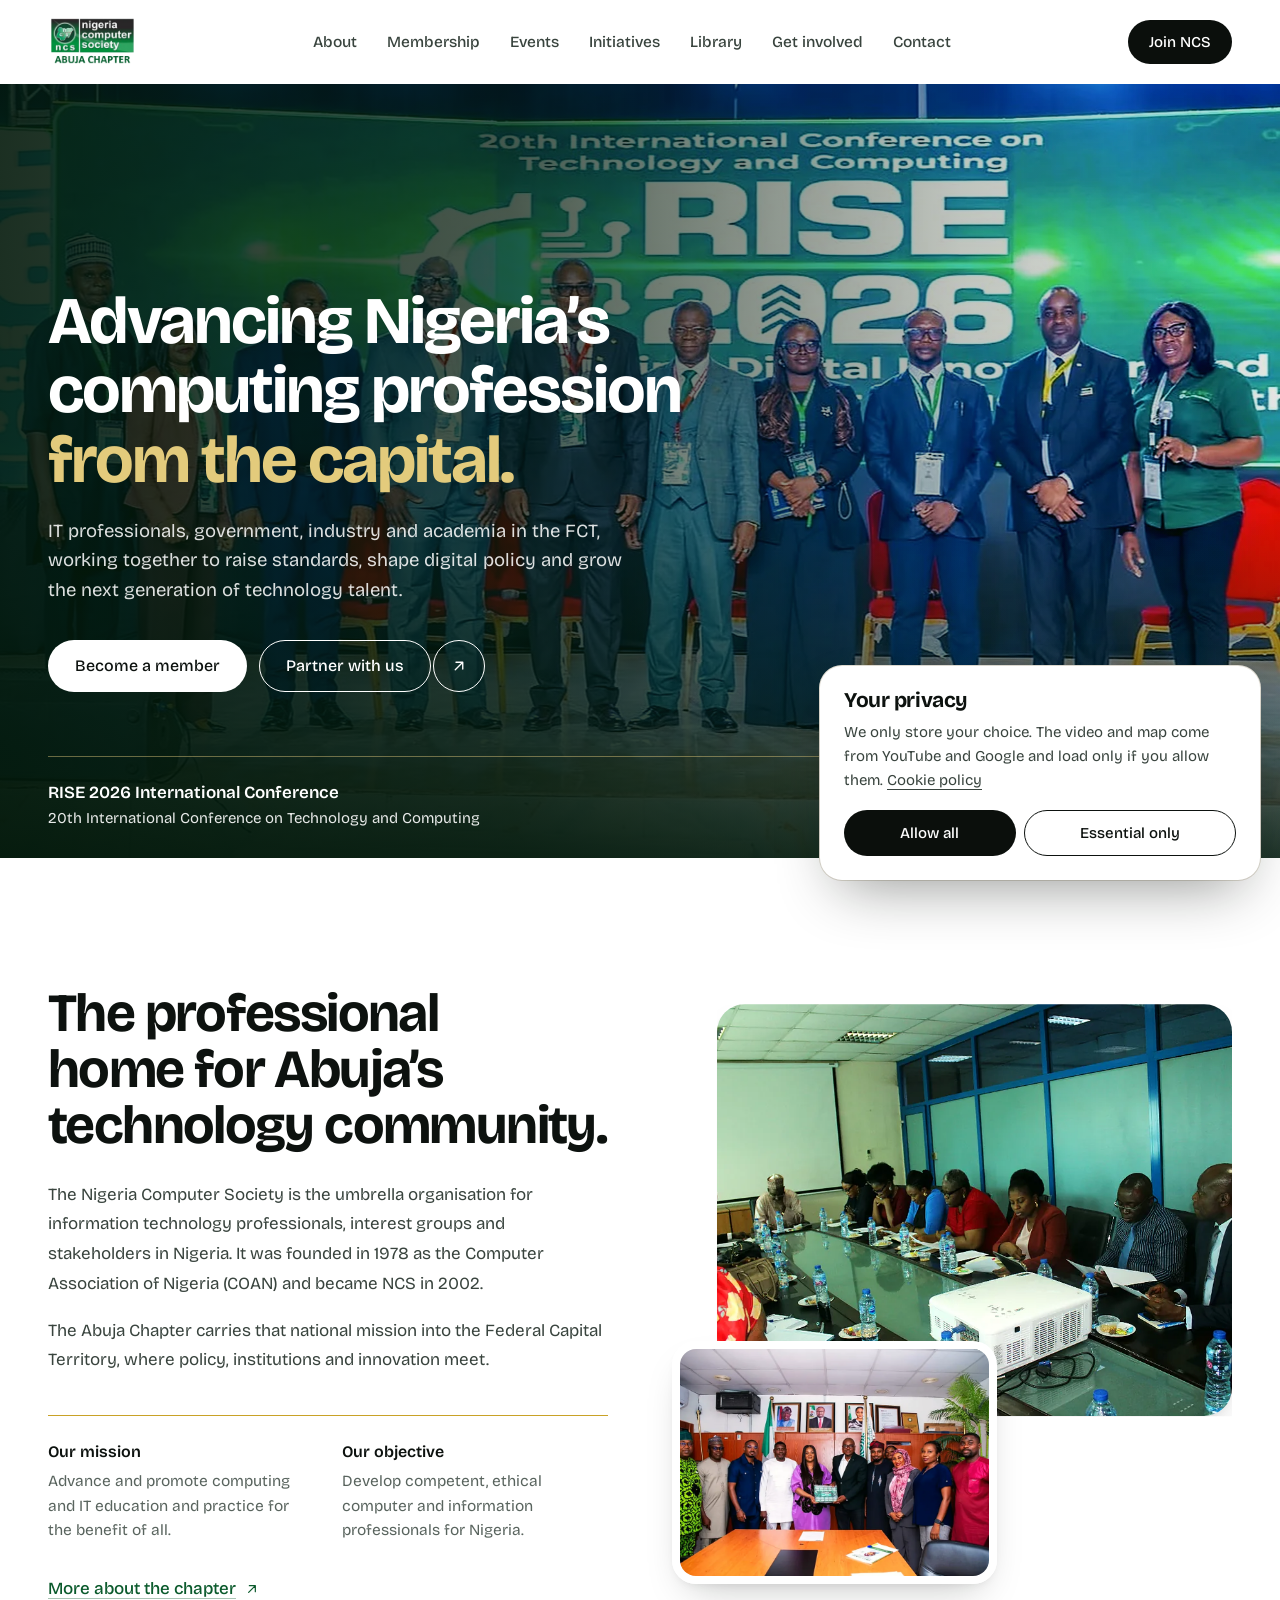
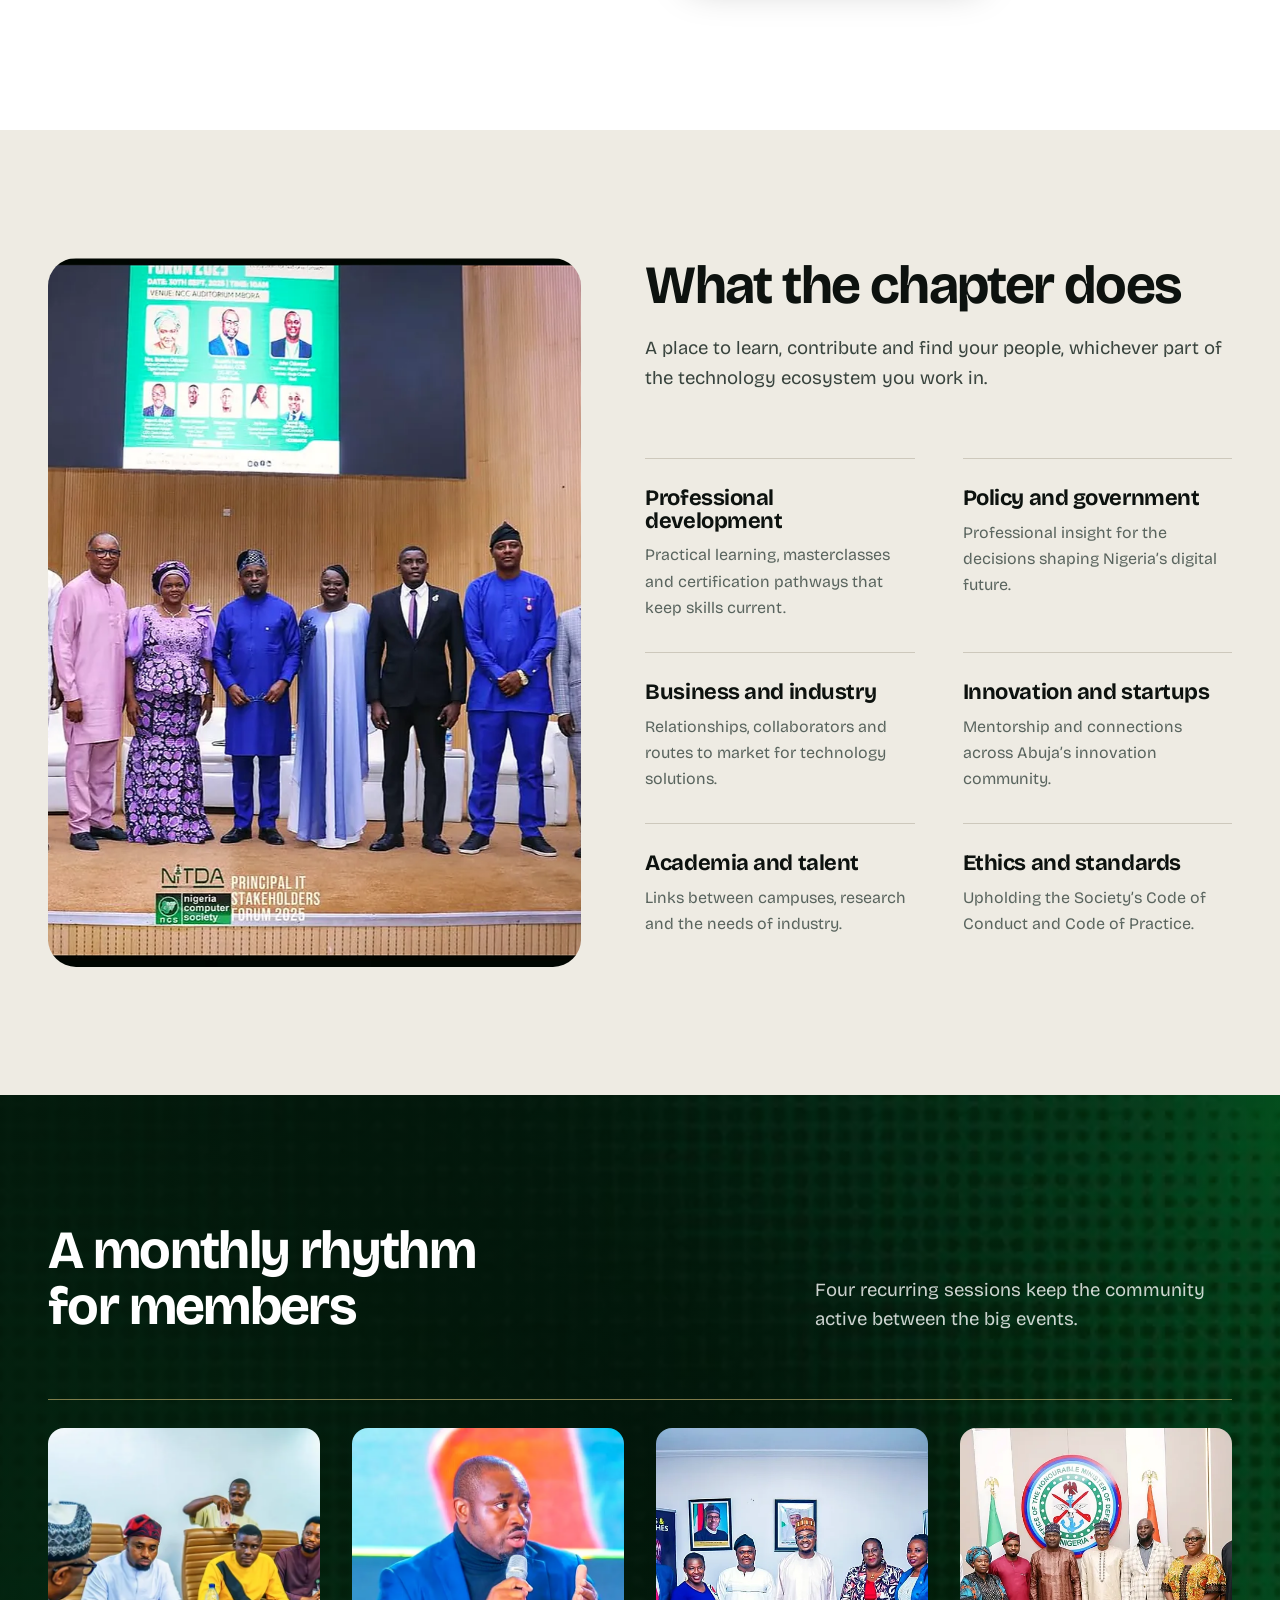
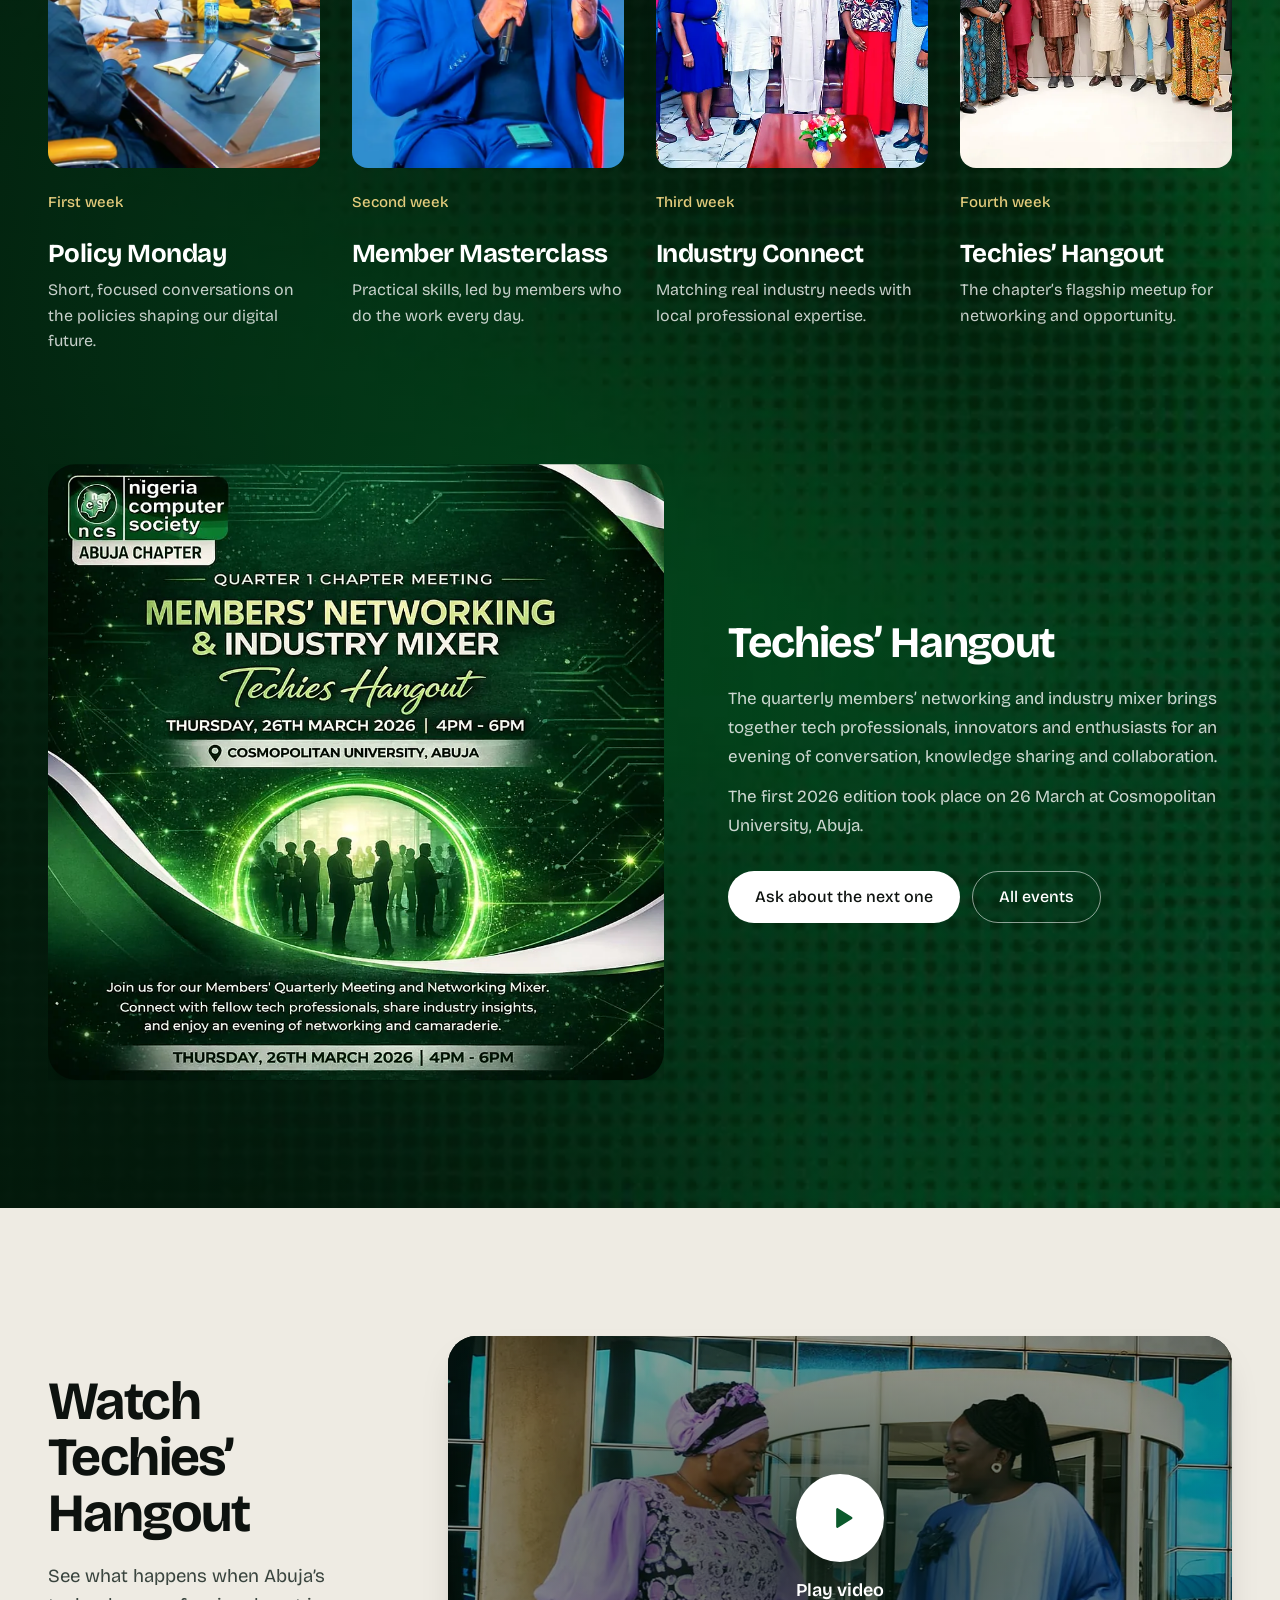
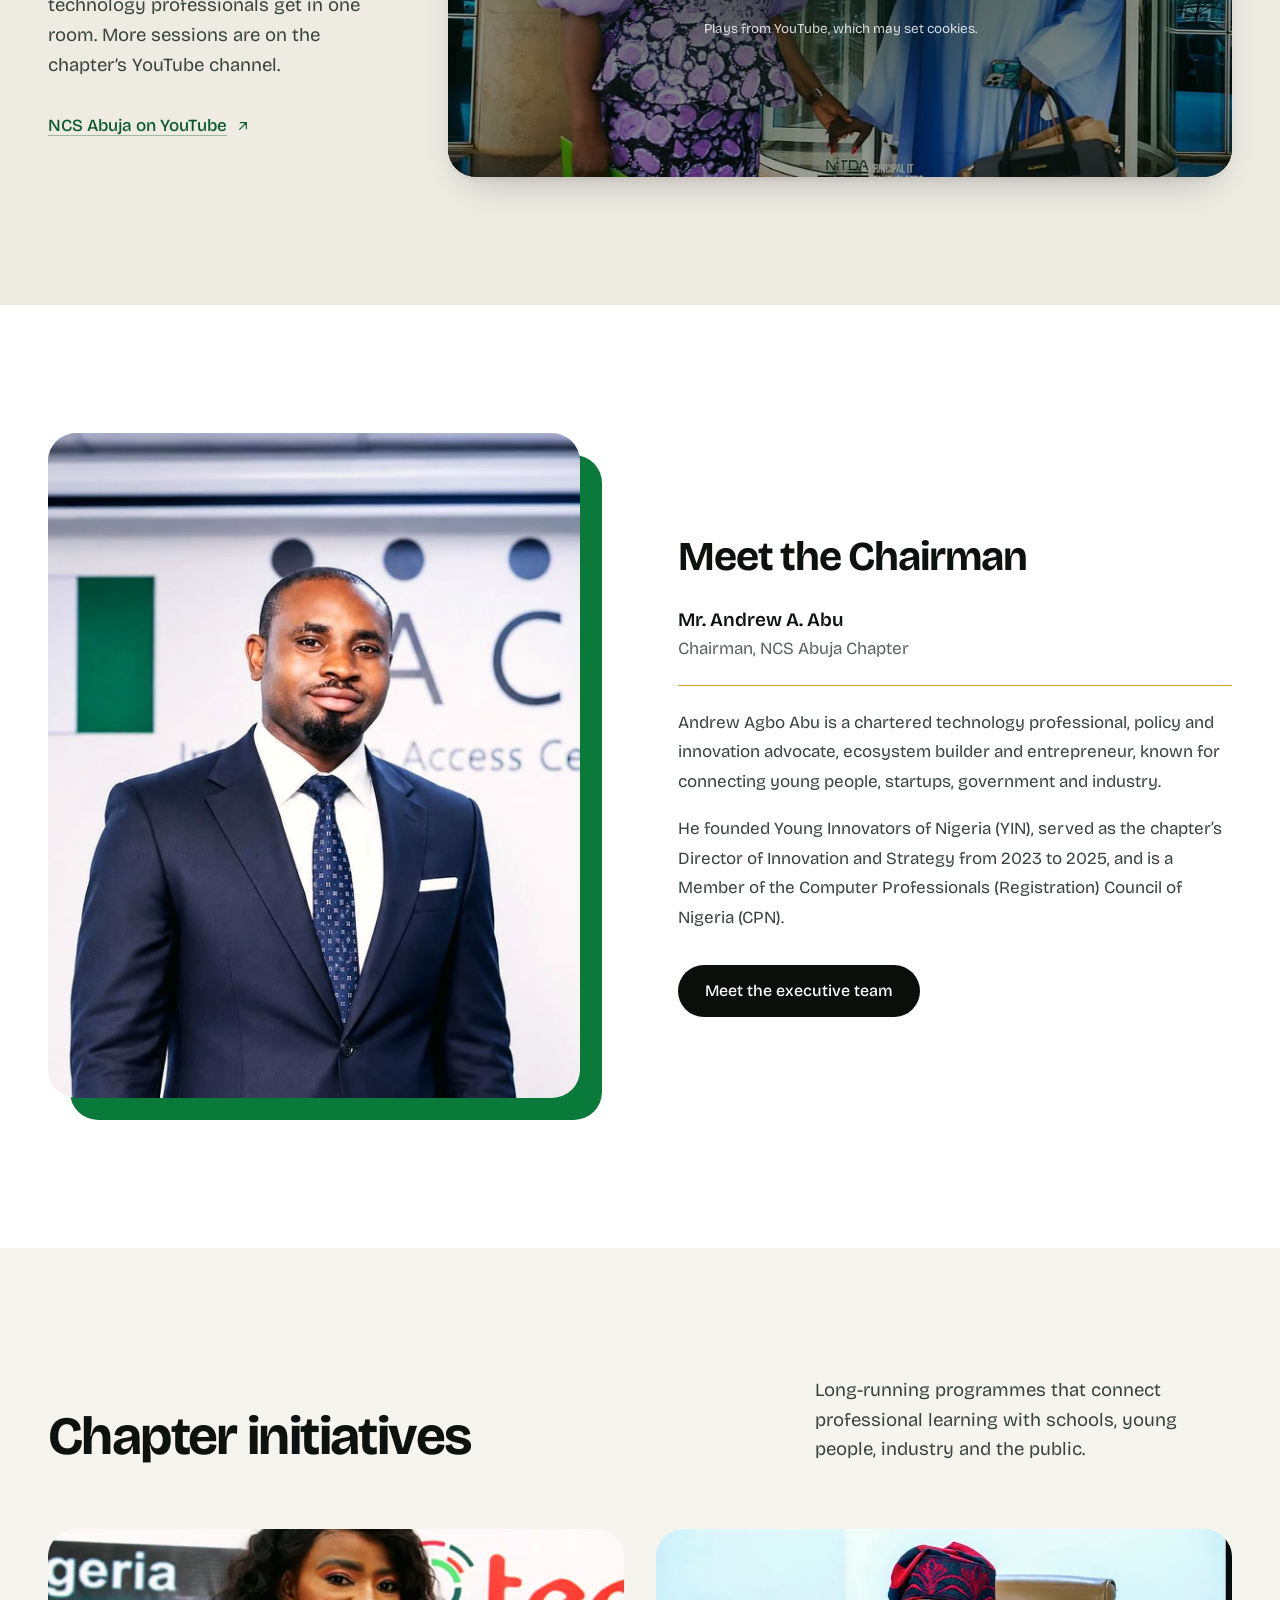
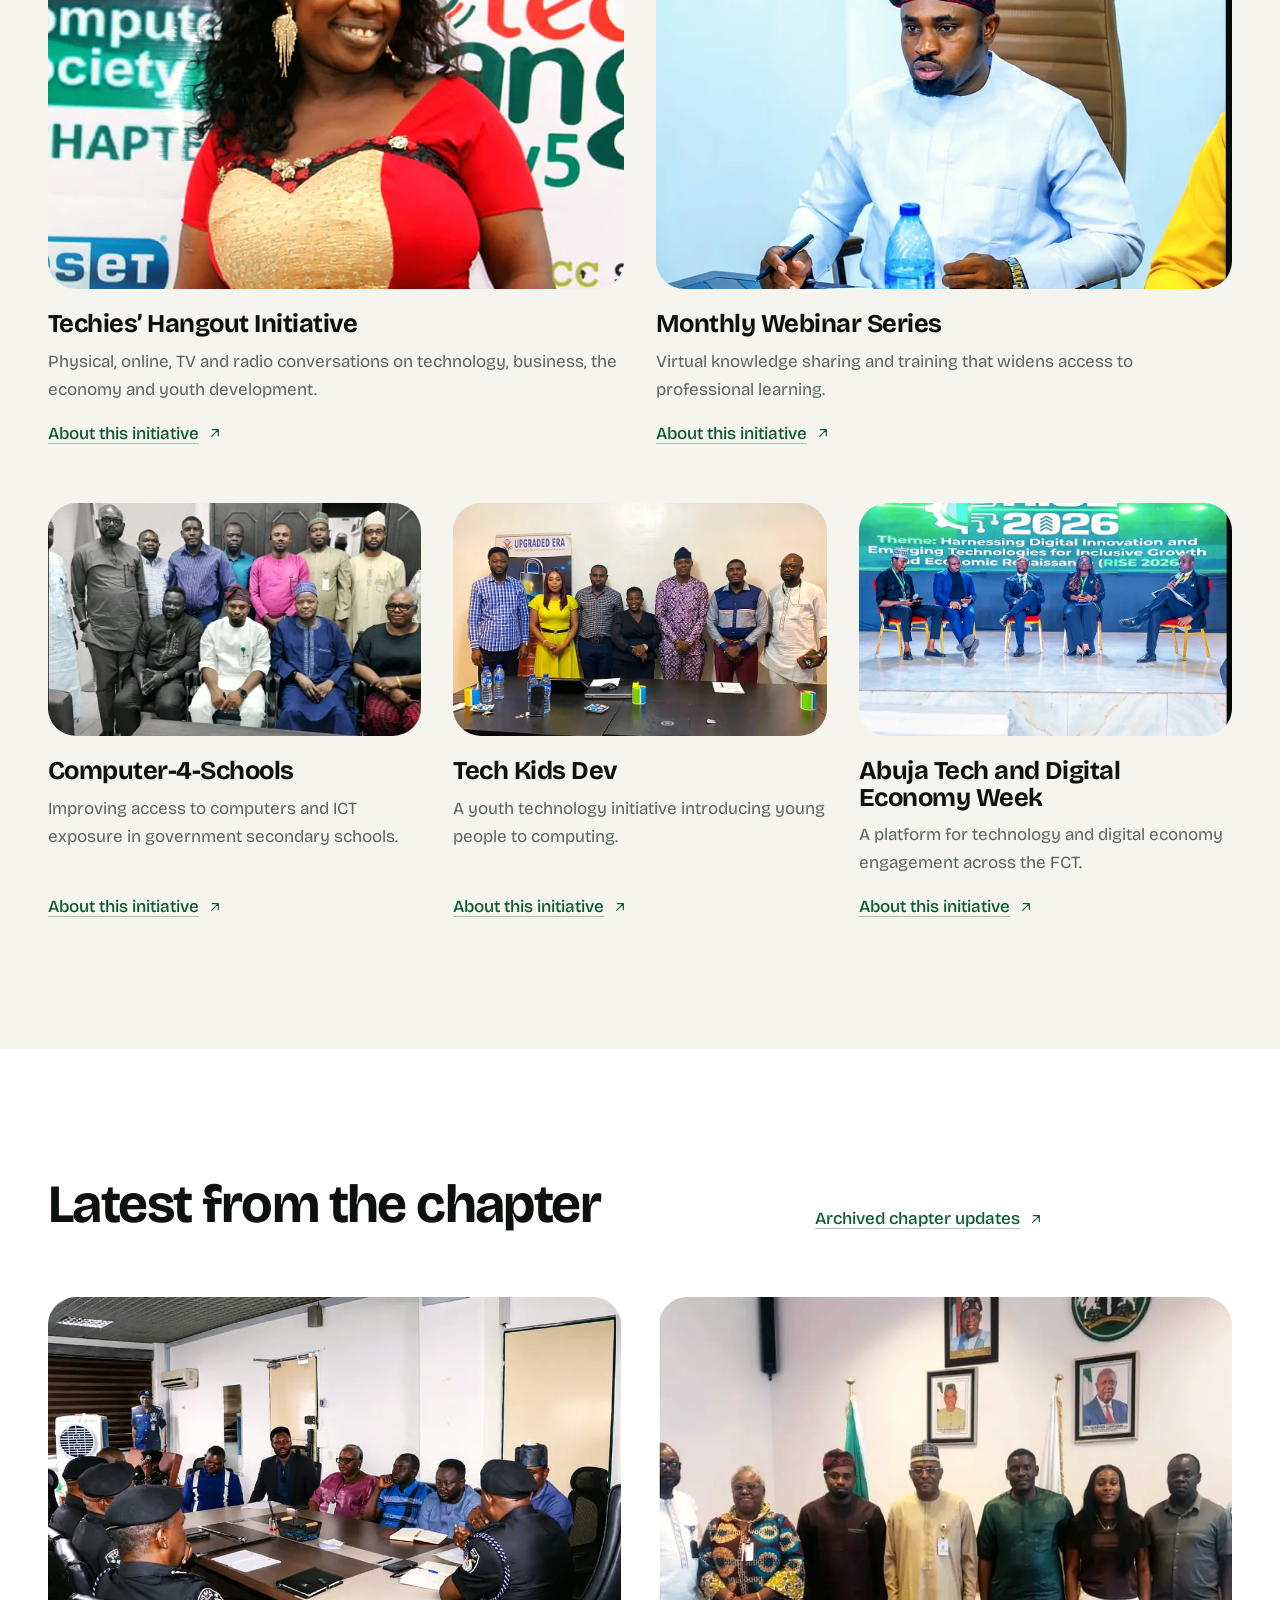
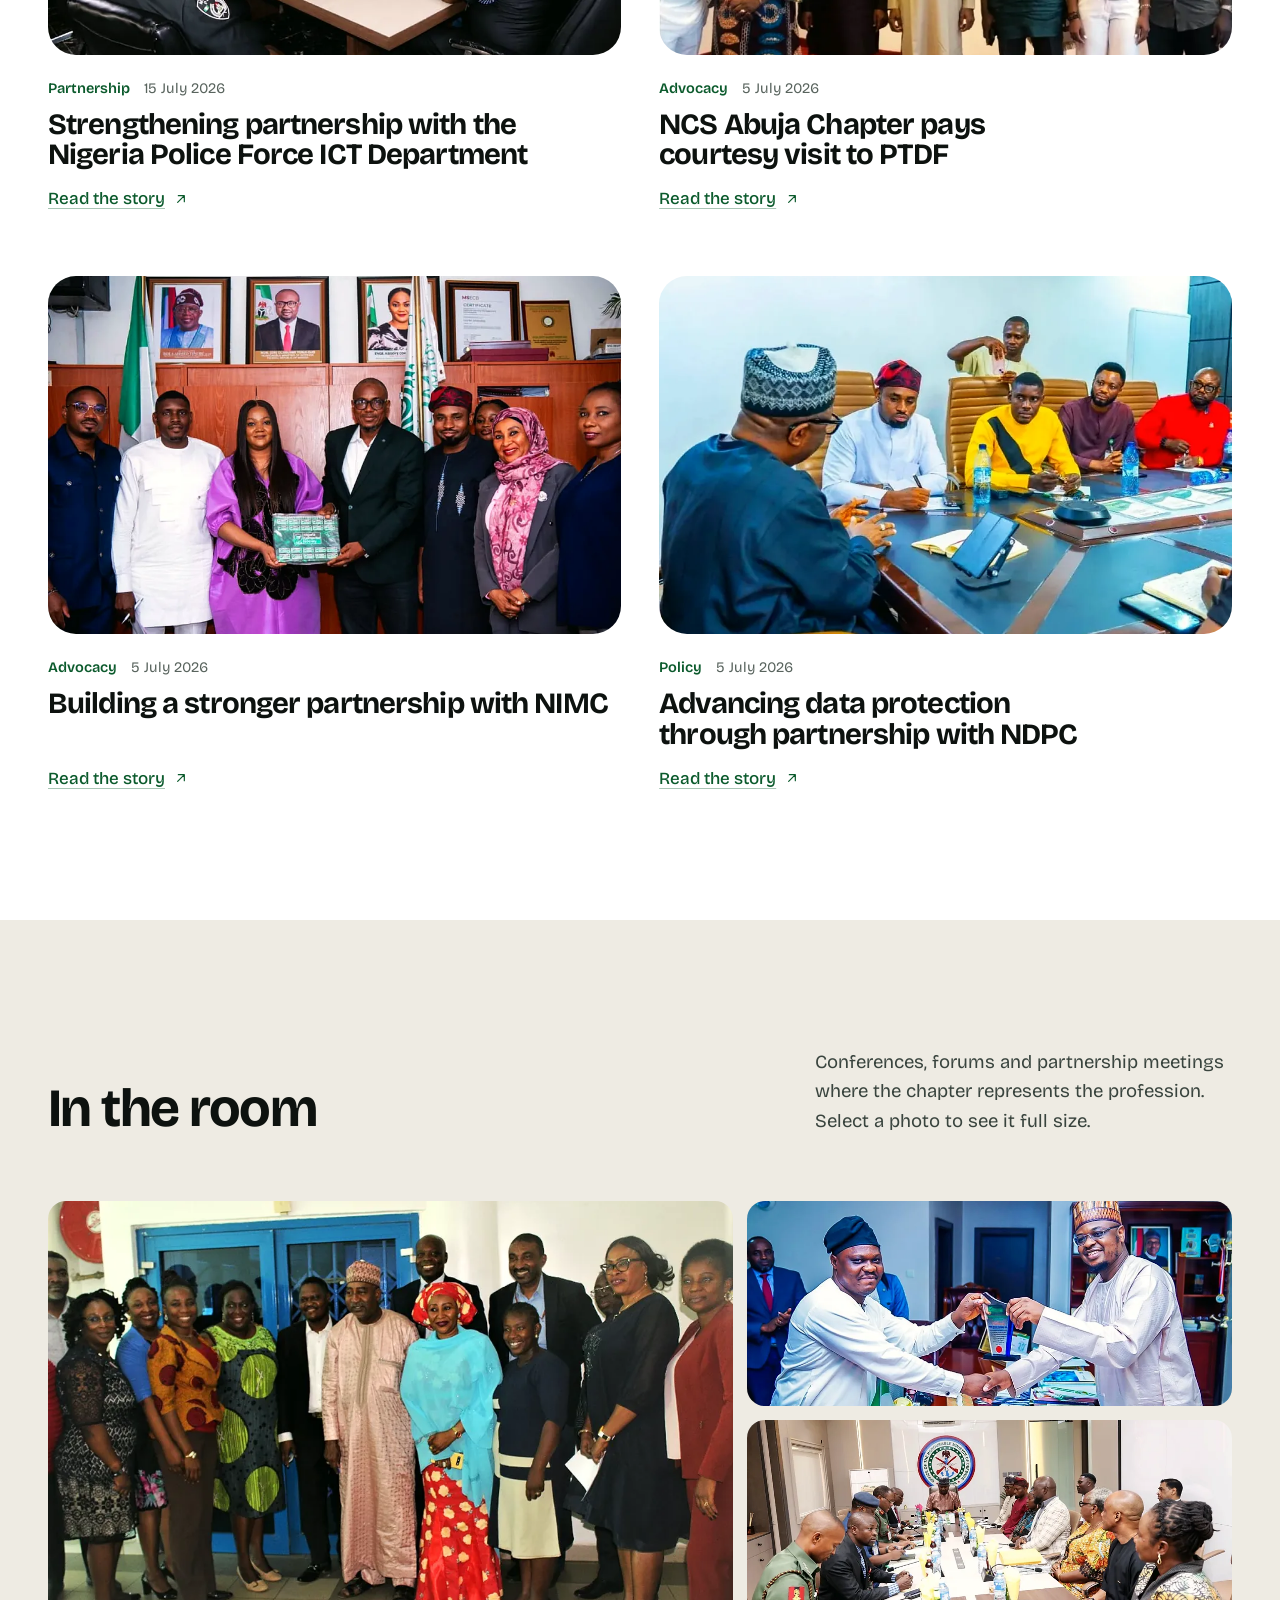
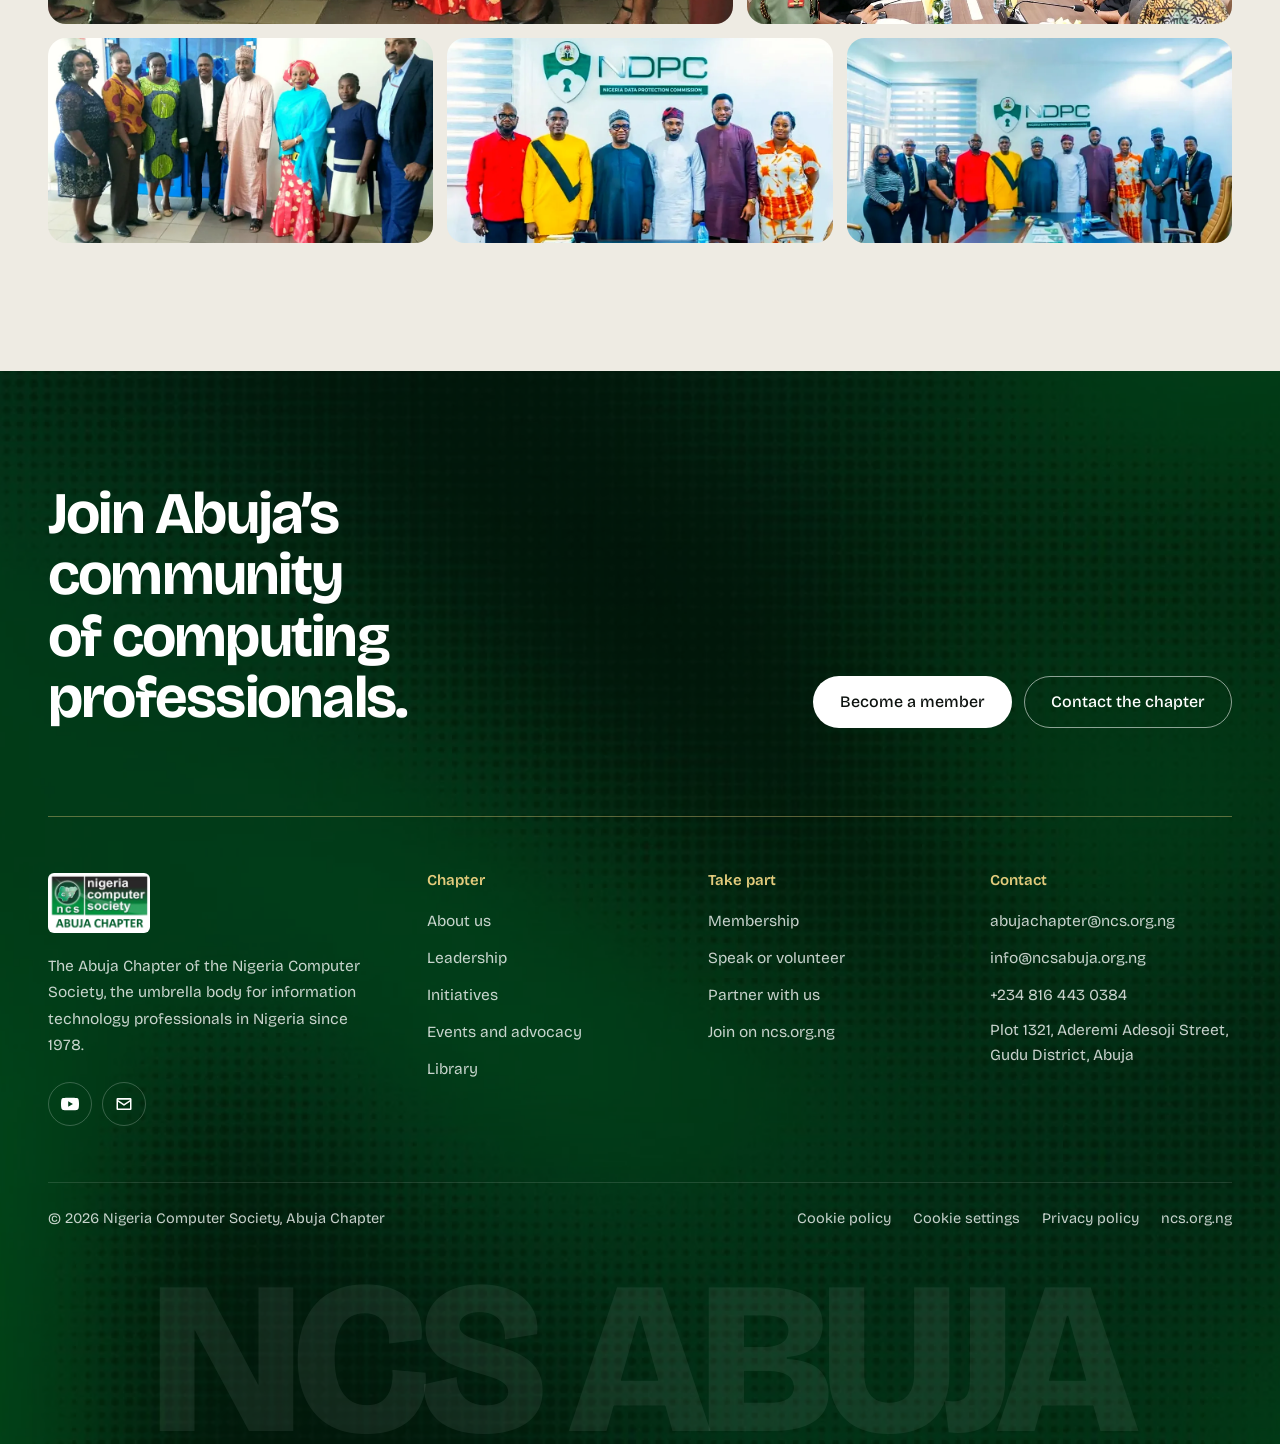
<file: index.html>
<!doctype html>
<html lang="en">
  <head>
    <meta charset="utf-8">
    <meta name="viewport" content="width=device-width, initial-scale=1">
    <meta name="theme-color" content="#ffffff">
    <title>NCS Abuja Chapter</title>
    <meta name="description" content="Nigeria Computer Society">
    <meta property="og:type" content="website">
    <meta property="og:title" content="NCS Abuja Chapter">
    <meta property="og:description" content="Nigeria Computer Society">
    <meta property="og:image" content="assets/img/rise-2026-delegates.webp">
    <link rel="icon" href="assets/favicon.svg" type="image/svg+xml">
    <link rel="preload" href="assets/fonts/bricolage-latin.woff2" as="font" type="font/woff2" crossorigin>
    <link rel="stylesheet" href="styles.css?v=39">
    <script src="site-shell.js?v=39" defer></script>
    <script src="script.js?v=39" defer></script>
  </head>
  <body data-page="home">
    <a class="skip-link" href="#main">Skip to content</a>
    <div data-site-header></div>

    <main id="main">
      <section class="hero on-dark" data-slider aria-roledescription="carousel" aria-labelledby="hero-title">
          <div class="slides">
            <figure class="slide is-active" data-title="RISE 2026 International Conference" data-meta="20th International Conference on Technology and Computing"><img src="assets/img/rise-2026-delegates.webp" srcset="assets/img/rise-2026-delegates-sm.webp 960w, assets/img/rise-2026-delegates.webp 1920w" sizes="100vw" width="1920" height="1456" alt="NCS delegates on stage at the RISE 2026 International Conference on Technology and Computing" decoding="async" fetchpriority="high"></figure>
            <figure class="slide" data-title="NITDA IT Stakeholders Forum" data-meta="Industry panel at the Principal IT Stakeholders Forum"><img src="assets/img/nitda-industry-panel.webp" srcset="assets/img/nitda-industry-panel-sm.webp 960w, assets/img/nitda-industry-panel.webp 1920w" sizes="100vw" width="1920" height="1154" alt="Speakers on an industry panel at the NITDA Principal IT Stakeholders Forum" loading="lazy" decoding="async"></figure>
            <figure class="slide" data-title="Nigeria Police Force ICT Department" data-meta="Partnership visit, July 2026"><img src="assets/img/police-ict-visit-group.webp" srcset="assets/img/police-ict-visit-group-sm.webp 960w, assets/img/police-ict-visit-group.webp 1920w" sizes="100vw" width="1920" height="1280" alt="NCS Abuja delegation with officers of the Nigeria Police Force ICT Department" loading="lazy" decoding="async"></figure>
            <figure class="slide" data-title="Nigeria Data Protection Commission" data-meta="Advocacy visit, July 2026"><img src="assets/img/ncs-abuja-at-ndpc-1.webp" srcset="assets/img/ncs-abuja-at-ndpc-1-sm.webp 960w, assets/img/ncs-abuja-at-ndpc-1.webp 1920w" sizes="100vw" width="1920" height="1442" alt="NCS Abuja Chairman presenting a document to the head of the Nigeria Data Protection Commission" loading="lazy" decoding="async"></figure>
            <figure class="slide" data-title="Nigeria Data Protection Bureau" data-meta="Stakeholder visit, 2022"><img src="assets/img/ndpb-visit-2022-group.webp" srcset="assets/img/ndpb-visit-2022-group-sm.webp 960w, assets/img/ndpb-visit-2022-group.webp 1920w" sizes="100vw" width="1920" height="1003" alt="NCS Abuja delegation at the Nigeria Data Protection Bureau" loading="lazy" decoding="async"></figure>
          </div>
          <div class="container hero-inner">
            <div class="hero-copy">
              <h1 id="hero-title">Advancing Nigeria’s computing profession <em>from the capital.</em></h1>
              <p class="lead">IT professionals, government, industry and academia in the FCT, working together to raise standards, shape digital policy and grow the next generation of technology talent.</p>
              <div class="actions">
                <a class="btn btn-light" href="https://www.ncs.org.ng/membership-2/" target="_blank" rel="noreferrer">Become a member</a>
                <a class="btn-pair" href="get-involved.html#partner"><span class="btn">Partner with us</span><span class="chip-arrow"><svg viewBox="0 0 24 24" fill="none" stroke="currentColor" stroke-width="1.8" stroke-linecap="round" stroke-linejoin="round" aria-hidden="true"><path d="M7 17 17 7M8 7h9v9"/></svg></span></a>
              </div>
            </div>
            <div class="hero-bar">
              <p class="hero-caption"><b data-slide-title>RISE 2026 International Conference</b><span data-slide-meta>20th International Conference on Technology and Computing</span></p>
              <div class="hero-controls">
                <div class="hero-dots" role="group" aria-label="Choose a photo">
                <button class="hero-dot" type="button" aria-label="Show photo 1: RISE 2026 International Conference" aria-current="true"></button>
                <button class="hero-dot" type="button" aria-label="Show photo 2: NITDA IT Stakeholders Forum"></button>
                <button class="hero-dot" type="button" aria-label="Show photo 3: Nigeria Police Force ICT Department"></button>
                <button class="hero-dot" type="button" aria-label="Show photo 4: Nigeria Data Protection Commission"></button>
                <button class="hero-dot" type="button" aria-label="Show photo 5: Nigeria Data Protection Bureau"></button>
                </div>
                <span class="hero-count tnum" data-slide-count>1 / 5</span>
                <button class="hero-arrow" type="button" data-prev aria-label="Previous photo"><svg viewBox="0 0 24 24" fill="none" stroke="currentColor" stroke-width="1.8" stroke-linecap="round" stroke-linejoin="round" aria-hidden="true"><path d="M19 12H5M11 6l-6 6 6 6"/></svg></button>
                <button class="hero-arrow" type="button" data-next aria-label="Next photo"><svg viewBox="0 0 24 24" fill="none" stroke="currentColor" stroke-width="1.8" stroke-linecap="round" stroke-linejoin="round" aria-hidden="true"><path d="M5 12h14M13 6l6 6-6 6"/></svg></button>
              </div>
            </div>
            <p class="visually-hidden" aria-live="polite" data-slide-live></p>
          </div>
        </section>


      <section class="section" aria-labelledby="about-title">
        <div class="container split">
          <div data-slide="left">
            <h2 class="h2" id="about-title">The professional home for Abuja’s technology community.</h2>
            <div class="body">
              <p>The Nigeria Computer Society is the umbrella organisation for information technology professionals, interest groups and stakeholders in Nigeria. It was founded in 1978 as the Computer Association of Nigeria (COAN) and became NCS in 2002.</p>
              <p>The Abuja Chapter carries that national mission into the Federal Capital Territory, where policy, institutions and innovation meet.</p>
            </div>
            <div class="facts">
              <div><h3>Our mission</h3><p>Advance and promote computing and IT education and practice for the benefit of all.</p></div>
              <div><h3>Our objective</h3><p>Develop competent, ethical computer and information professionals for Nigeria.</p></div>
            </div>
            <p style="margin-top:32px"><a class="text-link" href="about.html">More about the chapter <svg viewBox="0 0 24 24" fill="none" stroke="currentColor" stroke-width="1.8" stroke-linecap="round" stroke-linejoin="round" aria-hidden="true"><path d="M7 17 17 7M8 7h9v9"/></svg></a></p>
          </div>
          <div class="photo-pair">
            <div data-wipe style="border-radius:var(--radius-lg)"><img src="assets/img/chapter-boardroom-meeting.webp" srcset="assets/img/chapter-boardroom-meeting-sm.webp 960w, assets/img/chapter-boardroom-meeting.webp 1920w" sizes="(max-width: 920px) 90vw, 560px" width="1920" height="1280" alt="NCS Abuja members and stakeholders around a boardroom table" loading="lazy" decoding="async" class="p-main"></div>
            <img src="assets/img/ncs-nimc-1.webp" srcset="assets/img/ncs-nimc-1-sm.webp 960w, assets/img/ncs-nimc-1.webp 1920w" sizes="(max-width: 920px) 50vw, 300px" width="1920" height="1280" alt="NCS Abuja delegation with officials during a partnership visit to NIMC" loading="lazy" decoding="async" class="p-inset" data-slide="up" style="--d:300ms">
          </div>
        </div>
      </section>

      <section class="section stone" aria-labelledby="focus-title">
        <div class="container focus">
          <div class="focus-media" data-wipe><img src="assets/img/nitda-forum-delegates.webp" srcset="assets/img/nitda-forum-delegates-sm.webp 903w, assets/img/nitda-forum-delegates.webp 1614w" sizes="(max-width: 920px) 100vw, 480px" width="1614" height="1716" alt="NCS delegates at the NITDA Principal IT Stakeholders Forum" loading="lazy" decoding="async"></div>
          <div>
            <div class="head-solo" data-slide="right">
              <h2 class="h2" id="focus-title">What the chapter does</h2>
              <p class="lead">A place to learn, contribute and find your people, whichever part of the technology ecosystem you work in.</p>
            </div>
            <ul class="focus-list" data-stagger="up">
              <li><h3>Professional development</h3><p>Practical learning, masterclasses and certification pathways that keep skills current.</p></li>
              <li><h3>Policy and government</h3><p>Professional insight for the decisions shaping Nigeria’s digital future.</p></li>
              <li><h3>Business and industry</h3><p>Relationships, collaborators and routes to market for technology solutions.</p></li>
              <li><h3>Innovation and startups</h3><p>Mentorship and connections across Abuja’s innovation community.</p></li>
              <li><h3>Academia and talent</h3><p>Links between campuses, research and the needs of industry.</p></li>
              <li><h3>Ethics and standards</h3><p>Upholding the Society’s Code of Conduct and Code of Practice.</p></li>
            </ul>
          </div>
        </div>
      </section>

      <section class="section green-field on-dark" aria-labelledby="prog-title">
        <img class="field-bg" src="assets/img/bg-halftone.webp" alt="" loading="lazy">
        <div class="container">
          <div class="head" data-slide="up">
            <h2 class="h2" id="prog-title">A monthly rhythm for members</h2>
            <p class="lead">Four recurring sessions keep the community active between the big events.</p>
          </div>
          <ol class="weeks" data-stagger="up">
            <li><figure><img src="assets/img/chapter-policy-meeting.webp" srcset="assets/img/chapter-policy-meeting-sm.webp 960w, assets/img/chapter-policy-meeting.webp 1920w" sizes="(max-width: 600px) 100vw, 300px" width="1920" height="1383" alt="NCS Abuja members in a policy discussion" loading="lazy" decoding="async"></figure><span class="when">First week</span><h3>Policy Monday</h3><p>Short, focused conversations on the policies shaping our digital future.</p></li>
            <li><figure><img src="assets/img/andrew-abu-panel.webp" srcset="assets/img/andrew-abu-panel-sm.webp 960w, assets/img/andrew-abu-panel.webp 1920w" sizes="(max-width: 600px) 100vw, 300px" width="1920" height="1412" alt="Chapter Chairman Andrew A. Abu speaking on a panel" loading="lazy" decoding="async"></figure><span class="when">Second week</span><h3>Member Masterclass</h3><p>Practical skills, led by members who do the work every day.</p></li>
            <li><figure><img src="assets/img/ministry-visit-2022-group.webp" srcset="assets/img/ministry-visit-2022-group-sm.webp 960w, assets/img/ministry-visit-2022-group.webp 1920w" sizes="(max-width: 600px) 100vw, 300px" width="1920" height="1281" alt="NCS Abuja delegation with government officials" loading="lazy" decoding="async"></figure><span class="when">Third week</span><h3>Industry Connect</h3><p>Matching real industry needs with local professional expertise.</p></li>
            <li><figure><img src="assets/img/community-connection.webp" srcset="assets/img/community-connection-sm.webp 960w, assets/img/community-connection.webp 1920w" sizes="(max-width: 600px) 100vw, 300px" width="1920" height="1287" alt="Members connecting at a chapter gathering" loading="lazy" decoding="async"></figure><span class="when">Fourth week</span><h3>Techies’ Hangout</h3><p>The chapter’s flagship meetup for networking and opportunity.</p></li>
          </ol>
          <div class="feature-row">
            <div data-wipe style="border-radius:var(--radius-lg)"><img src="assets/img/ncs-techies.webp" srcset="assets/img/ncs-techies-sm.webp 960w, assets/img/ncs-techies.webp 1920w" sizes="(max-width: 920px) 100vw, 500px" width="1920" height="1920" alt="Poster for the NCS Abuja Q1 Members’ Networking and Industry Mixer, Techies’ Hangout, 26 March 2026 at Cosmopolitan University, Abuja" loading="lazy" decoding="async"></div>
            <div data-slide="right">
              <h3>Techies’ Hangout</h3>
              <p>The quarterly members’ networking and industry mixer brings together tech professionals, innovators and enthusiasts for an evening of conversation, knowledge sharing and collaboration.</p>
              <p>The first 2026 edition took place on 26 March at Cosmopolitan University, Abuja.</p>
              <div class="actions">
                <a class="btn btn-light" href="mailto:info@ncsabuja.org.ng?subject=Next%20Techies%E2%80%99%20Hangout">Ask about the next one</a>
                <a class="btn btn-outline-light" href="events.html">All events</a>
              </div>
            </div>
          </div>
        </div>
      </section>

      <section class="section stone" id="video" aria-labelledby="video-title">
        <div class="container video-layout">
          <div data-slide="left">
            <h2 class="h2" id="video-title">Watch Techies’ Hangout</h2>
            <p class="lead" style="margin:20px 0 32px">See what happens when Abuja’s technology professionals get in one room. More sessions are on the chapter’s YouTube channel.</p>
            <a class="text-link" href="https://www.youtube.com/@ncsabujachapter7278" target="_blank" rel="noreferrer">NCS Abuja on YouTube <svg viewBox="0 0 24 24" fill="none" stroke="currentColor" stroke-width="1.8" stroke-linecap="round" stroke-linejoin="round" aria-hidden="true"><path d="M7 17 17 7M8 7h9v9"/></svg></a>
          </div>
          <div class="embed embed-video" data-slide="right" data-src="https://www.youtube-nocookie.com/embed/W6KKDGB4hZ4" data-title="Techies’ Hangout by NCS Abuja Chapter">
            <button class="embed-facade" type="button" data-load-embed>
              <img src="assets/img/nitda-forum-community.webp" srcset="assets/img/nitda-forum-community-sm.webp 960w, assets/img/nitda-forum-community.webp 1920w" sizes="(max-width: 920px) 100vw, 720px" width="1920" height="1319" alt="Participants at the NITDA Principal IT Stakeholders Forum" loading="lazy" decoding="async">
              <span class="play"><i><svg viewBox="0 0 24 24" fill="currentColor" aria-hidden="true"><path d="M7 4.5v15a1 1 0 0 0 1.5.86l12-7.5a1 1 0 0 0 0-1.72l-12-7.5A1 1 0 0 0 7 4.5Z"/></svg></i><b>Play video</b><small>Plays from YouTube, which may set cookies.</small></span>
            </button>
          </div>
        </div>
      </section>

      <section class="section" aria-labelledby="chair-title">
        <div class="container leader">
          <div class="leader-photo" data-slide="left"><img src="assets/img/team/andrew-abu-portrait.webp" width="1600" height="1384" alt="Portrait of Andrew A. Abu, Chairman of NCS Abuja Chapter" loading="lazy" decoding="async"></div>
          <div data-slide="right">
            <h2 id="chair-title">Meet the Chairman</h2>
            <div class="leader-name"><b>Mr. Andrew A. Abu</b><span>Chairman, NCS Abuja Chapter</span></div>
            <div class="body">
              <p>Andrew Agbo Abu is a chartered technology professional, policy and innovation advocate, ecosystem builder and entrepreneur, known for connecting young people, startups, government and industry.</p>
              <p>He founded Young Innovators of Nigeria (YIN), served as the chapter’s Director of Innovation and Strategy from 2023 to 2025, and is a Member of the Computer Professionals (Registration) Council of Nigeria (CPN).</p>
            </div>
            <div class="actions" style="margin-top:32px"><a class="btn btn-dark" href="about.html#leadership">Meet the executive team</a></div>
          </div>
        </div>
      </section>

      <section class="section stone-2" aria-labelledby="init-title">
        <div class="container">
          <div class="head" data-slide="up">
            <h2 class="h2" id="init-title">Chapter initiatives</h2>
            <p class="lead">Long-running programmes that connect professional learning with schools, young people, industry and the public.</p>
          </div>
          <div class="init-cards" data-stagger="up">
            <a class="init-card" href="initiatives.html#thi"><div class="media"><img src="assets/img/techies-hangout-member.webp" srcset="assets/img/techies-hangout-member-sm.webp 960w, assets/img/techies-hangout-member.webp 1920w" sizes="(max-width: 760px) 100vw, 620px" width="1920" height="1920" alt="A member at the Techies’ Hangout" loading="lazy" decoding="async"></div><h3>Techies’ Hangout Initiative</h3><p>Physical, online, TV and radio conversations on technology, business, the economy and youth development.</p><span class="text-link">About this initiative <svg viewBox="0 0 24 24" fill="none" stroke="currentColor" stroke-width="1.8" stroke-linecap="round" stroke-linejoin="round" aria-hidden="true"><path d="M7 17 17 7M8 7h9v9"/></svg></span></a>
            <a class="init-card" href="initiatives.html#mws"><div class="media"><img src="assets/img/chapter-meeting-speaker.webp" srcset="assets/img/chapter-meeting-speaker-sm.webp 960w, assets/img/chapter-meeting-speaker.webp 1920w" sizes="(max-width: 760px) 100vw, 620px" width="1920" height="1410" alt="A speaker at a chapter session" loading="lazy" decoding="async"></div><h3>Monthly Webinar Series</h3><p>Virtual knowledge sharing and training that widens access to professional learning.</p><span class="text-link">About this initiative <svg viewBox="0 0 24 24" fill="none" stroke="currentColor" stroke-width="1.8" stroke-linecap="round" stroke-linejoin="round" aria-hidden="true"><path d="M7 17 17 7M8 7h9v9"/></svg></span></a>
            <a class="init-card" href="initiatives.html#c4s"><div class="media"><img src="assets/img/chapter-office-meeting.webp" srcset="assets/img/chapter-office-meeting-sm.webp 960w, assets/img/chapter-office-meeting.webp 1920w" sizes="(max-width: 760px) 100vw, 620px" width="1920" height="1806" alt="NCS Abuja members at a chapter meeting" loading="lazy" decoding="async"></div><h3>Computer-4-Schools</h3><p>Improving access to computers and ICT exposure in government secondary schools.</p><span class="text-link">About this initiative <svg viewBox="0 0 24 24" fill="none" stroke="currentColor" stroke-width="1.8" stroke-linecap="round" stroke-linejoin="round" aria-hidden="true"><path d="M7 17 17 7M8 7h9v9"/></svg></span></a>
            <a class="init-card" href="initiatives.html#tkd"><div class="media"><img src="assets/img/chapter-meeting-group.webp" srcset="assets/img/chapter-meeting-group-sm.webp 960w, assets/img/chapter-meeting-group.webp 1920w" sizes="(max-width: 760px) 100vw, 620px" width="1920" height="1387" alt="NCS Abuja members and partners after a working session" loading="lazy" decoding="async"></div><h3>Tech Kids Dev</h3><p>A youth technology initiative introducing young people to computing.</p><span class="text-link">About this initiative <svg viewBox="0 0 24 24" fill="none" stroke="currentColor" stroke-width="1.8" stroke-linecap="round" stroke-linejoin="round" aria-hidden="true"><path d="M7 17 17 7M8 7h9v9"/></svg></span></a>
            <a class="init-card" href="initiatives.html#atdw"><div class="media"><img src="assets/img/rise-2026-panel.webp" srcset="assets/img/rise-2026-panel-sm.webp 960w, assets/img/rise-2026-panel.webp 1920w" sizes="(max-width: 760px) 100vw, 620px" width="1920" height="1388" alt="Panel session at the RISE 2026 technology conference" loading="lazy" decoding="async"></div><h3>Abuja Tech and Digital Economy Week</h3><p>A platform for technology and digital economy engagement across the FCT.</p><span class="text-link">About this initiative <svg viewBox="0 0 24 24" fill="none" stroke="currentColor" stroke-width="1.8" stroke-linecap="round" stroke-linejoin="round" aria-hidden="true"><path d="M7 17 17 7M8 7h9v9"/></svg></span></a>
          </div>
        </div>
      </section>

      <section class="section" aria-labelledby="news-title">
        <div class="container">
          <div class="head" data-slide="up">
            <h2 class="h2" id="news-title">Latest from the chapter</h2>
            <p><a class="text-link" href="https://web.archive.org/web/20260511001233/https://ncsabuja.org.ng/category/advocacy/" target="_blank" rel="noreferrer">Archived chapter updates <svg viewBox="0 0 24 24" fill="none" stroke="currentColor" stroke-width="1.8" stroke-linecap="round" stroke-linejoin="round" aria-hidden="true"><path d="M7 17 17 7M8 7h9v9"/></svg></a></p>
          </div>
          <div class="news" data-stagger="up">
            <a class="story" href="events.html#visits-title"><div class="media"><img src="assets/img/police-ict-visit-meeting.webp" srcset="assets/img/police-ict-visit-meeting-sm.webp 960w, assets/img/police-ict-visit-meeting.webp 1920w" sizes="(max-width: 760px) 100vw, 620px" width="1920" height="1275" alt="NCS Abuja and Nigeria Police Force ICT Department officers in a meeting" loading="lazy" decoding="async"></div><p class="news-meta"><b>Partnership</b><time datetime="2026-07-15">15 July 2026</time></p><h3>Strengthening partnership with the Nigeria Police Force ICT Department</h3><span class="text-link">Read the story <svg viewBox="0 0 24 24" fill="none" stroke="currentColor" stroke-width="1.8" stroke-linecap="round" stroke-linejoin="round" aria-hidden="true"><path d="M7 17 17 7M8 7h9v9"/></svg></span></a>
            <a class="story" href="https://web.archive.org/web/20260710103219/https://ncsabuja.org.ng/2026/07/05/ncs-abuja-chapter-pays-courtesy-visit-to-ptdf/" target="_blank" rel="noreferrer"><div class="media"><img src="assets/img/ptdf-visit-group.webp" srcset="assets/img/ptdf-visit-group-sm.webp 960w, assets/img/ptdf-visit-group.webp 1920w" sizes="(max-width: 760px) 100vw, 620px" width="1920" height="1253" alt="NCS Abuja delegation with PTDF officials" loading="lazy" decoding="async"></div><p class="news-meta"><b>Advocacy</b><time datetime="2026-07-05">5 July 2026</time></p><h3>NCS Abuja Chapter pays courtesy visit to PTDF</h3><span class="text-link">Read the story <svg viewBox="0 0 24 24" fill="none" stroke="currentColor" stroke-width="1.8" stroke-linecap="round" stroke-linejoin="round" aria-hidden="true"><path d="M7 17 17 7M8 7h9v9"/></svg></span></a>
            <a class="story" href="https://web.archive.org/web/20260710112147/https://ncsabuja.org.ng/2026/07/05/ncs-abuja-chapters-advocacy-partnership-visit-to-nimc/" target="_blank" rel="noreferrer"><div class="media"><img src="assets/img/nimc-visit-presentation.webp" srcset="assets/img/nimc-visit-presentation-sm.webp 960w, assets/img/nimc-visit-presentation.webp 1920w" sizes="(max-width: 760px) 100vw, 620px" width="1920" height="1280" alt="NCS Abuja delegation presenting a plaque at NIMC" loading="lazy" decoding="async"></div><p class="news-meta"><b>Advocacy</b><time datetime="2026-07-05">5 July 2026</time></p><h3>Building a stronger partnership with NIMC</h3><span class="text-link">Read the story <svg viewBox="0 0 24 24" fill="none" stroke="currentColor" stroke-width="1.8" stroke-linecap="round" stroke-linejoin="round" aria-hidden="true"><path d="M7 17 17 7M8 7h9v9"/></svg></span></a>
            <a class="story" href="https://web.archive.org/web/20260710111535/https://ncsabuja.org.ng/2026/07/05/ncs-abuja-chapters-advocacy-partnership-visit-to-ndpc/" target="_blank" rel="noreferrer"><div class="media"><img src="assets/img/ndpc-visit-meeting.webp" srcset="assets/img/ndpc-visit-meeting-sm.webp 960w, assets/img/ndpc-visit-meeting.webp 1920w" sizes="(max-width: 760px) 100vw, 620px" width="1920" height="1444" alt="NCS Abuja representatives meeting the NDPC National Commissioner" loading="lazy" decoding="async"></div><p class="news-meta"><b>Policy</b><time datetime="2026-07-05">5 July 2026</time></p><h3>Advancing data protection through partnership with NDPC</h3><span class="text-link">Read the story <svg viewBox="0 0 24 24" fill="none" stroke="currentColor" stroke-width="1.8" stroke-linecap="round" stroke-linejoin="round" aria-hidden="true"><path d="M7 17 17 7M8 7h9v9"/></svg></span></a>
          </div>
        </div>
      </section>

      <section class="section stone" aria-labelledby="gallery-title">
        <div class="container">
          <div class="head" data-slide="up">
            <h2 class="h2" id="gallery-title">In the room</h2>
            <p class="lead">Conferences, forums and partnership meetings where the chapter represents the profession. Select a photo to see it full size.</p>
          </div>
          <div class="gallery" data-stagger="up">
            <figure><img src="assets/img/chapter-group-photo.webp" srcset="assets/img/chapter-group-photo-sm.webp 960w, assets/img/chapter-group-photo.webp 1920w" sizes="(max-width: 920px) 100vw, 720px" width="1920" height="1280" alt="NCS Abuja members and guests in a group photo" loading="lazy" decoding="async"><figcaption>Chapter members and guests</figcaption></figure>
            <figure><img src="assets/img/ministry-visit-2022-handshake.webp" srcset="assets/img/ministry-visit-2022-handshake-sm.webp 960w, assets/img/ministry-visit-2022-handshake.webp 1920w" sizes="(max-width: 920px) 50vw, 520px" width="1920" height="1382" alt="NCS Abuja chairman exchanging a gift with a government official" loading="lazy" decoding="async"><figcaption>Courtesy visit, 2022</figcaption></figure>
            <figure><img src="assets/img/ministry-partnership-delegation.webp" srcset="assets/img/ministry-partnership-delegation-sm.webp 960w, assets/img/ministry-partnership-delegation.webp 1920w" sizes="(max-width: 920px) 50vw, 520px" width="1920" height="1262" alt="NCS Abuja delegation during an institutional visit" loading="lazy" decoding="async"><figcaption>Institutional visit</figcaption></figure>
            <figure><img src="assets/img/chapter-visit-group.webp" srcset="assets/img/chapter-visit-group-sm.webp 960w, assets/img/chapter-visit-group.webp 1920w" sizes="(max-width: 920px) 100vw, 420px" width="1920" height="1440" alt="NCS Abuja members and guests after a visit" loading="lazy" decoding="async"><figcaption>Chapter engagement</figcaption></figure>
            <figure><img src="assets/img/ncs-abuja-at-ndpc.webp" srcset="assets/img/ncs-abuja-at-ndpc-sm.webp 960w, assets/img/ncs-abuja-at-ndpc.webp 1920w" sizes="(max-width: 920px) 50vw, 420px" width="1920" height="1444" alt="NCS Abuja representatives with the Nigeria Data Protection Commission" loading="lazy" decoding="async"><figcaption>Meeting at NDPC</figcaption></figure>
            <figure><img src="assets/img/ncs-abuja-at-ndpc-2.webp" srcset="assets/img/ncs-abuja-at-ndpc-2-sm.webp 960w, assets/img/ncs-abuja-at-ndpc-2.webp 1920w" sizes="(max-width: 920px) 50vw, 420px" width="1920" height="1444" alt="NCS Abuja delegation during an advocacy visit to the Nigeria Data Protection Commission" loading="lazy" decoding="async"><figcaption>NDPC advocacy visit</figcaption></figure>
          </div>
        </div>
      </section>
    </main>

    <div data-site-footer></div>
  </body>
</html>
</file>
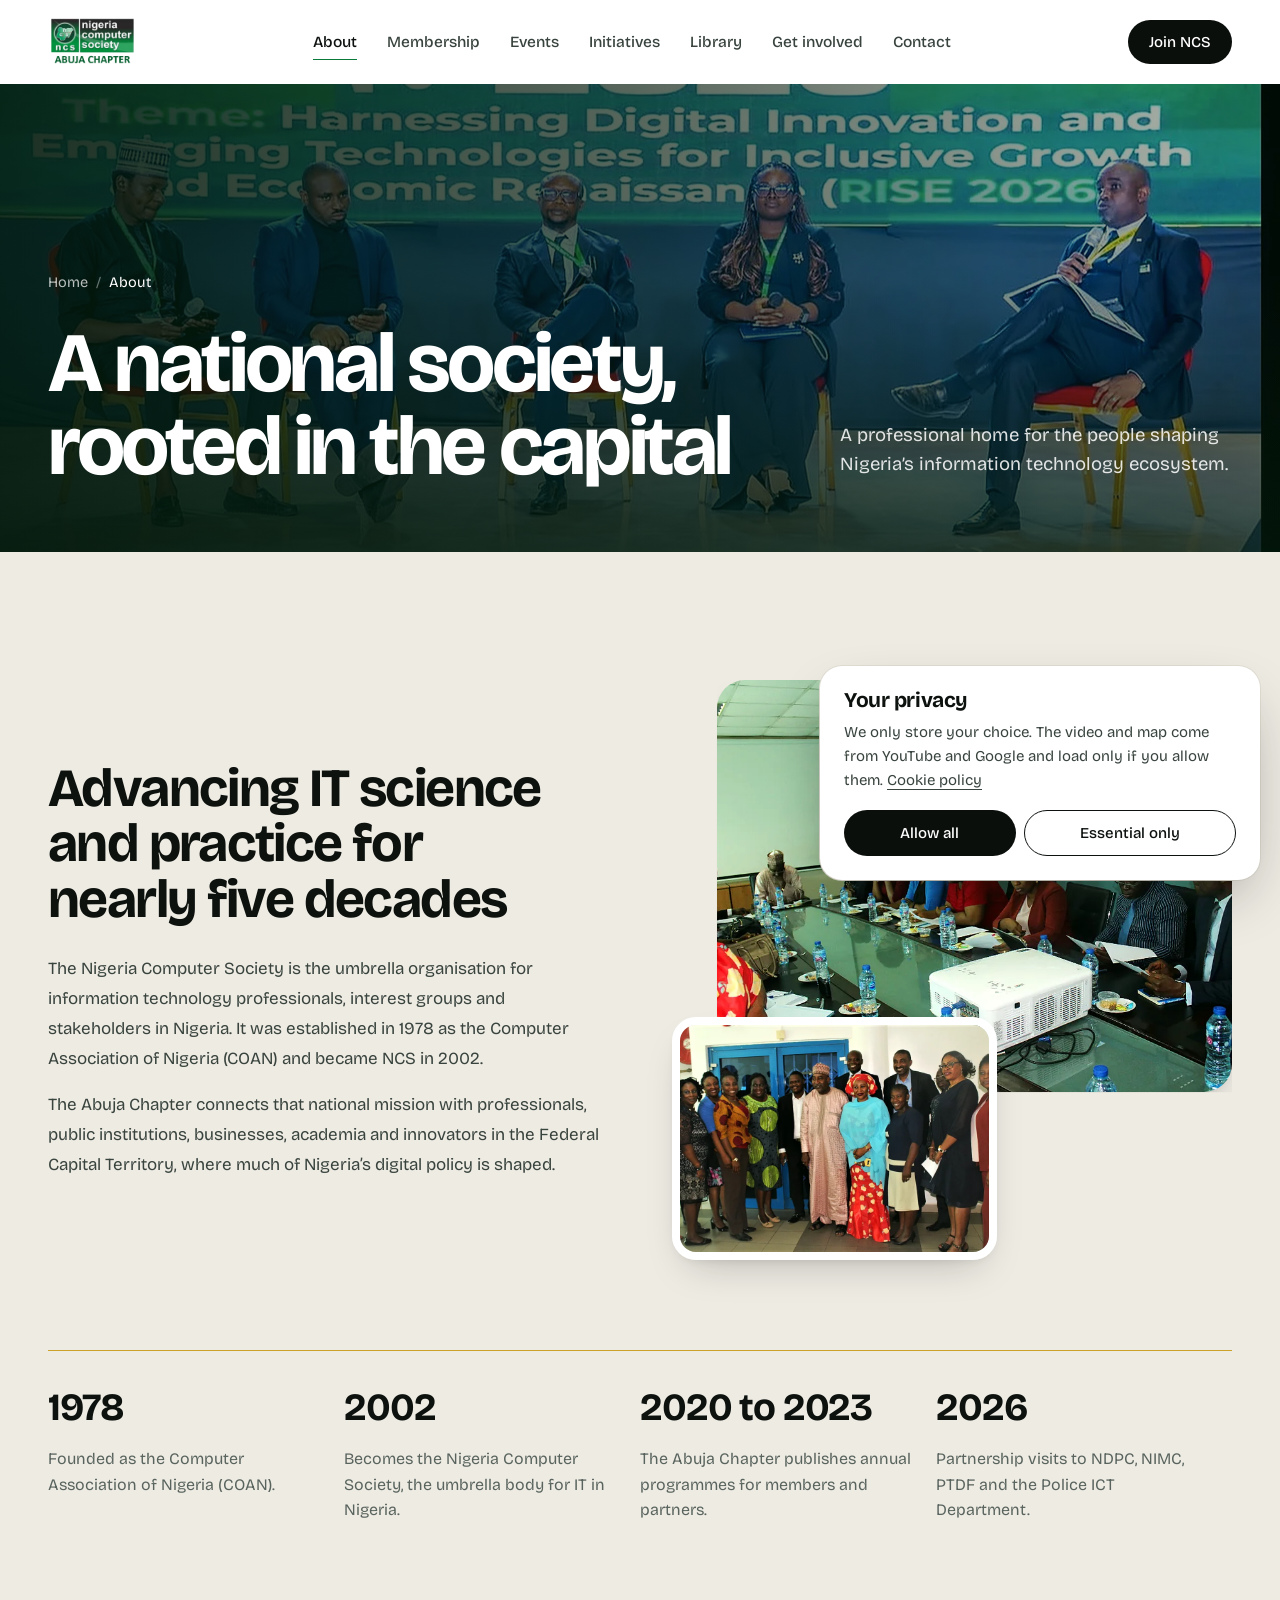
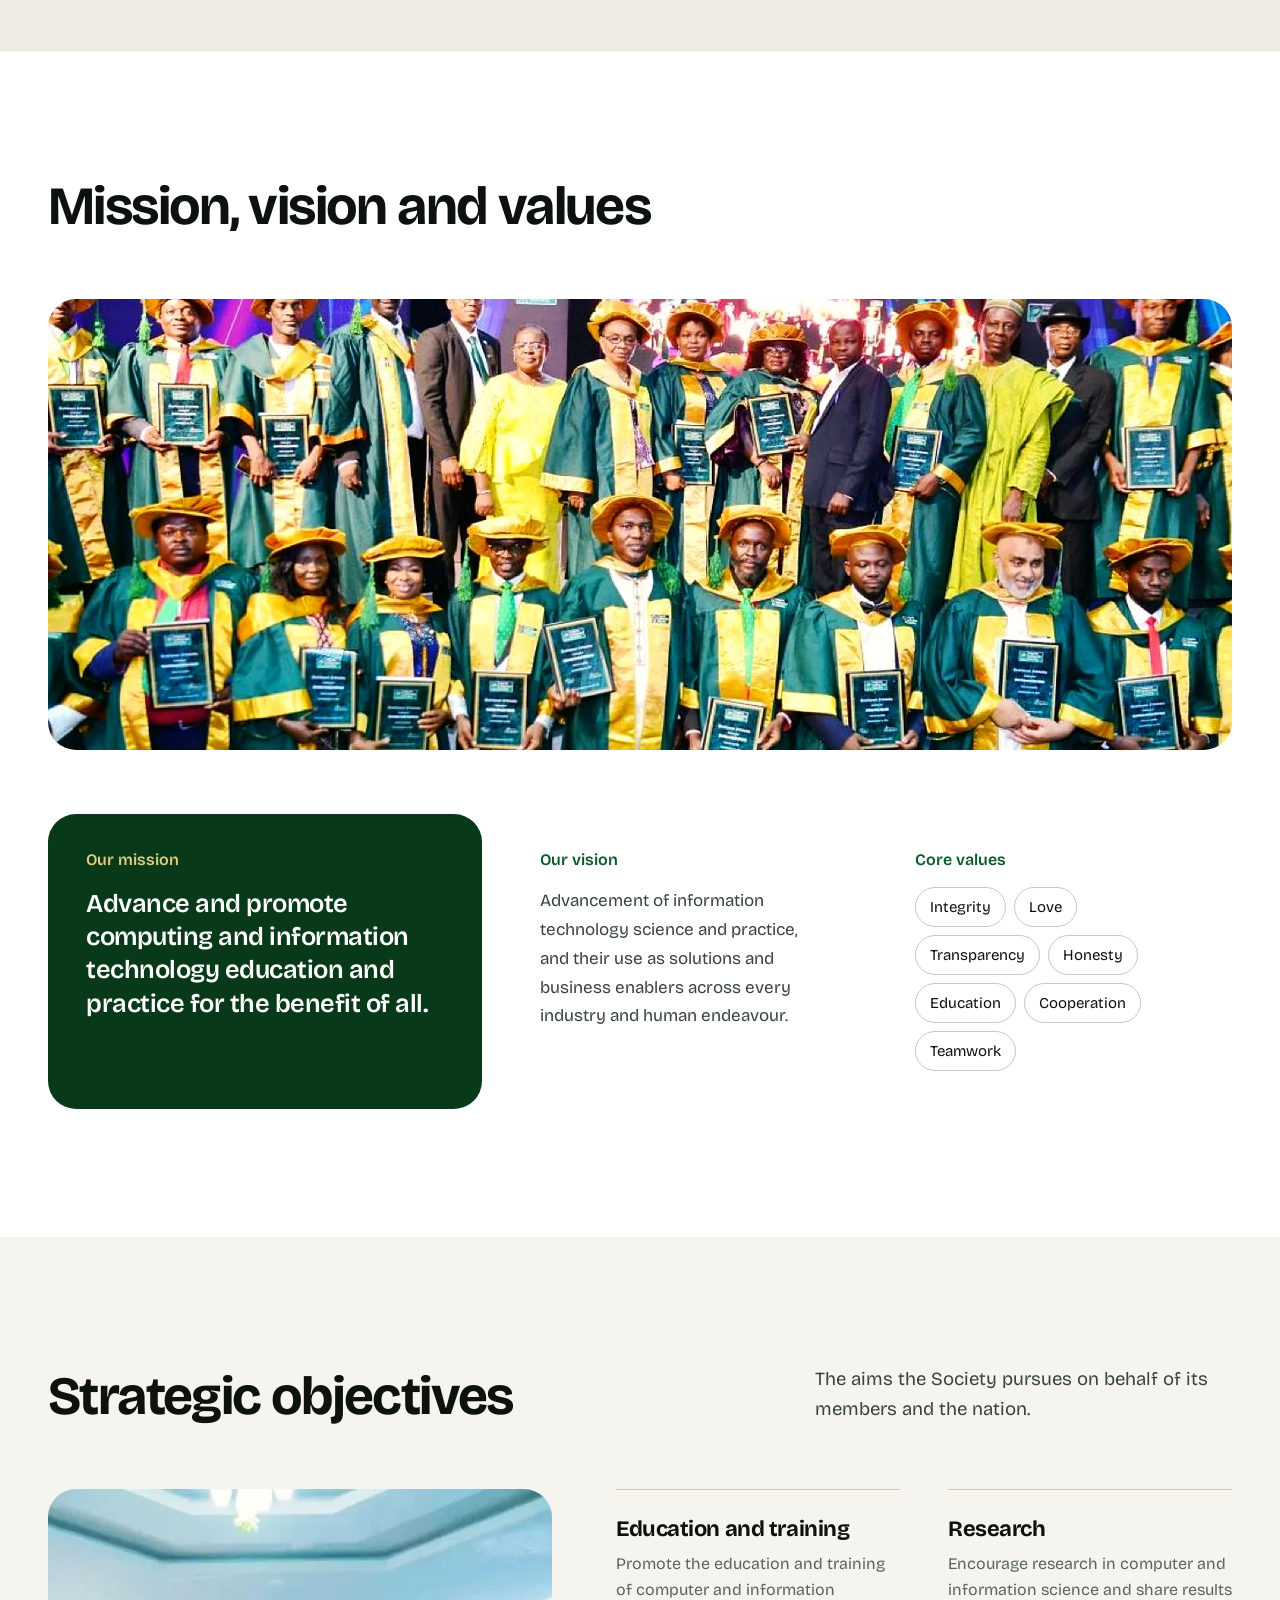
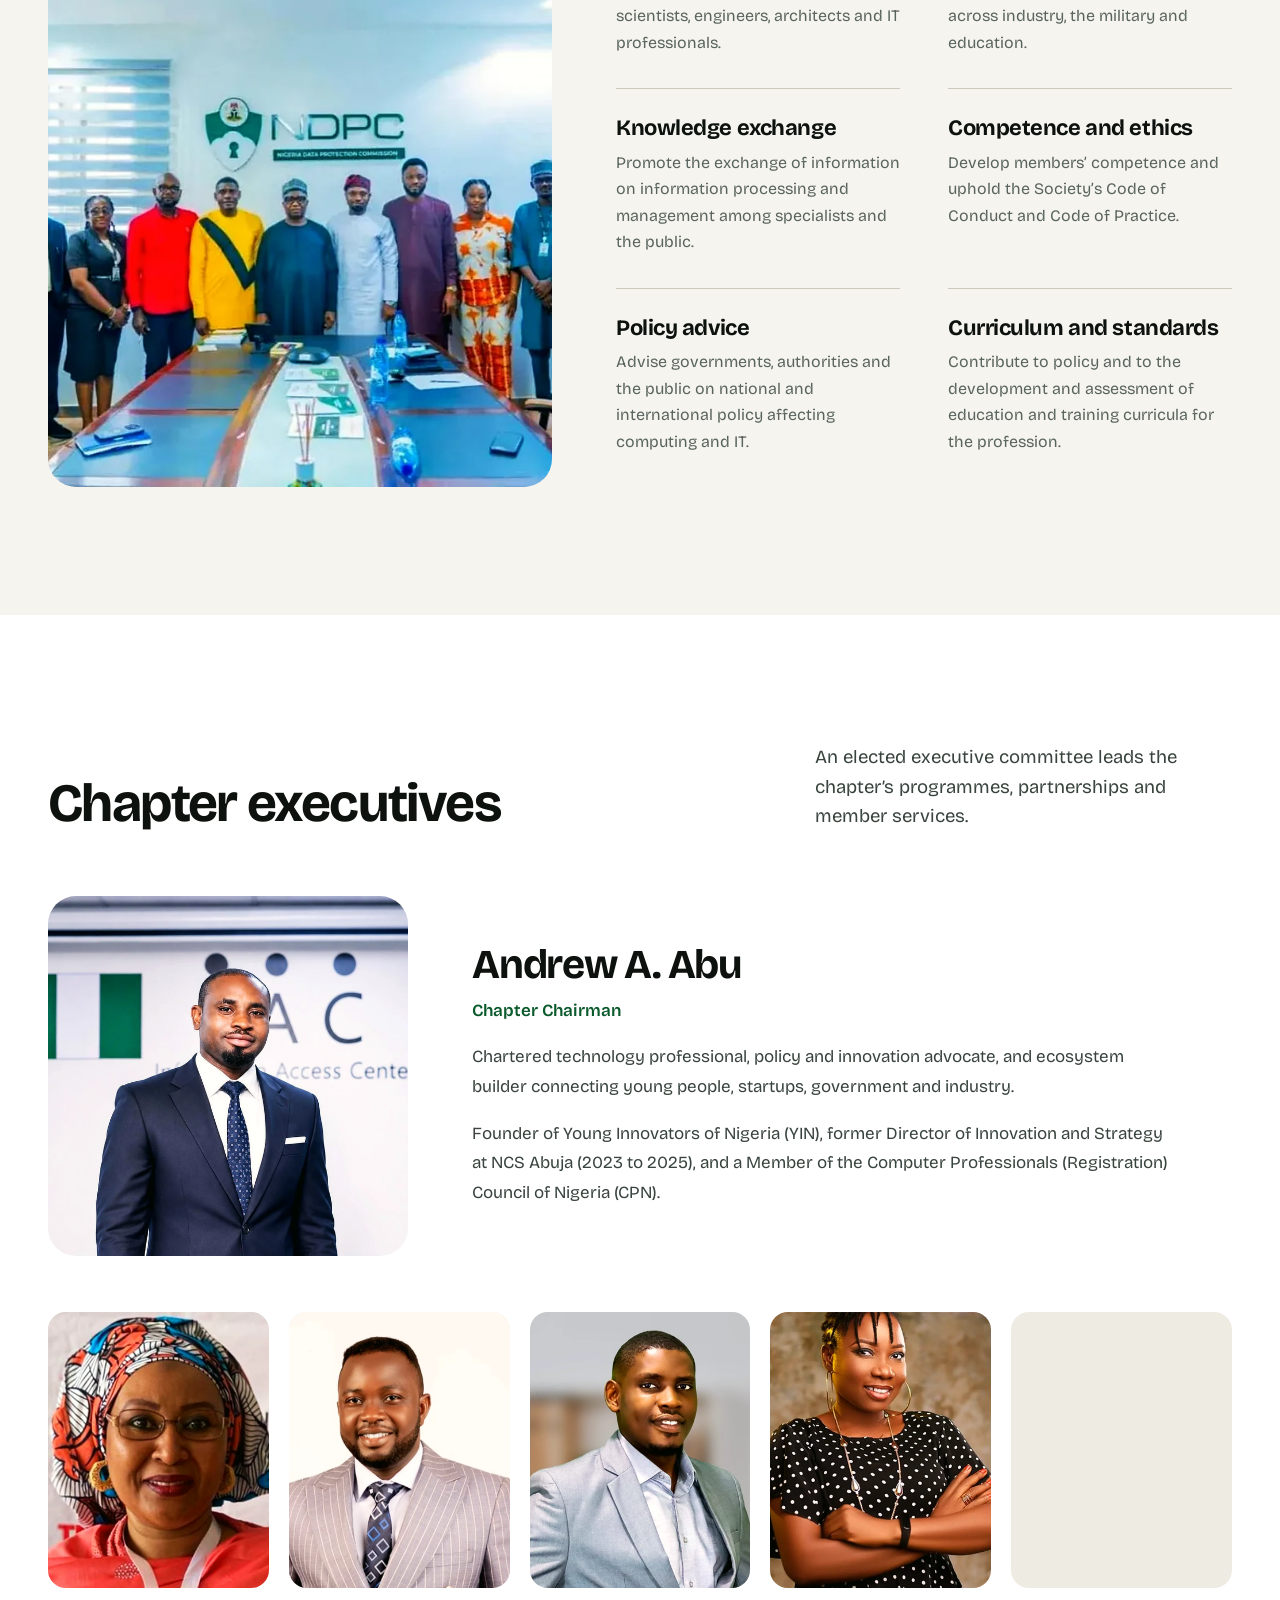
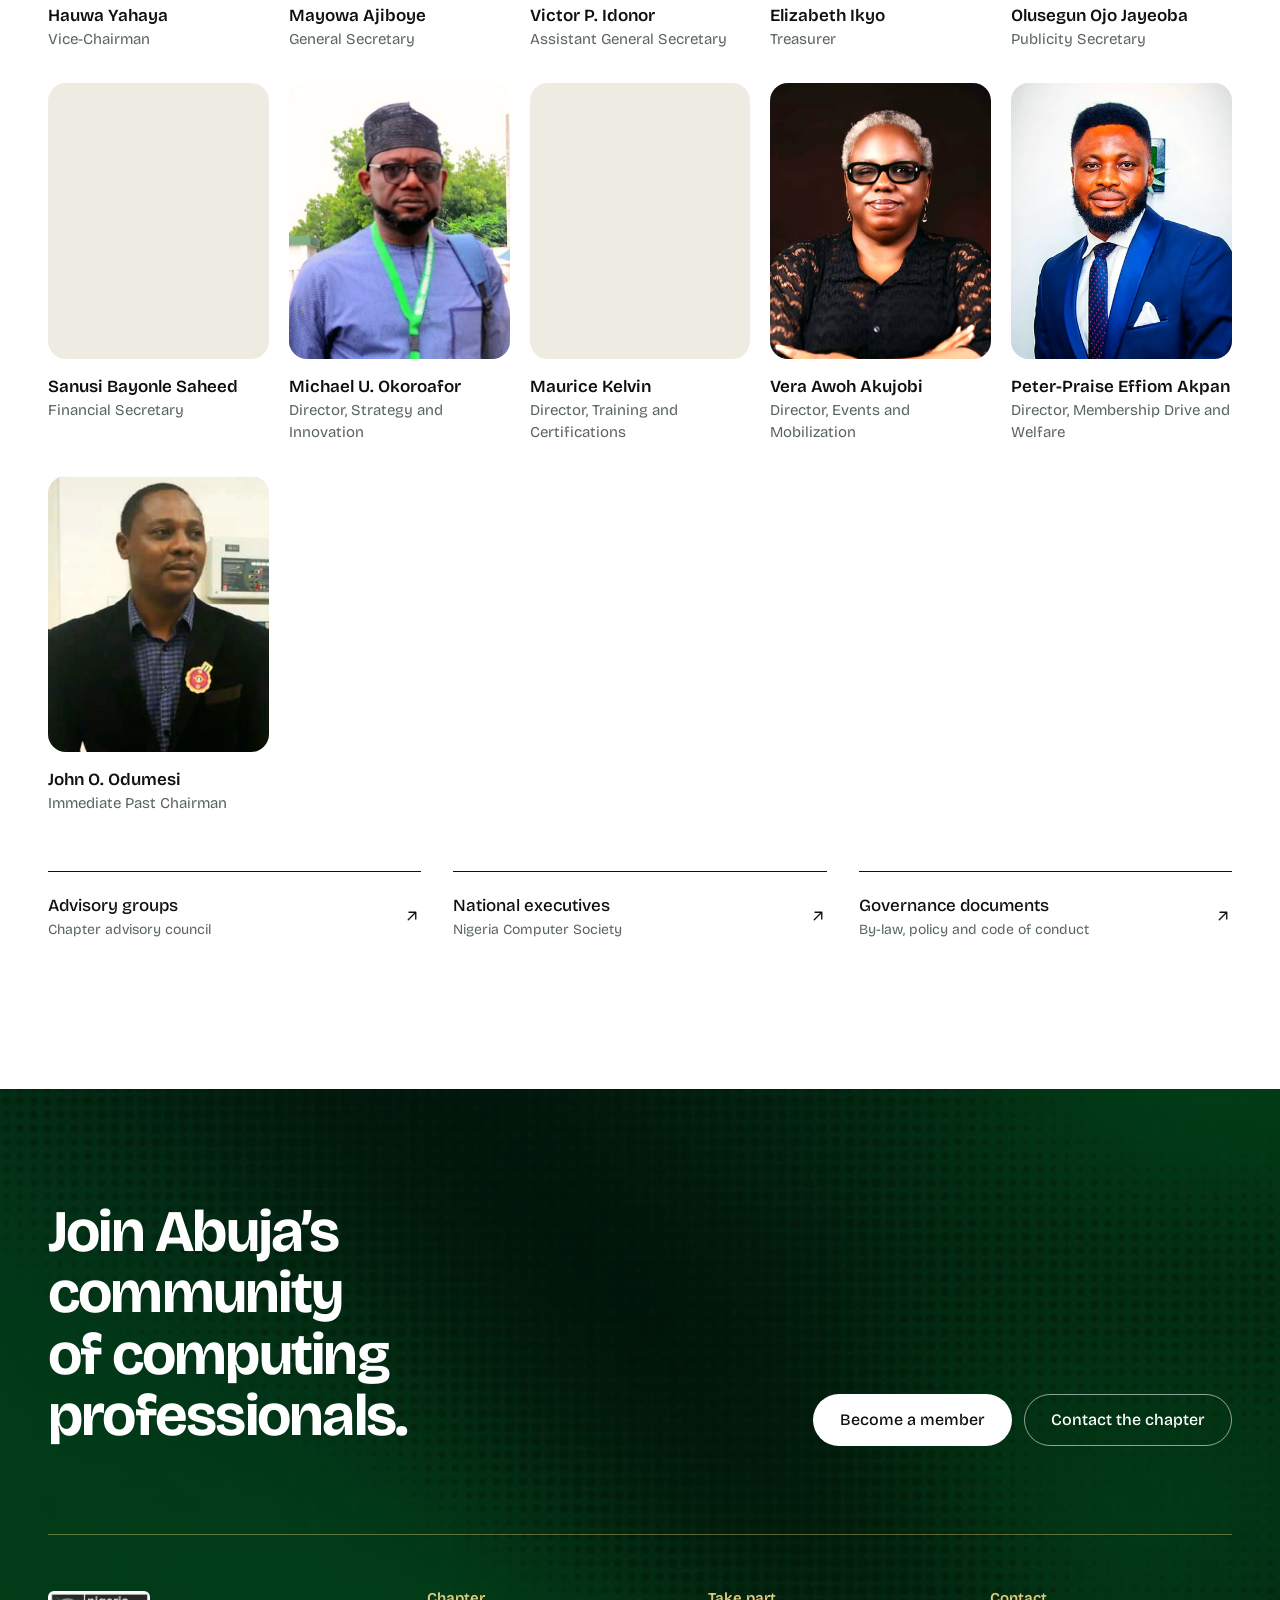
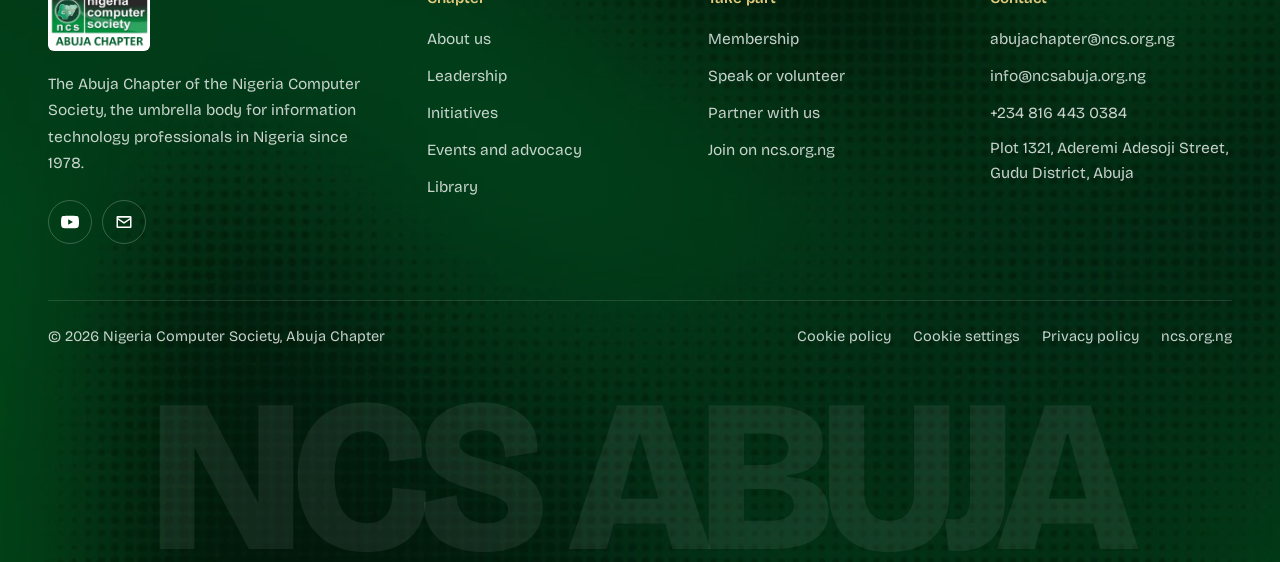
<file: about.html>
<!doctype html>
<html lang="en">
  <head>
    <meta charset="utf-8">
    <meta name="viewport" content="width=device-width, initial-scale=1">
    <meta name="theme-color" content="#ffffff">
    <title>About</title>
    <meta name="description" content="NCS Abuja Chapter">
    <meta property="og:type" content="website">
    <meta property="og:title" content="About">
    <meta property="og:description" content="NCS Abuja Chapter">
    <meta property="og:image" content="assets/img/rise-2026-delegates.webp">
    <link rel="icon" href="assets/favicon.svg" type="image/svg+xml">
    <link rel="preload" href="assets/fonts/bricolage-latin.woff2" as="font" type="font/woff2" crossorigin>
    <link rel="stylesheet" href="styles.css?v=39">
    <script src="site-shell.js?v=39" defer></script>
    <script src="script.js?v=39" defer></script>
  </head>
  <body data-page="about">
    <a class="skip-link" href="#main">Skip to content</a>
    <div data-site-header></div>

    <main id="main">
      <section class="page-hero">
        <img src="assets/img/rise-2026-panel.webp" srcset="assets/img/rise-2026-panel-sm.webp 960w, assets/img/rise-2026-panel.webp 1920w" sizes="100vw" width="1920" height="1388" alt="" decoding="async" class="page-hero-bg" fetchpriority="high">
        <div class="container">
          <ol class="crumbs"><li><a href="index.html">Home</a></li><li aria-current="page">About</li></ol>
          <div class="page-hero-top">
            <h1 data-slide="left">A national society, rooted in the capital</h1>
            <p class="lead" data-slide="right">A professional home for the people shaping Nigeria’s information technology ecosystem.</p>
          </div>
        </div>
      </section>

      <section class="section stone" aria-labelledby="story-title">
        <div class="container">
          <div class="split">
            <div data-slide="left">
              <h2 class="h2" id="story-title">Advancing IT science and practice for nearly five decades</h2>
              <div class="body">
                <p>The Nigeria Computer Society is the umbrella organisation for information technology professionals, interest groups and stakeholders in Nigeria. It was established in 1978 as the Computer Association of Nigeria (COAN) and became NCS in 2002.</p>
                <p>The Abuja Chapter connects that national mission with professionals, public institutions, businesses, academia and innovators in the Federal Capital Territory, where much of Nigeria’s digital policy is shaped.</p>
              </div>
            </div>
            <div class="photo-pair">
              <div data-wipe style="border-radius:var(--radius-lg)"><img src="assets/img/chapter-boardroom-meeting.webp" srcset="assets/img/chapter-boardroom-meeting-sm.webp 960w, assets/img/chapter-boardroom-meeting.webp 1920w" sizes="(max-width: 920px) 90vw, 560px" width="1920" height="1280" alt="NCS Abuja members and stakeholders around a boardroom table" loading="lazy" decoding="async" class="p-main"></div>
              <img src="assets/img/chapter-group-photo.webp" srcset="assets/img/chapter-group-photo-sm.webp 960w, assets/img/chapter-group-photo.webp 1920w" sizes="(max-width: 920px) 50vw, 300px" width="1920" height="1280" alt="NCS Abuja members and guests in a group photo" loading="lazy" decoding="async" class="p-inset" data-slide="up" style="--d:300ms">
            </div>
          </div>
          <ol class="timeline" data-stagger="up">
            <li><b>1978</b><p>Founded as the Computer Association of Nigeria (COAN).</p></li>
            <li><b>2002</b><p>Becomes the Nigeria Computer Society, the umbrella body for IT in Nigeria.</p></li>
            <li><b>2020 to 2023</b><p>The Abuja Chapter publishes annual programmes for members and partners.</p></li>
            <li><b>2026</b><p>Partnership visits to NDPC, NIMC, PTDF and the Police ICT Department.</p></li>
          </ol>
        </div>
      </section>

      <section class="section" aria-labelledby="values-title">
        <div class="container">
          <div class="head-solo" data-slide="up"><h2 class="h2" id="values-title">Mission, vision and values</h2></div>
          <figure class="wide-photo" data-wipe><img src="assets/img/ncs-fellows-group.webp" srcset="assets/img/ncs-fellows-group-sm.webp 960w, assets/img/ncs-fellows-group.webp 1920w" sizes="(max-width: 1280px) 100vw, 1240px" width="1920" height="1023" alt="NCS Fellows in green and gold gowns at their conferment" loading="lazy" decoding="async"></figure>
          <div class="values" data-stagger="up">
            <article class="value big"><h3>Our mission</h3><p>Advance and promote computing and information technology education and practice for the benefit of all.</p></article>
            <article class="value stone"><h3>Our vision</h3><p>Advancement of information technology science and practice, and their use as solutions and business enablers across every industry and human endeavour.</p></article>
            <article class="value stone"><h3>Core values</h3><ul class="tags"><li>Integrity</li><li>Love</li><li>Transparency</li><li>Honesty</li><li>Education</li><li>Cooperation</li><li>Teamwork</li></ul></article>
          </div>
        </div>
      </section>

      <section class="section stone-2" aria-labelledby="objectives-title">
        <div class="container">
          <div class="head" data-slide="up">
            <h2 class="h2" id="objectives-title">Strategic objectives</h2>
            <p class="lead">The aims the Society pursues on behalf of its members and the nation.</p>
          </div>
          <div class="side-media">
            <figure data-wipe><img src="assets/img/ncs-abuja-at-ndpc-2.webp" srcset="assets/img/ncs-abuja-at-ndpc-2-sm.webp 960w, assets/img/ncs-abuja-at-ndpc-2.webp 1920w" sizes="(max-width: 920px) 100vw, 480px" width="1920" height="1444" alt="NCS Abuja delegation during an advocacy visit to the Nigeria Data Protection Commission" loading="lazy" decoding="async"></figure>
          <ul class="obj-list" data-stagger="up">
            <li><h3>Education and training</h3><p>Promote the education and training of computer and information scientists, engineers, architects and IT professionals.</p></li>
            <li><h3>Research</h3><p>Encourage research in computer and information science and share results across industry, the military and education.</p></li>
            <li><h3>Knowledge exchange</h3><p>Promote the exchange of information on information processing and management among specialists and the public.</p></li>
            <li><h3>Competence and ethics</h3><p>Develop members’ competence and uphold the Society’s Code of Conduct and Code of Practice.</p></li>
            <li><h3>Policy advice</h3><p>Advise governments, authorities and the public on national and international policy affecting computing and IT.</p></li>
            <li><h3>Curriculum and standards</h3><p>Contribute to policy and to the development and assessment of education and training curricula for the profession.</p></li>
          </ul>
          </div>
        </div>
      </section>

      <section class="section" id="leadership" aria-labelledby="leadership-title">
        <div class="container">
          <div class="head" data-slide="up">
            <h2 class="h2" id="leadership-title">Chapter executives</h2>
            <p class="lead">An elected executive committee leads the chapter’s programmes, partnerships and member services.</p>
          </div>
          <div class="chair-card">
            <div data-wipe style="border-radius:var(--radius-lg)"><img src="assets/img/team/andrew-abu-portrait.webp" width="1600" height="1384" alt="Portrait of Andrew A. Abu, Chapter Chairman" loading="lazy" decoding="async"></div>
            <div data-slide="right">
              <h3>Andrew A. Abu</h3>
              <p class="role">Chapter Chairman</p>
              <div class="body">
                <p>Chartered technology professional, policy and innovation advocate, and ecosystem builder connecting young people, startups, government and industry.</p>
                <p>Founder of Young Innovators of Nigeria (YIN), former Director of Innovation and Strategy at NCS Abuja (2023 to 2025), and a Member of the Computer Professionals (Registration) Council of Nigeria (CPN).</p>
              </div>
            </div>
          </div>
          <ul class="team" aria-label="Chapter executive team" data-stagger="up">
            <li><figure><img src="assets/img/team/hauwa-yahaya.webp" width="960" height="960" alt="Portrait of Hauwa Yahaya" loading="lazy" decoding="async"></figure><b>Hauwa Yahaya</b><span>Vice-Chairman</span></li>
            <li><figure><img src="assets/img/team/mayowa-ajiboye.webp" width="960" height="958" alt="Portrait of Mayowa Ajiboye" loading="lazy" decoding="async"></figure><b>Mayowa Ajiboye</b><span>General Secretary</span></li>
            <li><figure><img src="assets/img/team/victor-idonor.webp" width="890" height="960" alt="Portrait of Victor P. Idonor" loading="lazy" decoding="async"></figure><b>Victor P. Idonor</b><span>Assistant General Secretary</span></li>
            <li><figure><img src="assets/img/team/elizabeth-ikyo.webp" width="960" height="960" alt="Portrait of Elizabeth Ikyo" loading="lazy" decoding="async"></figure><b>Elizabeth Ikyo</b><span>Treasurer</span></li>
            <li><figure><img src="assets/img/team/olusegun-jayeoba.webp" width="960" height="958" alt="Portrait of Olusegun Ojo Jayeoba" loading="lazy" decoding="async"></figure><b>Olusegun Ojo Jayeoba</b><span>Publicity Secretary</span></li>
            <li><figure><img src="assets/img/team/sanusi-saheed.webp" width="960" height="958" alt="Portrait of Sanusi Bayonle Saheed" loading="lazy" decoding="async"></figure><b>Sanusi Bayonle Saheed</b><span>Financial Secretary</span></li>
            <li><figure><img src="assets/img/team/michael-okoroafor.webp" width="960" height="958" alt="Portrait of Michael U. Okoroafor" loading="lazy" decoding="async"></figure><b>Michael U. Okoroafor</b><span>Director, Strategy and Innovation</span></li>
            <li><figure><img src="assets/img/team/maurice-kelvin.webp" width="960" height="958" alt="Portrait of Maurice Kelvin" loading="lazy" decoding="async"></figure><b>Maurice Kelvin</b><span>Director, Training and Certifications</span></li>
            <li><figure><img src="assets/img/team/vera-akujobi.webp" width="960" height="958" alt="Portrait of Vera Awoh Akujobi" loading="lazy" decoding="async"></figure><b>Vera Awoh Akujobi</b><span>Director, Events and Mobilization</span></li>
            <li><figure><img src="assets/img/team/peter-praise-akpan.webp" width="960" height="960" alt="Portrait of Peter-Praise Effiom Akpan" loading="lazy" decoding="async"></figure><b>Peter-Praise Effiom Akpan</b><span>Director, Membership Drive and Welfare</span></li>
            <li><figure><img src="assets/img/team/john-odumesi.webp" width="960" height="960" alt="Portrait of John O. Odumesi" loading="lazy" decoding="async"></figure><b>John O. Odumesi</b><span>Immediate Past Chairman</span></li>
          </ul>
          <ul class="link-list" data-stagger="up">
            <li><a href="https://web.archive.org/web/20260710105653/https://ncsabuja.org.ng/advisory-groups/" target="_blank" rel="noreferrer"><span>Advisory groups<small>Chapter advisory council</small></span><svg viewBox="0 0 24 24" fill="none" stroke="currentColor" stroke-width="1.8" stroke-linecap="round" stroke-linejoin="round" aria-hidden="true"><path d="M7 17 17 7M8 7h9v9"/></svg></a></li>
            <li><a href="https://web.archive.org/web/20260710104637/https://ncsabuja.org.ng/national-excos/" target="_blank" rel="noreferrer"><span>National executives<small>Nigeria Computer Society</small></span><svg viewBox="0 0 24 24" fill="none" stroke="currentColor" stroke-width="1.8" stroke-linecap="round" stroke-linejoin="round" aria-hidden="true"><path d="M7 17 17 7M8 7h9v9"/></svg></a></li>
            <li><a href="library.html"><span>Governance documents<small>By-law, policy and code of conduct</small></span><svg viewBox="0 0 24 24" fill="none" stroke="currentColor" stroke-width="1.8" stroke-linecap="round" stroke-linejoin="round" aria-hidden="true"><path d="M7 17 17 7M8 7h9v9"/></svg></a></li>
          </ul>
        </div>
      </section>
    </main>

    <div data-site-footer></div>
  </body>
</html>
</file>
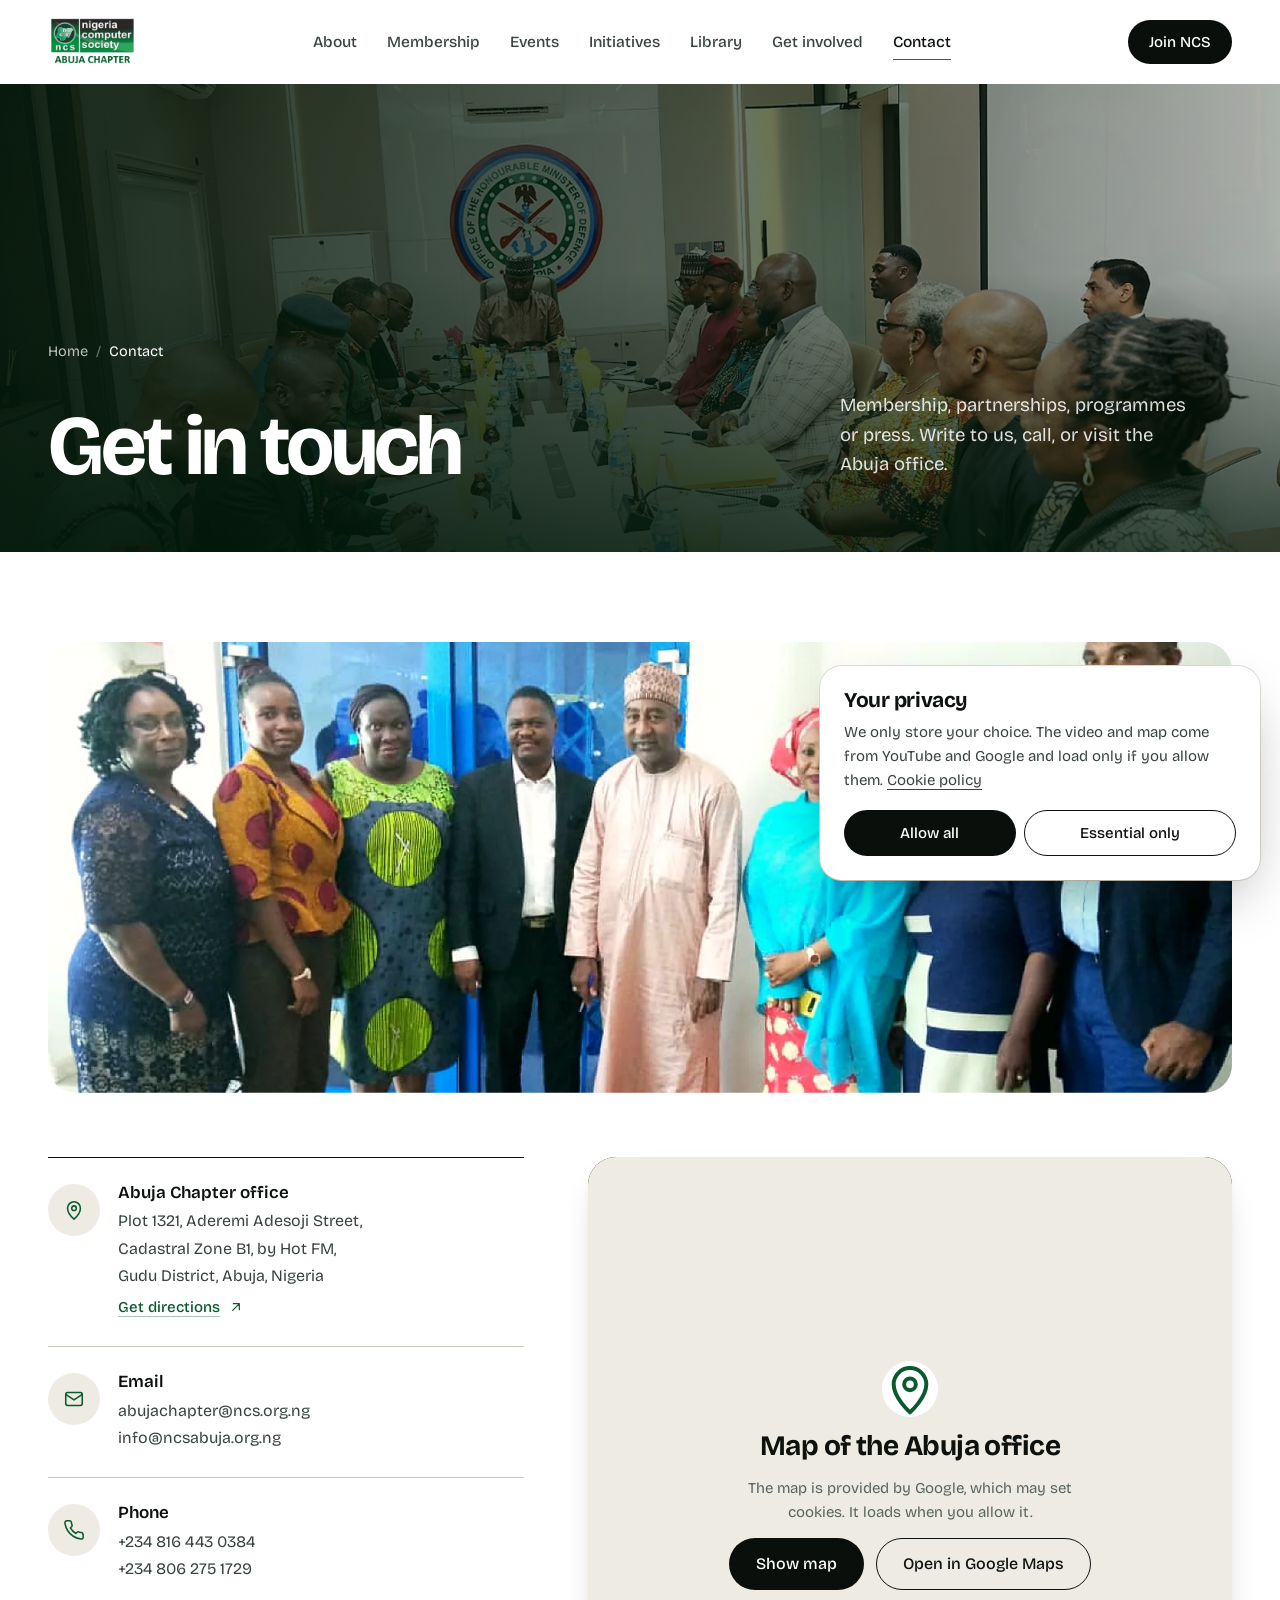
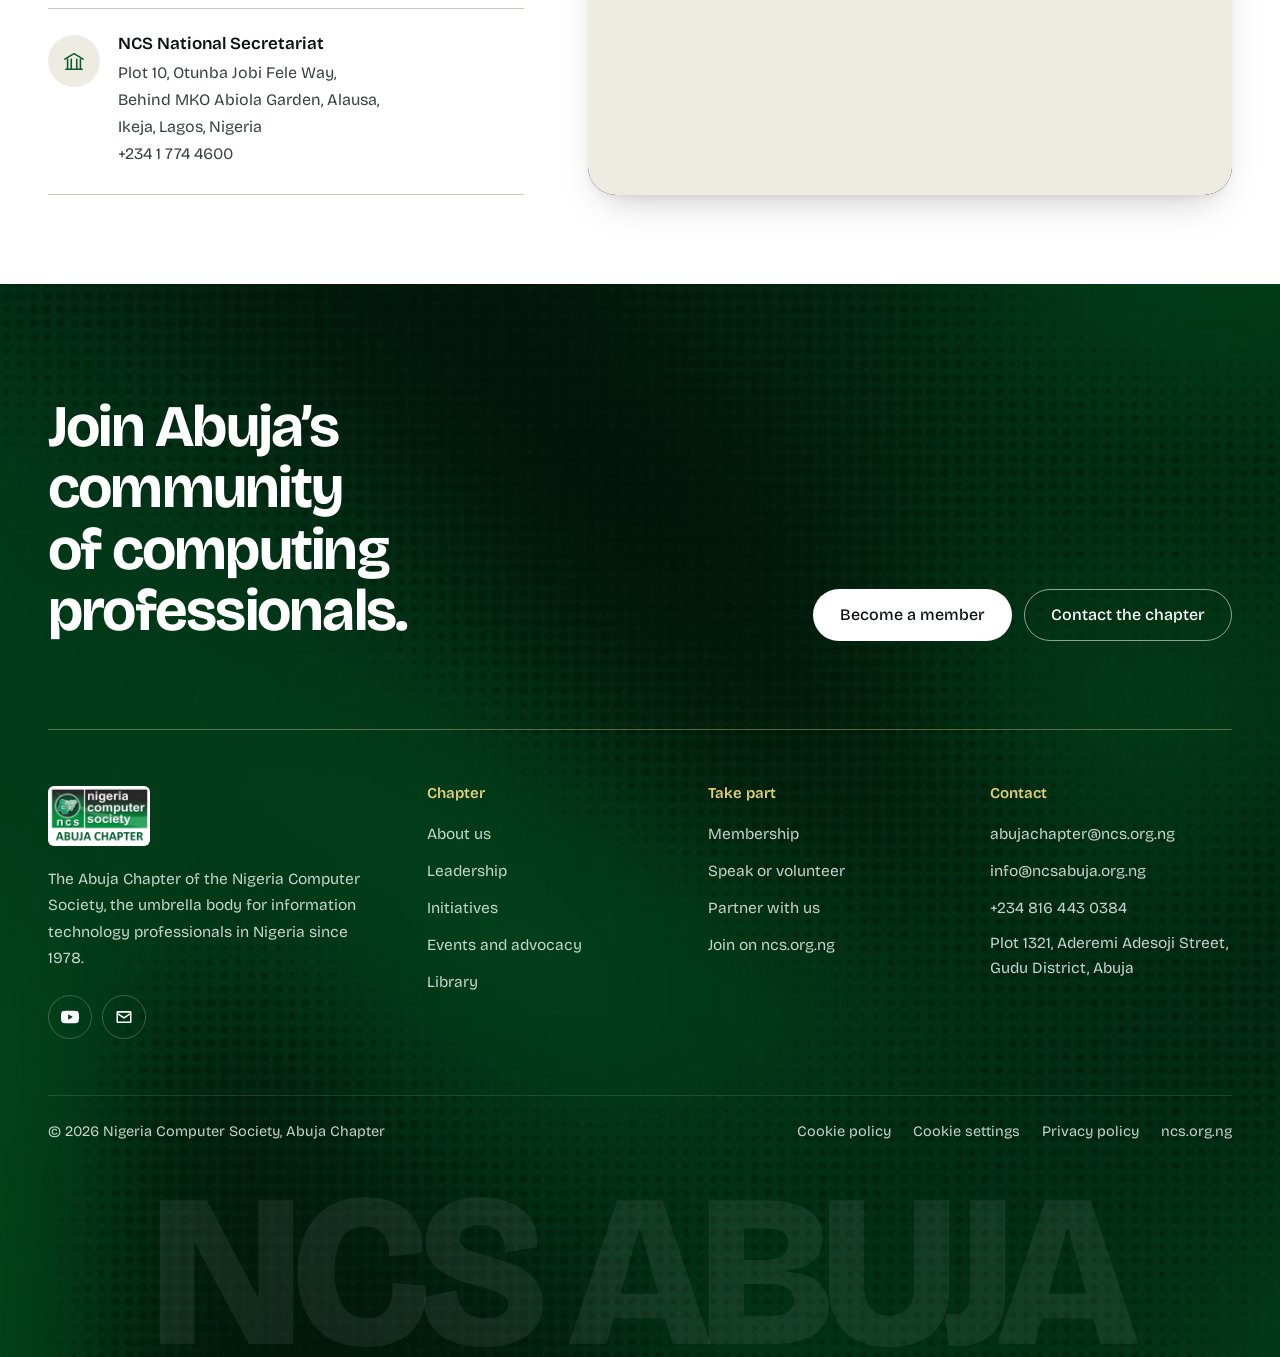
<file: contact.html>
<!doctype html>
<html lang="en">
  <head>
    <meta charset="utf-8">
    <meta name="viewport" content="width=device-width, initial-scale=1">
    <meta name="theme-color" content="#ffffff">
    <title>Contact</title>
    <meta name="description" content="NCS Abuja Chapter">
    <meta property="og:type" content="website">
    <meta property="og:title" content="Contact">
    <meta property="og:description" content="NCS Abuja Chapter">
    <meta property="og:image" content="assets/img/rise-2026-delegates.webp">
    <link rel="icon" href="assets/favicon.svg" type="image/svg+xml">
    <link rel="preload" href="assets/fonts/bricolage-latin.woff2" as="font" type="font/woff2" crossorigin>
    <link rel="stylesheet" href="styles.css?v=39">
    <script src="site-shell.js?v=39" defer></script>
    <script src="script.js?v=39" defer></script>
  </head>
  <body data-page="contact">
    <a class="skip-link" href="#main">Skip to content</a>
    <div data-site-header></div>

    <main id="main">
      <section class="page-hero">
        <img src="assets/img/ministry-partnership-delegation.webp" srcset="assets/img/ministry-partnership-delegation-sm.webp 960w, assets/img/ministry-partnership-delegation.webp 1920w" sizes="100vw" width="1920" height="1262" alt="" decoding="async" class="page-hero-bg" fetchpriority="high">
        <div class="container">
          <ol class="crumbs"><li><a href="index.html">Home</a></li><li aria-current="page">Contact</li></ol>
          <div class="page-hero-top">
            <h1 data-slide="left">Get in touch</h1>
            <p class="lead" data-slide="right">Membership, partnerships, programmes or press. Write to us, call, or visit the Abuja office.</p>
          </div>
        </div>
      </section>

      <section class="section-tight" aria-label="Contact details">
        <div class="container">
          <figure class="wide-photo" data-wipe><img src="assets/img/chapter-visit-group.webp" srcset="assets/img/chapter-visit-group-sm.webp 960w, assets/img/chapter-visit-group.webp 1920w" sizes="(max-width: 1280px) 100vw, 1240px" width="1920" height="1440" alt="NCS Abuja members and guests together after a chapter visit" loading="lazy" decoding="async"></figure>
        </div>
        <div class="container contact">
          <ul class="contact-list" data-stagger="up">
            <li><span class="ico"><svg viewBox="0 0 24 24" fill="none" stroke="currentColor" stroke-width="1.7" stroke-linecap="round" stroke-linejoin="round" aria-hidden="true"><path d="M12 22s7-6.2 7-12a7 7 0 0 0-14 0c0 5.8 7 12 7 12Z"/><circle cx="12" cy="10" r="2.5"/></svg></span><div><h2>Abuja Chapter office</h2><address>Plot 1321, Aderemi Adesoji Street,<br>Cadastral Zone B1, by Hot FM,<br>Gudu District, Abuja, Nigeria</address><a class="text-link" href="https://www.google.com/maps/search/?api=1&amp;query=Plot+1321+Aderemi+Adesoji+Street+Gudu+District+Abuja" target="_blank" rel="noreferrer">Get directions <svg viewBox="0 0 24 24" fill="none" stroke="currentColor" stroke-width="1.8" stroke-linecap="round" stroke-linejoin="round" aria-hidden="true"><path d="M7 17 17 7M8 7h9v9"/></svg></a></div></li>
            <li><span class="ico"><svg viewBox="0 0 24 24" fill="none" stroke="currentColor" stroke-width="1.7" stroke-linecap="round" stroke-linejoin="round" aria-hidden="true"><rect x="3" y="5" width="18" height="14" rx="2"/><path d="m3 7 9 6 9-6"/></svg></span><div><h2>Email</h2><a href="mailto:abujachapter@ncs.org.ng">abujachapter@ncs.org.ng</a><a href="mailto:info@ncsabuja.org.ng">info@ncsabuja.org.ng</a></div></li>
            <li><span class="ico"><svg viewBox="0 0 24 24" fill="none" stroke="currentColor" stroke-width="1.7" stroke-linecap="round" stroke-linejoin="round" aria-hidden="true"><path d="M22 16.9v3a2 2 0 0 1-2.2 2 19.8 19.8 0 0 1-8.6-3.1 19.5 19.5 0 0 1-6-6A19.8 19.8 0 0 1 2.1 4.2 2 2 0 0 1 4.1 2h3a2 2 0 0 1 2 1.7c.1.9.4 1.8.7 2.7a2 2 0 0 1-.5 2.1L8 9.8a16 16 0 0 0 6 6l1.3-1.3a2 2 0 0 1 2.1-.4c.9.3 1.8.6 2.7.7a2 2 0 0 1 1.7 2Z"/></svg></span><div><h2>Phone</h2><a href="tel:+2348164430384">+234 816 443 0384</a><a href="tel:+2348062751729">+234 806 275 1729</a></div></li>
            <li><span class="ico"><svg viewBox="0 0 24 24" fill="none" stroke="currentColor" stroke-width="1.7" stroke-linecap="round" stroke-linejoin="round" aria-hidden="true"><path d="M3 21h18M5 21V10M19 21V10M9 21V10M15 21V10M2 10l10-6 10 6"/></svg></span><div><h2>NCS National Secretariat</h2><address>Plot 10, Otunba Jobi Fele Way,<br>Behind MKO Abiola Garden, Alausa,<br>Ikeja, Lagos, Nigeria</address><a href="tel:+23417744600">+234 1 774 4600</a></div></li>
          </ul>
          <div class="embed embed-map" data-slide="right" data-auto data-referrer="no-referrer-when-downgrade" data-src="https://www.google.com/maps?q=Plot%201321%20Aderemi%20Adesoji%20Street%20Gudu%20District%20Abuja&amp;output=embed" data-title="Map showing the NCS Abuja Chapter office in Gudu District">
            <div class="map-placeholder">
              <span class="ico" style="width:56px;height:56px;display:grid;place-items:center;border-radius:50%;background:var(--white);color:var(--green-700)"><svg viewBox="0 0 24 24" fill="none" stroke="currentColor" stroke-width="1.7" stroke-linecap="round" stroke-linejoin="round" aria-hidden="true"><path d="M12 22s7-6.2 7-12a7 7 0 0 0-14 0c0 5.8 7 12 7 12Z"/><circle cx="12" cy="10" r="2.5"/></svg></span>
              <h2 class="h3">Map of the Abuja office</h2>
              <p>The map is provided by Google, which may set cookies. It loads when you allow it.</p>
              <div class="actions" style="justify-content:center">
                <button class="btn btn-dark" type="button" data-load-embed>Show map</button>
                <a class="btn btn-outline" href="https://www.google.com/maps/search/?api=1&amp;query=Plot+1321+Aderemi+Adesoji+Street+Gudu+District+Abuja" target="_blank" rel="noreferrer">Open in Google Maps</a>
              </div>
            </div>
          </div>
        </div>
      </section>
    </main>

    <div data-site-footer></div>
  </body>
</html>
</file>
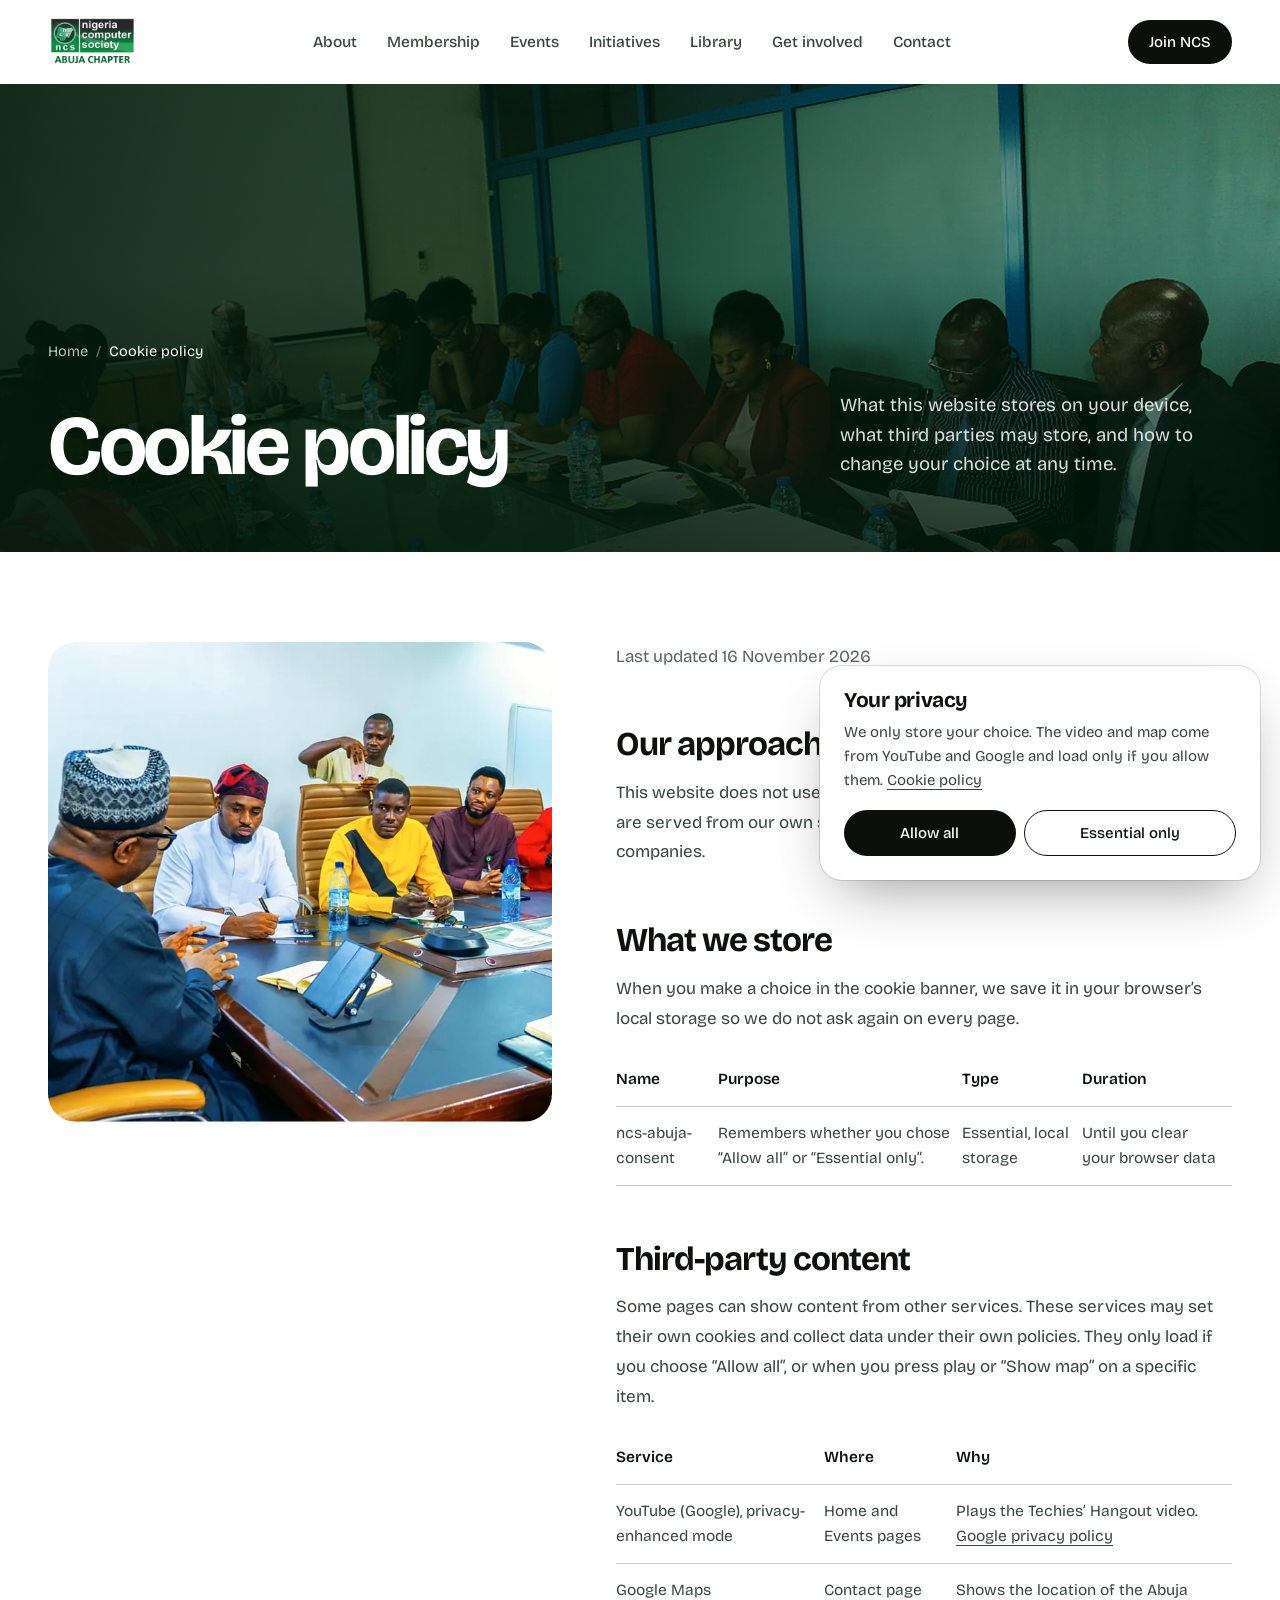
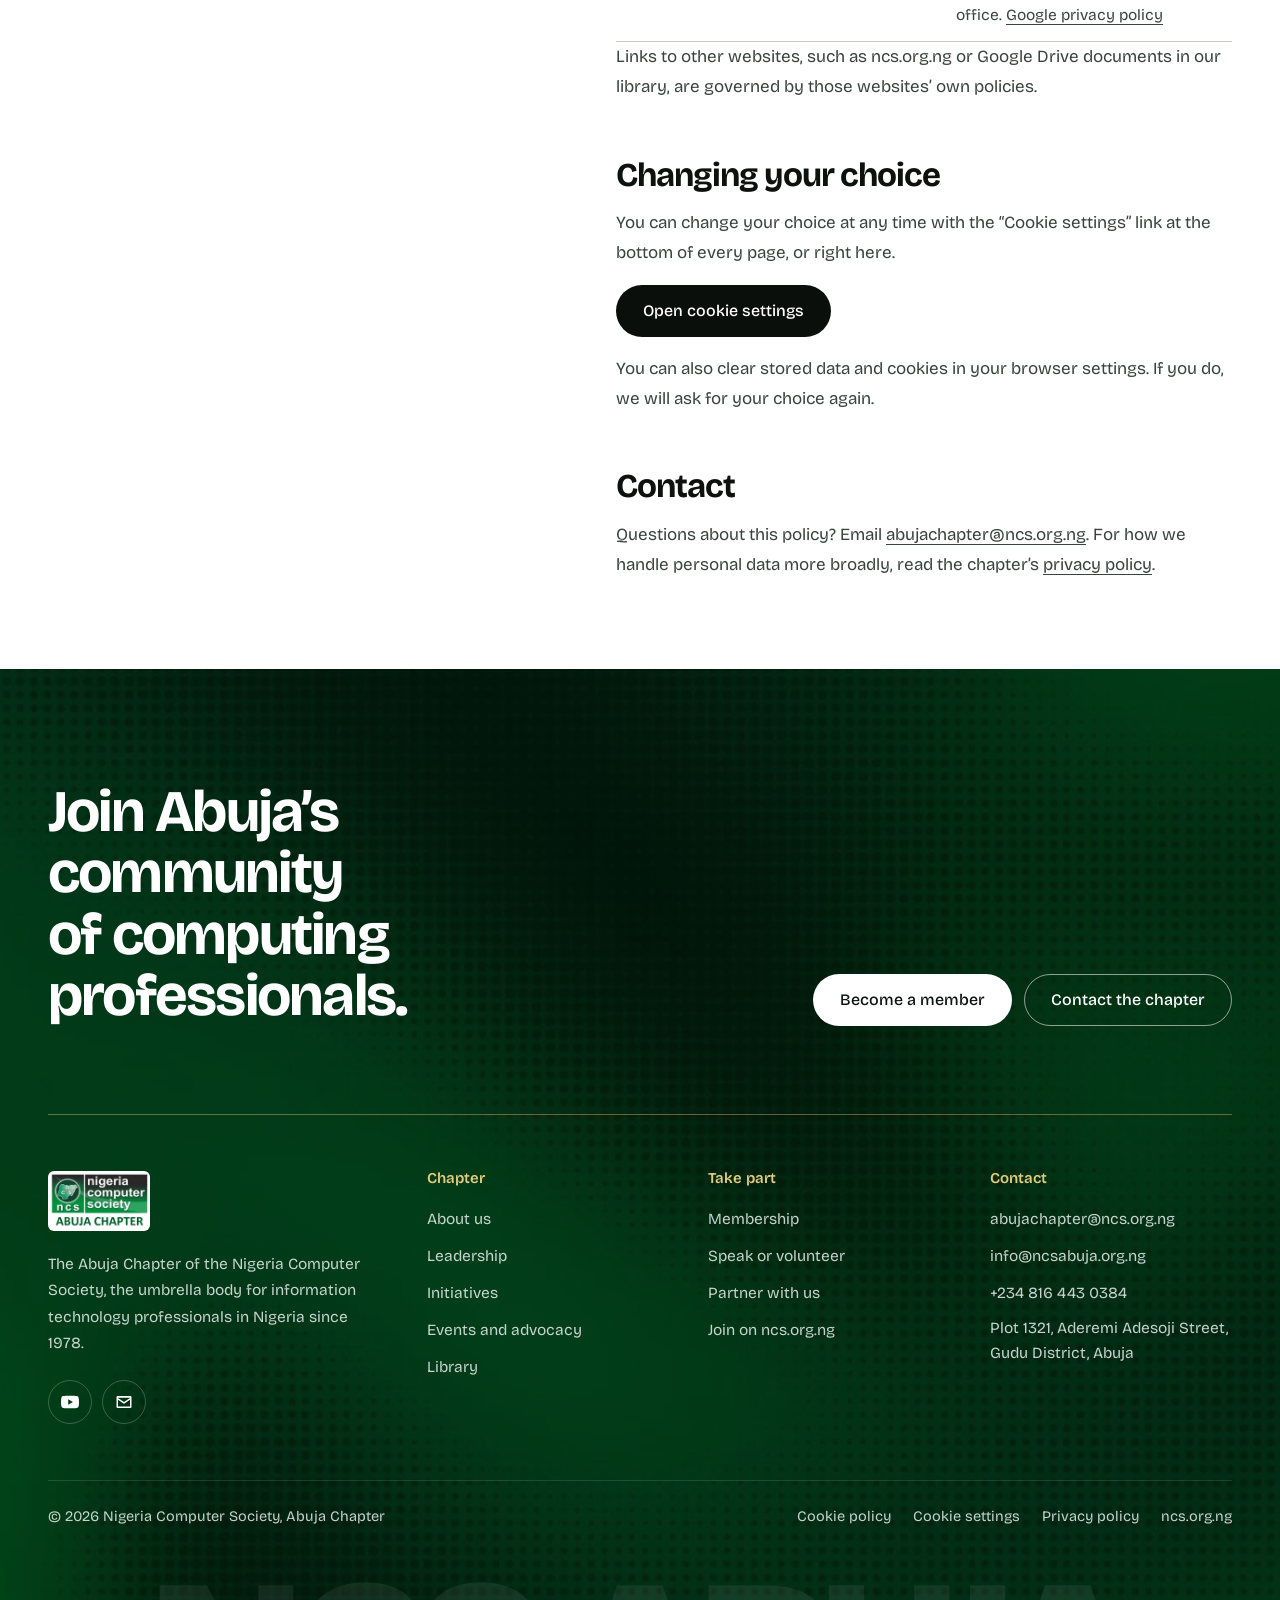
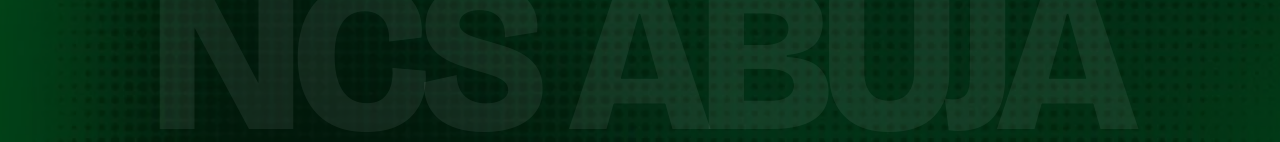
<file: cookies.html>
<!doctype html>
<html lang="en">
  <head>
    <meta charset="utf-8">
    <meta name="viewport" content="width=device-width, initial-scale=1">
    <meta name="theme-color" content="#ffffff">
    <title>Cookie Policy</title>
    <meta name="description" content="NCS Abuja Chapter">
    <meta property="og:type" content="website">
    <meta property="og:title" content="Cookie Policy">
    <meta property="og:description" content="NCS Abuja Chapter">
    <meta property="og:image" content="assets/img/rise-2026-delegates.webp">
    <link rel="icon" href="assets/favicon.svg" type="image/svg+xml">
    <link rel="preload" href="assets/fonts/bricolage-latin.woff2" as="font" type="font/woff2" crossorigin>
    <link rel="stylesheet" href="styles.css?v=39">
    <script src="site-shell.js?v=39" defer></script>
    <script src="script.js?v=39" defer></script>
  </head>
  <body data-page="cookies">
    <a class="skip-link" href="#main">Skip to content</a>
    <div data-site-header></div>

    <main id="main">
      <section class="page-hero">
        <img src="assets/img/chapter-boardroom-meeting.webp" srcset="assets/img/chapter-boardroom-meeting-sm.webp 960w, assets/img/chapter-boardroom-meeting.webp 1920w" sizes="100vw" width="1920" height="1280" alt="" decoding="async" class="page-hero-bg" fetchpriority="high">
        <div class="container">
          <ol class="crumbs"><li><a href="index.html">Home</a></li><li aria-current="page">Cookie policy</li></ol>
          <div class="page-hero-top">
            <h1>Cookie policy</h1>
            <p class="lead">What this website stores on your device, what third parties may store, and how to change your choice at any time.</p>
          </div>
        </div>
      </section>

      <section class="section-tight">
        <div class="container side-media policy-layout">
          <figure data-wipe><img src="assets/img/chapter-policy-meeting.webp" srcset="assets/img/chapter-policy-meeting-sm.webp 960w, assets/img/chapter-policy-meeting.webp 1920w" sizes="(max-width: 920px) 100vw, 480px" width="1920" height="1383" alt="NCS Abuja members in a policy discussion" loading="lazy" decoding="async"></figure>
          <article class="policy">
            <p class="updated">Last updated 16 November 2026</p>

            <h2>Our approach</h2>
            <p>This website does not use advertising or analytics cookies. Fonts and images are served from our own site. We ask before loading any content from other companies.</p>

            <h2>What we store</h2>
            <p>When you make a choice in the cookie banner, we save it in your browser’s local storage so we do not ask again on every page.</p>
            <table>
              <thead><tr><th scope="col">Name</th><th scope="col">Purpose</th><th scope="col">Type</th><th scope="col">Duration</th></tr></thead>
              <tbody><tr><td>ncs-abuja-consent</td><td>Remembers whether you chose “Allow all” or “Essential only”.</td><td>Essential, local storage</td><td>Until you clear your browser data</td></tr></tbody>
            </table>

            <h2>Third-party content</h2>
            <p>Some pages can show content from other services. These services may set their own cookies and collect data under their own policies. They only load if you choose “Allow all”, or when you press play or “Show map” on a specific item.</p>
            <table>
              <thead><tr><th scope="col">Service</th><th scope="col">Where</th><th scope="col">Why</th></tr></thead>
              <tbody>
                <tr><td>YouTube (Google), privacy-enhanced mode</td><td>Home and Events pages</td><td>Plays the Techies’ Hangout video. <a href="https://policies.google.com/privacy" target="_blank" rel="noreferrer">Google privacy policy</a></td></tr>
                <tr><td>Google Maps</td><td>Contact page</td><td>Shows the location of the Abuja office. <a href="https://policies.google.com/privacy" target="_blank" rel="noreferrer">Google privacy policy</a></td></tr>
              </tbody>
            </table>
            <p>Links to other websites, such as ncs.org.ng or Google Drive documents in our library, are governed by those websites’ own policies.</p>

            <h2>Changing your choice</h2>
            <p>You can change your choice at any time with the “Cookie settings” link at the bottom of every page, or right here.</p>
            <p><button class="btn btn-dark" type="button" data-cookie-settings>Open cookie settings</button></p>
            <p>You can also clear stored data and cookies in your browser settings. If you do, we will ask for your choice again.</p>

            <h2>Contact</h2>
            <p>Questions about this policy? Email <a href="mailto:abujachapter@ncs.org.ng">abujachapter@ncs.org.ng</a>. For how we handle personal data more broadly, read the chapter’s <a href="https://web.archive.org/web/20260615182159/https://ncsabuja.org.ng/privacy-policy/" target="_blank" rel="noreferrer">privacy policy</a>.</p>
          </article>
        </div>
      </section>
    </main>

    <div data-site-footer></div>
  </body>
</html>
</file>
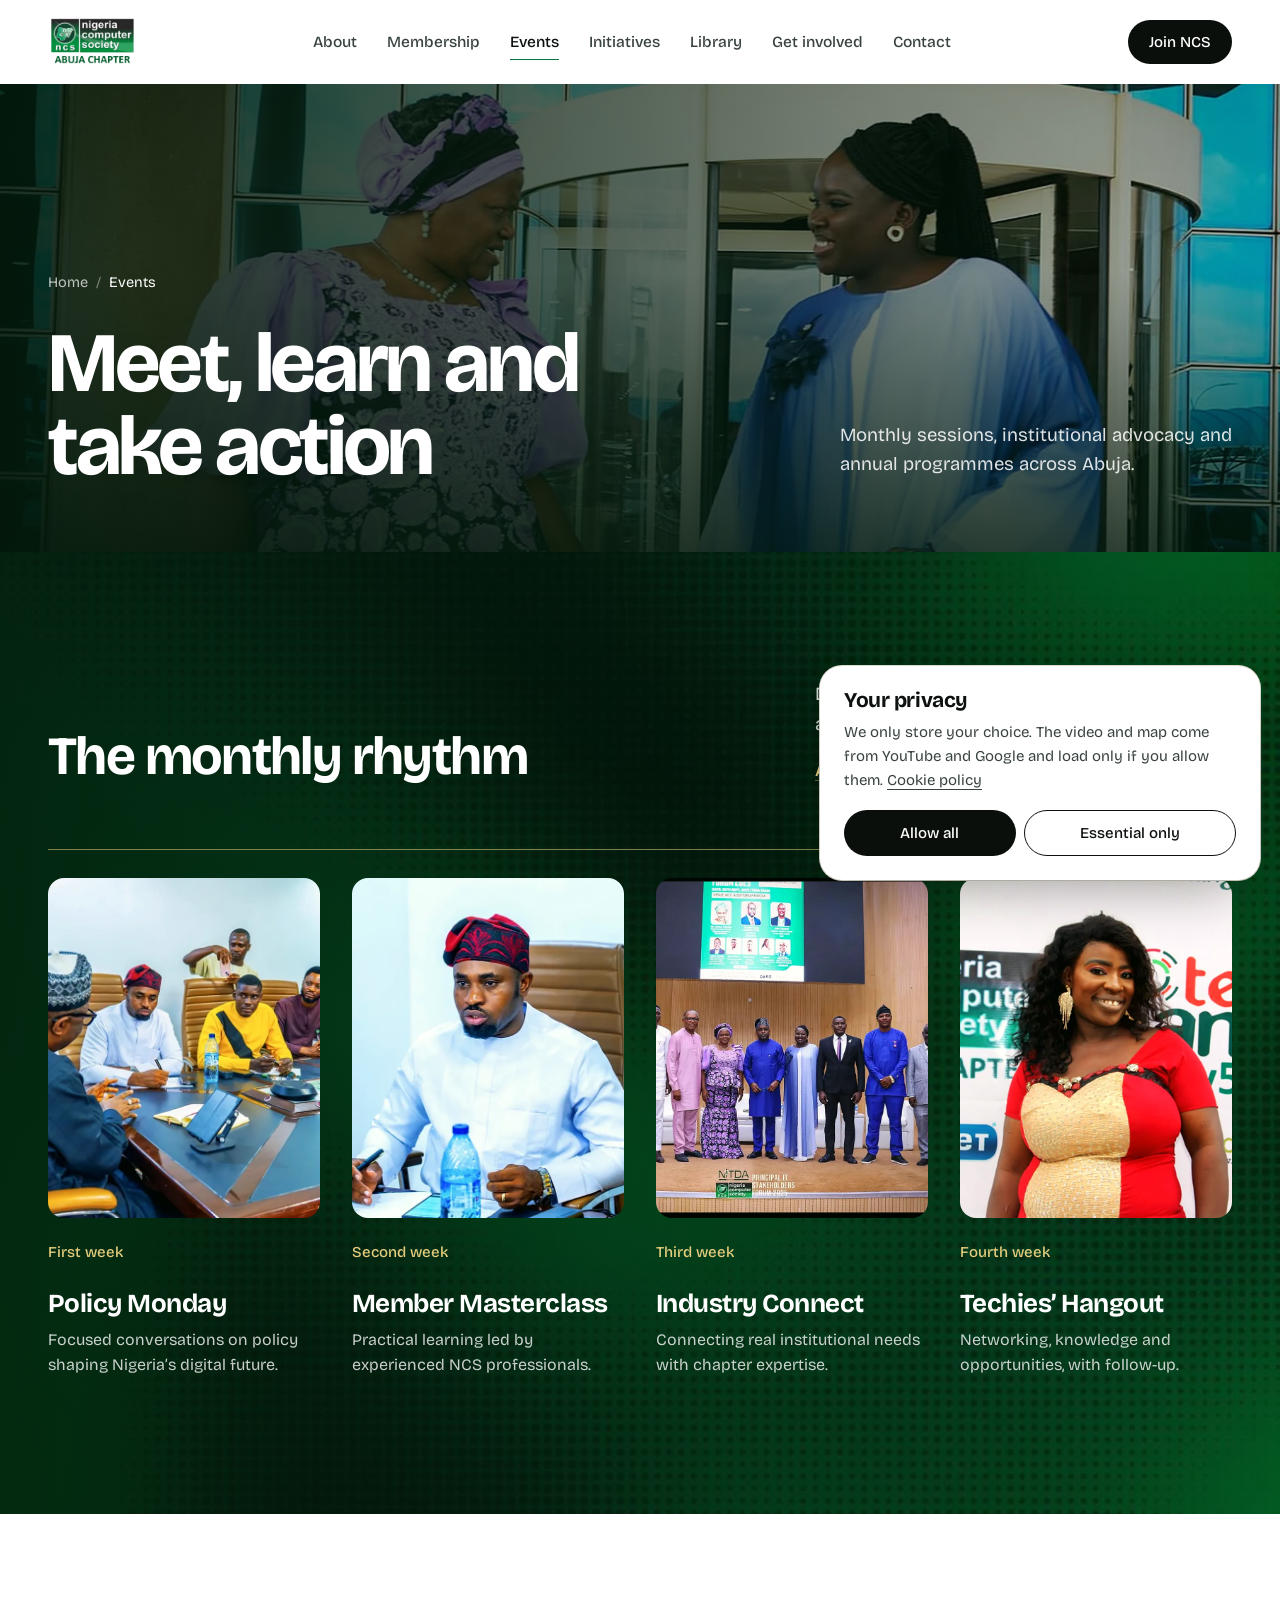
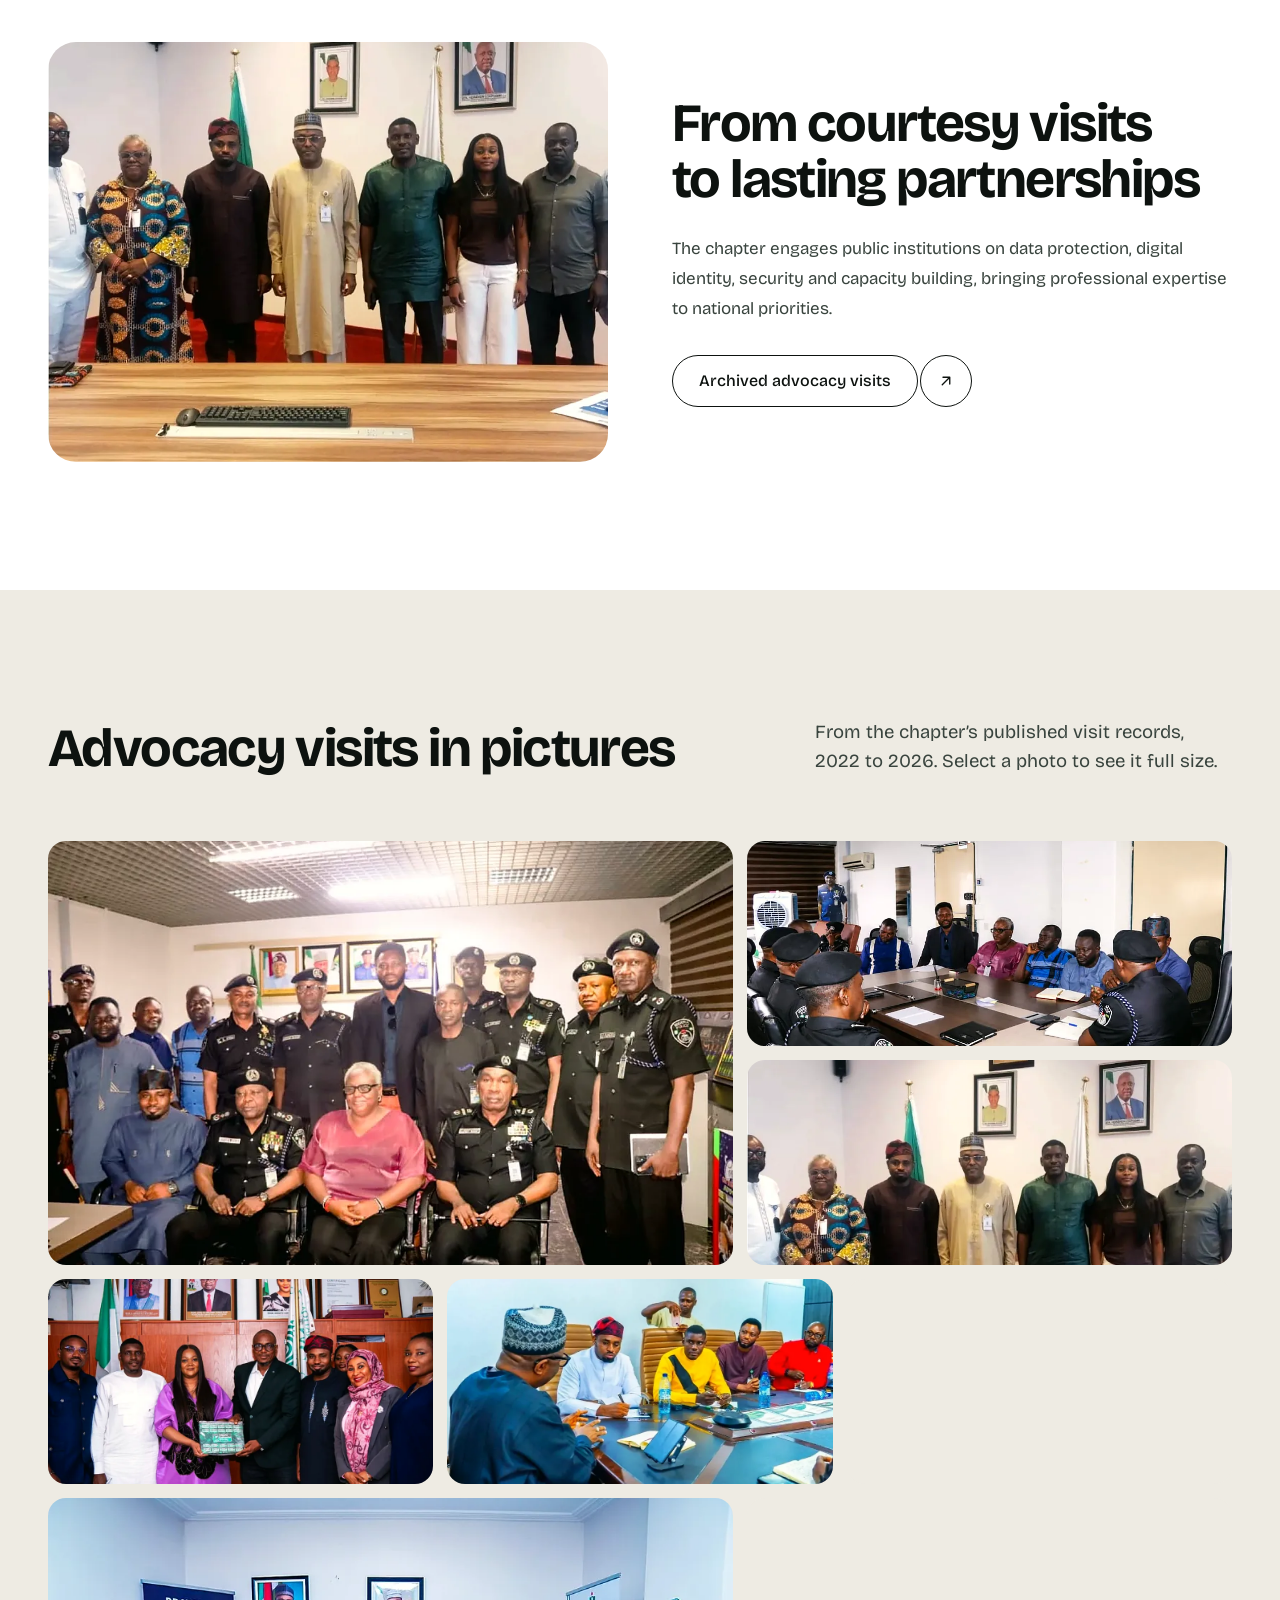
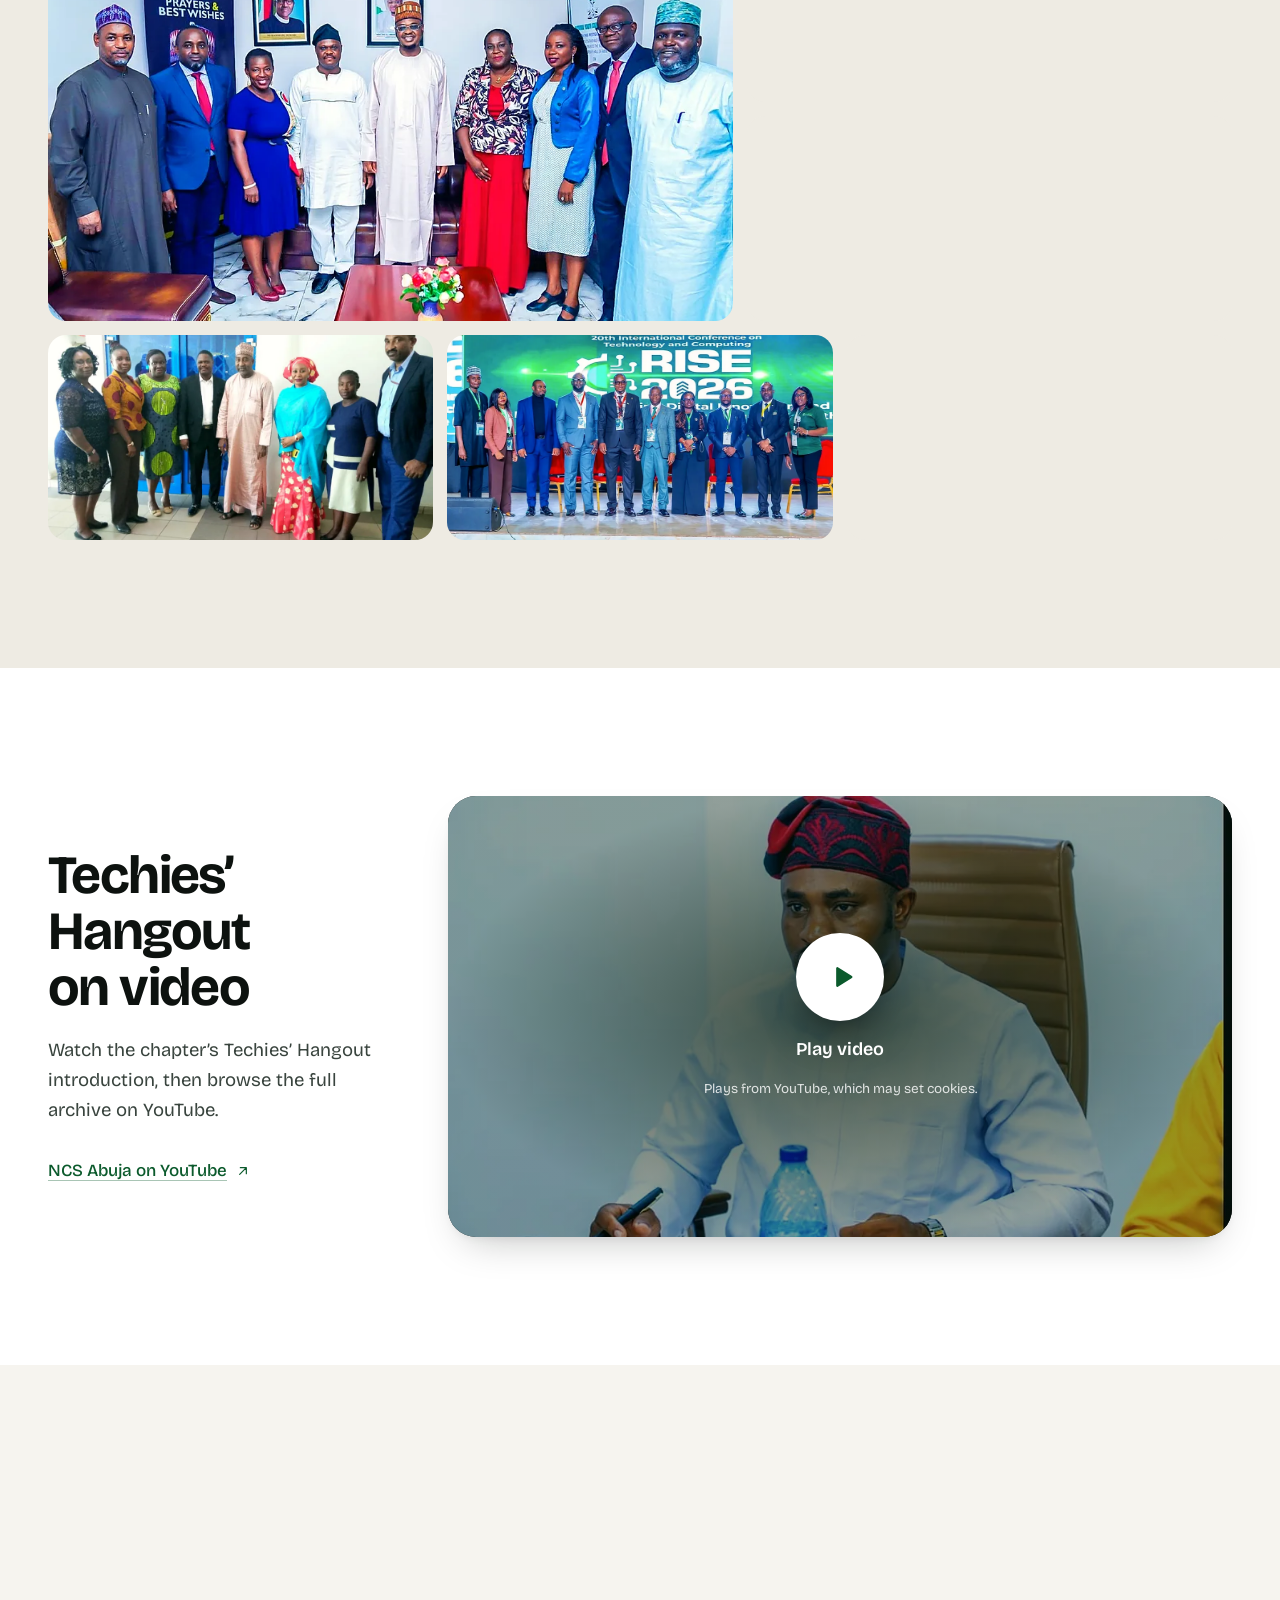
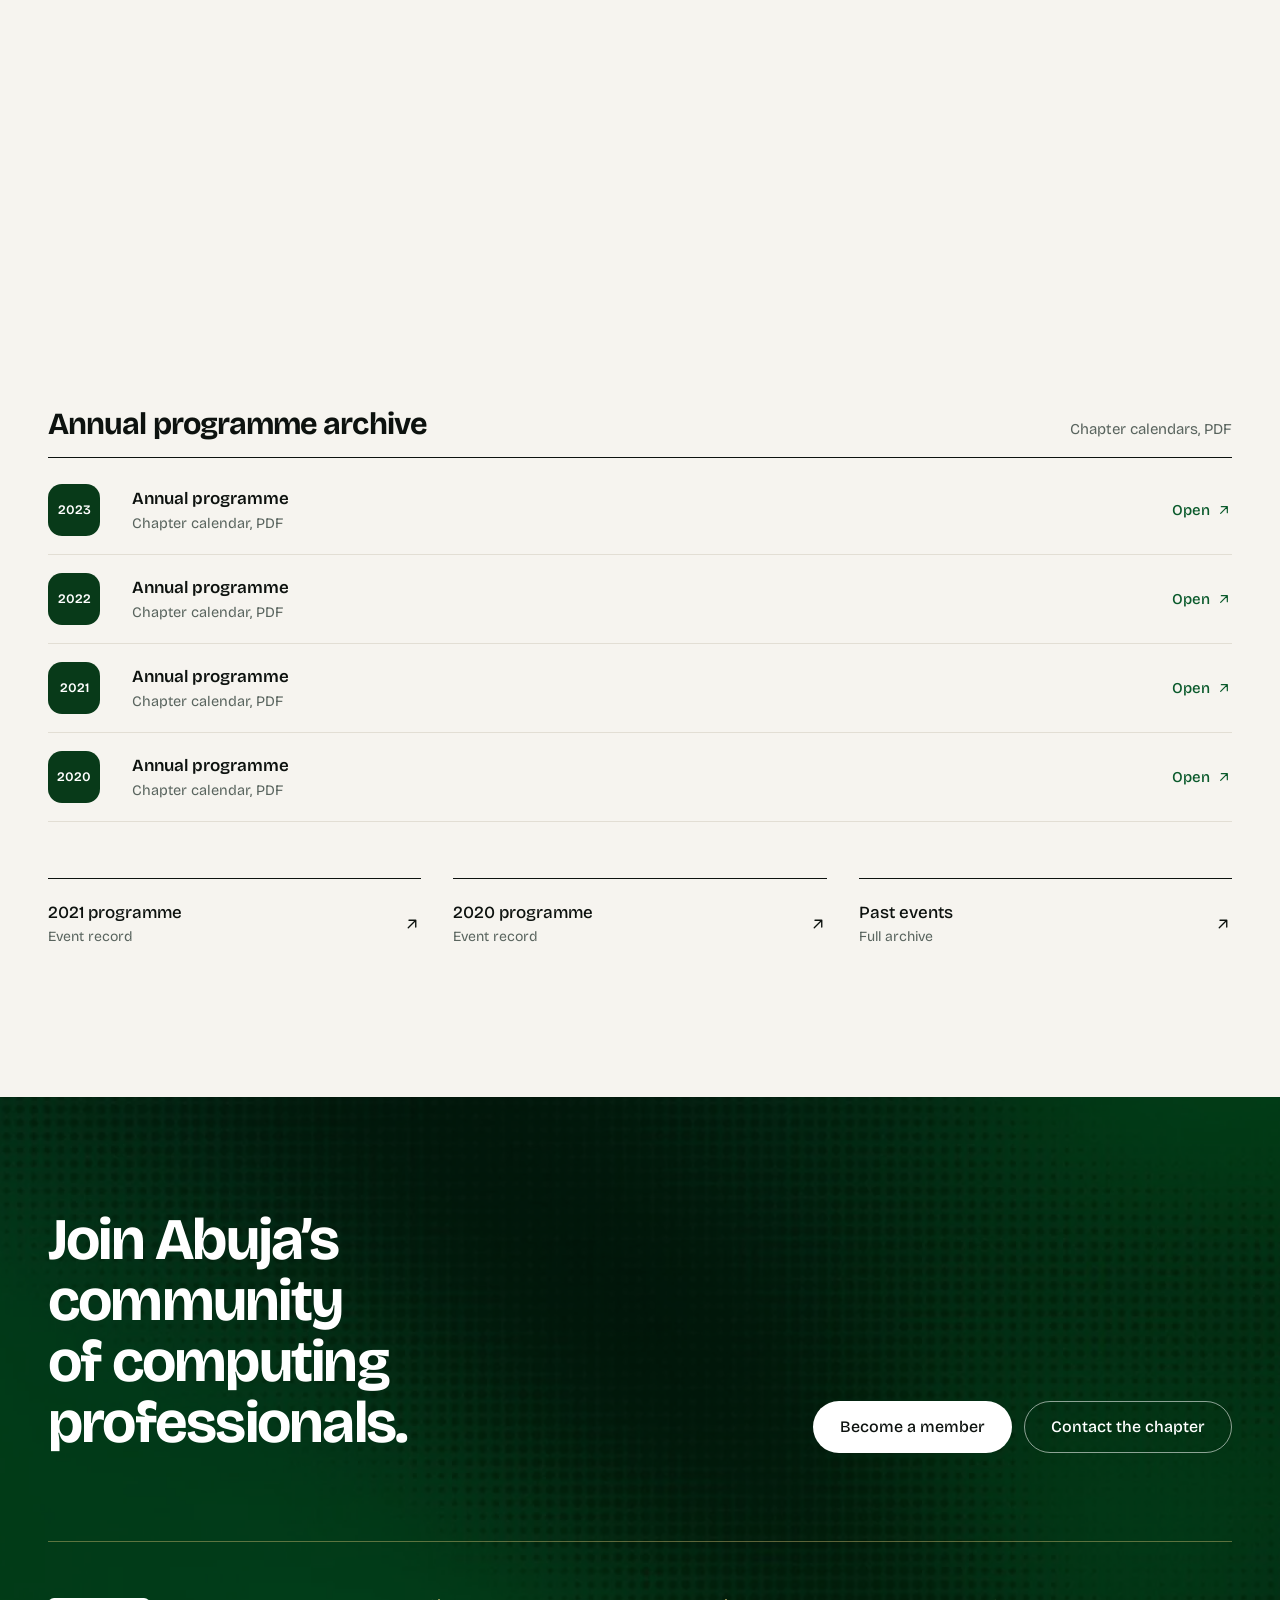
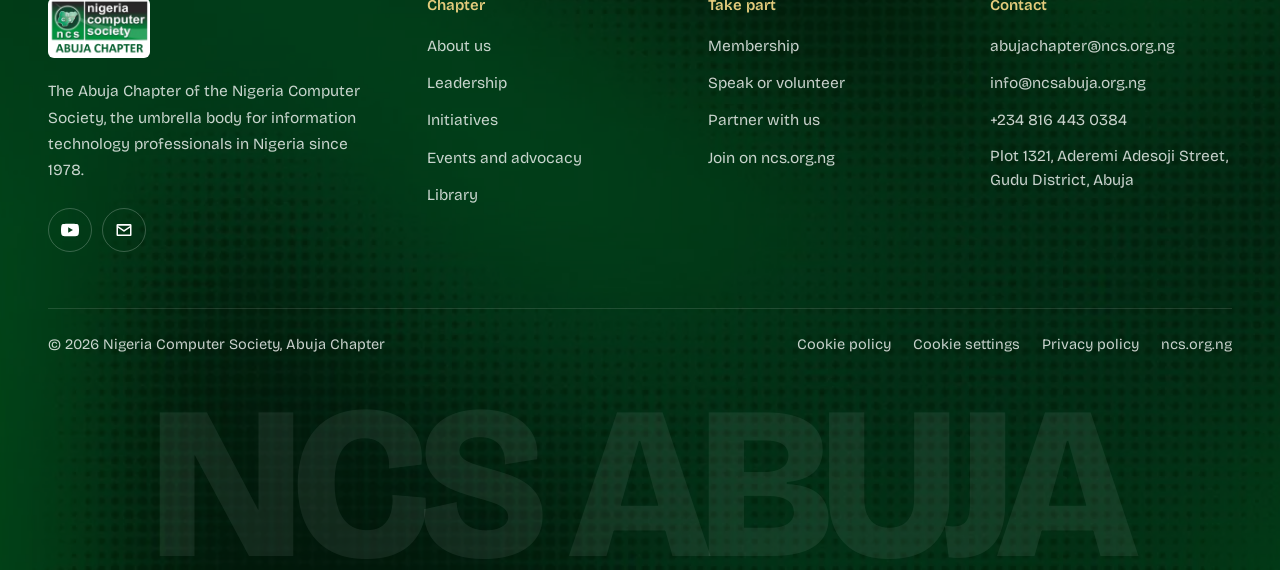
<file: events.html>
<!doctype html>
<html lang="en">
  <head>
    <meta charset="utf-8">
    <meta name="viewport" content="width=device-width, initial-scale=1">
    <meta name="theme-color" content="#ffffff">
    <title>Events and Advocacy</title>
    <meta name="description" content="NCS Abuja Chapter">
    <meta property="og:type" content="website">
    <meta property="og:title" content="Events and Advocacy">
    <meta property="og:description" content="NCS Abuja Chapter">
    <meta property="og:image" content="assets/img/rise-2026-delegates.webp">
    <link rel="icon" href="assets/favicon.svg" type="image/svg+xml">
    <link rel="preload" href="assets/fonts/bricolage-latin.woff2" as="font" type="font/woff2" crossorigin>
    <link rel="stylesheet" href="styles.css?v=39">
    <script src="site-shell.js?v=39" defer></script>
    <script src="script.js?v=39" defer></script>
  </head>
  <body data-page="events">
    <a class="skip-link" href="#main">Skip to content</a>
    <div data-site-header></div>

    <main id="main">
      <section class="page-hero">
        <img src="assets/img/nitda-forum-community.webp" srcset="assets/img/nitda-forum-community-sm.webp 960w, assets/img/nitda-forum-community.webp 1920w" sizes="100vw" width="1920" height="1319" alt="" decoding="async" class="page-hero-bg" fetchpriority="high">
        <div class="container">
          <ol class="crumbs"><li><a href="index.html">Home</a></li><li aria-current="page">Events</li></ol>
          <div class="page-hero-top">
            <h1 data-slide="left">Meet, learn and take action</h1>
            <p class="lead" data-slide="right">Monthly sessions, institutional advocacy and annual programmes across Abuja.</p>
          </div>
        </div>
      </section>

      <section class="section green-field on-dark" aria-labelledby="rhythm-title">
        <img class="field-bg" src="assets/img/bg-halftone.webp" alt="" loading="lazy">
        <div class="container">
          <div class="head" data-slide="up">
            <h2 class="h2" id="rhythm-title">The monthly rhythm</h2>
            <div>
              <p class="lead" style="margin-bottom:18px">Dates and venues are shared with members ahead of each session.</p>
              <a class="text-link" href="mailto:info@ncsabuja.org.ng?subject=Upcoming%20NCS%20Abuja%20events">Ask for upcoming dates <svg viewBox="0 0 24 24" fill="none" stroke="currentColor" stroke-width="1.8" stroke-linecap="round" stroke-linejoin="round" aria-hidden="true"><path d="M7 17 17 7M8 7h9v9"/></svg></a>
            </div>
          </div>
          <ol class="weeks" data-stagger="up">
            <li><figure><img src="assets/img/chapter-policy-meeting.webp" srcset="assets/img/chapter-policy-meeting-sm.webp 960w, assets/img/chapter-policy-meeting.webp 1920w" sizes="(max-width: 600px) 100vw, 300px" width="1920" height="1383" alt="NCS Abuja members in a policy discussion" loading="lazy" decoding="async"></figure><span class="when">First week</span><h3>Policy Monday</h3><p>Focused conversations on policy shaping Nigeria’s digital future.</p></li>
            <li><figure><img src="assets/img/chapter-meeting-speaker.webp" srcset="assets/img/chapter-meeting-speaker-sm.webp 960w, assets/img/chapter-meeting-speaker.webp 1920w" sizes="(max-width: 600px) 100vw, 300px" width="1920" height="1410" alt="A chapter member leading a session" loading="lazy" decoding="async"></figure><span class="when">Second week</span><h3>Member Masterclass</h3><p>Practical learning led by experienced NCS professionals.</p></li>
            <li><figure><img src="assets/img/nitda-forum-delegates.webp" srcset="assets/img/nitda-forum-delegates-sm.webp 903w, assets/img/nitda-forum-delegates.webp 1614w" sizes="(max-width: 600px) 100vw, 300px" width="1614" height="1716" alt="Industry and chapter delegates at a stakeholders forum" loading="lazy" decoding="async"></figure><span class="when">Third week</span><h3>Industry Connect</h3><p>Connecting real institutional needs with chapter expertise.</p></li>
            <li><figure><img src="assets/img/techies-hangout-member.webp" srcset="assets/img/techies-hangout-member-sm.webp 960w, assets/img/techies-hangout-member.webp 1920w" sizes="(max-width: 600px) 100vw, 300px" width="1920" height="1920" alt="A member at the Techies’ Hangout" loading="lazy" decoding="async"></figure><span class="when">Fourth week</span><h3>Techies’ Hangout</h3><p>Networking, knowledge and opportunities, with follow-up.</p></li>
          </ol>
        </div>
      </section>

      <section class="section" aria-labelledby="advocacy-title">
        <div class="container split">
          <div data-wipe style="border-radius:var(--radius-lg)"><img src="assets/img/ncs-ptdf-4.webp" srcset="assets/img/ncs-ptdf-4-sm.webp 925w, assets/img/ncs-ptdf-4.webp 1806w" sizes="(max-width: 920px) 100vw, 600px" width="1806" height="1874" alt="NCS Abuja delegation during a courtesy visit to PTDF" loading="lazy" decoding="async" style="width:100%;aspect-ratio:4/3;object-fit:cover;border-radius:var(--radius-lg)"></div>
          <div data-slide="right">
            <h2 class="h2" id="advocacy-title">From courtesy visits to lasting partnerships</h2>
            <div class="body"><p>The chapter engages public institutions on data protection, digital identity, security and capacity building, bringing professional expertise to national priorities.</p></div>
            <div class="actions" style="margin-top:32px">
              <a class="btn-pair" href="https://web.archive.org/web/20260511000014/https://ncsabuja.org.ng/advocacy-visits/" target="_blank" rel="noreferrer"><span class="btn">Archived advocacy visits</span><span class="chip-arrow"><svg viewBox="0 0 24 24" fill="none" stroke="currentColor" stroke-width="1.8" stroke-linecap="round" stroke-linejoin="round" aria-hidden="true"><path d="M7 17 17 7M8 7h9v9"/></svg></span></a>
            </div>
          </div>
        </div>
      </section>

      <section class="section stone" aria-labelledby="visits-title">
        <div class="container">
          <div class="head" data-slide="up">
            <h2 class="h2" id="visits-title">Advocacy visits in pictures</h2>
            <p class="lead">From the chapter’s published visit records, 2022 to 2026. Select a photo to see it full size.</p>
          </div>
          <div class="gallery" data-stagger="up">
            <figure><img src="assets/img/police-ict-visit-group.webp" srcset="assets/img/police-ict-visit-group-sm.webp 960w, assets/img/police-ict-visit-group.webp 1920w" sizes="(max-width: 920px) 100vw, 720px" width="1920" height="1280" alt="NCS Abuja delegation with Nigeria Police Force ICT Department officers" loading="lazy" decoding="async"><figcaption>Nigeria Police Force ICT Department, 2026</figcaption></figure>
            <figure><img src="assets/img/police-ict-visit-meeting.webp" srcset="assets/img/police-ict-visit-meeting-sm.webp 960w, assets/img/police-ict-visit-meeting.webp 1920w" sizes="(max-width: 920px) 50vw, 520px" width="1920" height="1275" alt="NCS Abuja and Police ICT Department officers in a meeting" loading="lazy" decoding="async"><figcaption>Police ICT partnership meeting</figcaption></figure>
            <figure><img src="assets/img/ptdf-visit-group.webp" srcset="assets/img/ptdf-visit-group-sm.webp 960w, assets/img/ptdf-visit-group.webp 1920w" sizes="(max-width: 920px) 50vw, 520px" width="1920" height="1253" alt="NCS Abuja delegation with PTDF officials" loading="lazy" decoding="async"><figcaption>Courtesy visit to PTDF</figcaption></figure>
            <figure><img src="assets/img/nimc-visit-presentation.webp" srcset="assets/img/nimc-visit-presentation-sm.webp 960w, assets/img/nimc-visit-presentation.webp 1920w" sizes="(max-width: 920px) 100vw, 420px" width="1920" height="1280" alt="NCS Abuja delegation presenting a plaque at NIMC" loading="lazy" decoding="async"><figcaption>Partnership visit to NIMC</figcaption></figure>
            <figure><img src="assets/img/ndpc-visit-meeting.webp" srcset="assets/img/ndpc-visit-meeting-sm.webp 960w, assets/img/ndpc-visit-meeting.webp 1920w" sizes="(max-width: 920px) 50vw, 420px" width="1920" height="1444" alt="NCS Abuja representatives meeting the NDPC National Commissioner" loading="lazy" decoding="async"><figcaption>Advocacy visit to NDPC</figcaption></figure>
            <figure><img src="assets/img/ncs-abuja-at-ndpc-2.webp" srcset="assets/img/ncs-abuja-at-ndpc-2-sm.webp 960w, assets/img/ncs-abuja-at-ndpc-2.webp 1920w" sizes="(max-width: 920px) 50vw, 420px" width="1920" height="1444" alt="NCS Abuja delegation at the Nigeria Data Protection Commission" loading="lazy" decoding="async"><figcaption>NDPC delegation, 2026</figcaption></figure>
            <figure><img src="assets/img/ministry-visit-2022-group.webp" srcset="assets/img/ministry-visit-2022-group-sm.webp 960w, assets/img/ministry-visit-2022-group.webp 1920w" sizes="(max-width: 920px) 100vw, 720px" width="1920" height="1281" alt="NCS Abuja delegation with government officials in 2022" loading="lazy" decoding="async"><figcaption>Stakeholder engagement, 2022</figcaption></figure>
            <figure><img src="assets/img/ndpb-visit-2022-group.webp" srcset="assets/img/ndpb-visit-2022-group-sm.webp 960w, assets/img/ndpb-visit-2022-group.webp 1920w" sizes="(max-width: 920px) 50vw, 520px" width="1920" height="1003" alt="NCS Abuja delegation at the Nigeria Data Protection Bureau in 2022" loading="lazy" decoding="async"><figcaption>NDPB visit, 2022</figcaption></figure>
            <figure><img src="assets/img/ministry-visit-2022-handshake.webp" srcset="assets/img/ministry-visit-2022-handshake-sm.webp 960w, assets/img/ministry-visit-2022-handshake.webp 1920w" sizes="(max-width: 920px) 50vw, 520px" width="1920" height="1382" alt="NCS Abuja chairman exchanging a gift with a government official in 2022" loading="lazy" decoding="async"><figcaption>Courtesy visit, 2022</figcaption></figure>
            <figure><img src="assets/img/chapter-visit-group.webp" srcset="assets/img/chapter-visit-group-sm.webp 960w, assets/img/chapter-visit-group.webp 1920w" sizes="(max-width: 920px) 100vw, 420px" width="1920" height="1440" alt="NCS Abuja members and guests after a visit" loading="lazy" decoding="async"><figcaption>Chapter engagement</figcaption></figure>
            <figure><img src="assets/img/rise-2026-delegates.webp" srcset="assets/img/rise-2026-delegates-sm.webp 960w, assets/img/rise-2026-delegates.webp 1920w" sizes="(max-width: 920px) 50vw, 420px" width="1920" height="1456" alt="NCS delegates on stage at RISE 2026" loading="lazy" decoding="async"><figcaption>RISE 2026 conference</figcaption></figure>
            <figure><img src="assets/img/ministry-partnership-delegation.webp" srcset="assets/img/ministry-partnership-delegation-sm.webp 960w, assets/img/ministry-partnership-delegation.webp 1920w" sizes="(max-width: 920px) 50vw, 420px" width="1920" height="1262" alt="NCS Abuja delegation during an institutional visit" loading="lazy" decoding="async"><figcaption>Institutional visit</figcaption></figure>
          </div>
        </div>
      </section>

      <section class="section" id="media" aria-labelledby="media-title">
        <div class="container video-layout">
          <div data-slide="left">
            <h2 class="h2" id="media-title">Techies’ Hangout on video</h2>
            <p class="lead" style="margin:20px 0 32px">Watch the chapter’s Techies’ Hangout introduction, then browse the full archive on YouTube.</p>
            <a class="text-link" href="https://www.youtube.com/@ncsabujachapter7278" target="_blank" rel="noreferrer">NCS Abuja on YouTube <svg viewBox="0 0 24 24" fill="none" stroke="currentColor" stroke-width="1.8" stroke-linecap="round" stroke-linejoin="round" aria-hidden="true"><path d="M7 17 17 7M8 7h9v9"/></svg></a>
          </div>
          <div class="embed embed-video" data-slide="right" data-src="https://www.youtube-nocookie.com/embed/W6KKDGB4hZ4" data-title="Techies’ Hangout by NCS Abuja Chapter">
            <button class="embed-facade" type="button" data-load-embed>
              <img src="assets/img/chapter-meeting-speaker.webp" srcset="assets/img/chapter-meeting-speaker-sm.webp 960w, assets/img/chapter-meeting-speaker.webp 1920w" sizes="(max-width: 920px) 100vw, 720px" width="1920" height="1410" alt="A chapter representative speaking at a professional event" loading="lazy" decoding="async">
              <span class="play"><i><svg viewBox="0 0 24 24" fill="currentColor" aria-hidden="true"><path d="M7 4.5v15a1 1 0 0 0 1.5.86l12-7.5a1 1 0 0 0 0-1.72l-12-7.5A1 1 0 0 0 7 4.5Z"/></svg></i><b>Play video</b><small>Plays from YouTube, which may set cookies.</small></span>
            </button>
          </div>
        </div>
      </section>

      <section class="section stone-2" aria-labelledby="archive-title">
        <div class="container">
          <figure class="wide-photo" data-wipe><img src="assets/img/ministry-partnership-delegation.webp" srcset="assets/img/ministry-partnership-delegation-sm.webp 960w, assets/img/ministry-partnership-delegation.webp 1920w" sizes="(max-width: 1280px) 100vw, 1240px" width="1920" height="1262" alt="NCS Abuja delegation during an institutional visit" loading="lazy" decoding="async"></figure>
          <div class="doc-group" data-slide="up">
            <div class="doc-group-head"><h2 id="archive-title">Annual programme archive</h2><span>Chapter calendars, PDF</span></div>
            <ul class="docs">
              <li><a class="doc" href="https://web.archive.org/web/20260710105523/https://ncsabuja.org.ng/wp-content/uploads/2023/01/NCS-Abuja-2023-Annual-Programs-040123-1.pdf" target="_blank" rel="noreferrer"><span class="doc-type year">2023</span><span><b>Annual programme</b><small>Chapter calendar, PDF</small></span><span class="go">Open <svg viewBox="0 0 24 24" fill="none" stroke="currentColor" stroke-width="1.8" stroke-linecap="round" stroke-linejoin="round" aria-hidden="true"><path d="M7 17 17 7M8 7h9v9"/></svg></span></a></li>
              <li><a class="doc" href="https://web.archive.org/web/20260710110655/https://ncsabuja.org.ng/wp-content/uploads/2022/12/NCS-Abuja-2022-Annual-Programs-060122.pdf" target="_blank" rel="noreferrer"><span class="doc-type year">2022</span><span><b>Annual programme</b><small>Chapter calendar, PDF</small></span><span class="go">Open <svg viewBox="0 0 24 24" fill="none" stroke="currentColor" stroke-width="1.8" stroke-linecap="round" stroke-linejoin="round" aria-hidden="true"><path d="M7 17 17 7M8 7h9v9"/></svg></span></a></li>
              <li><a class="doc" href="https://web.archive.org/web/20260710104544/https://ncsabuja.org.ng/wp-content/uploads/2022/12/NCS-Abuja-2021-Annual-Programs-040121.pdf" target="_blank" rel="noreferrer"><span class="doc-type year">2021</span><span><b>Annual programme</b><small>Chapter calendar, PDF</small></span><span class="go">Open <svg viewBox="0 0 24 24" fill="none" stroke="currentColor" stroke-width="1.8" stroke-linecap="round" stroke-linejoin="round" aria-hidden="true"><path d="M7 17 17 7M8 7h9v9"/></svg></span></a></li>
              <li><a class="doc" href="https://web.archive.org/web/20260710111722/https://ncsabuja.org.ng/wp-content/uploads/2022/12/NCS-Abuja-2020-Annual-Programs-040120.pdf" target="_blank" rel="noreferrer"><span class="doc-type year">2020</span><span><b>Annual programme</b><small>Chapter calendar, PDF</small></span><span class="go">Open <svg viewBox="0 0 24 24" fill="none" stroke="currentColor" stroke-width="1.8" stroke-linecap="round" stroke-linejoin="round" aria-hidden="true"><path d="M7 17 17 7M8 7h9v9"/></svg></span></a></li>
            </ul>
          </div>
          <ul class="link-list" data-stagger="up">
            <li><a href="https://web.archive.org/web/20260511001130/https://ncsabuja.org.ng/event/2021-annual-program/" target="_blank" rel="noreferrer"><span>2021 programme<small>Event record</small></span><svg viewBox="0 0 24 24" fill="none" stroke="currentColor" stroke-width="1.8" stroke-linecap="round" stroke-linejoin="round" aria-hidden="true"><path d="M7 17 17 7M8 7h9v9"/></svg></a></li>
            <li><a href="https://web.archive.org/web/20260710110326/https://ncsabuja.org.ng/event/2020-annual-program/" target="_blank" rel="noreferrer"><span>2020 programme<small>Event record</small></span><svg viewBox="0 0 24 24" fill="none" stroke="currentColor" stroke-width="1.8" stroke-linecap="round" stroke-linejoin="round" aria-hidden="true"><path d="M7 17 17 7M8 7h9v9"/></svg></a></li>
            <li><a href="https://web.archive.org/web/20260710104314/https://ncsabuja.org.ng/past-events/" target="_blank" rel="noreferrer"><span>Past events<small>Full archive</small></span><svg viewBox="0 0 24 24" fill="none" stroke="currentColor" stroke-width="1.8" stroke-linecap="round" stroke-linejoin="round" aria-hidden="true"><path d="M7 17 17 7M8 7h9v9"/></svg></a></li>
          </ul>
        </div>
      </section>
    </main>

    <div data-site-footer></div>
  </body>
</html>
</file>
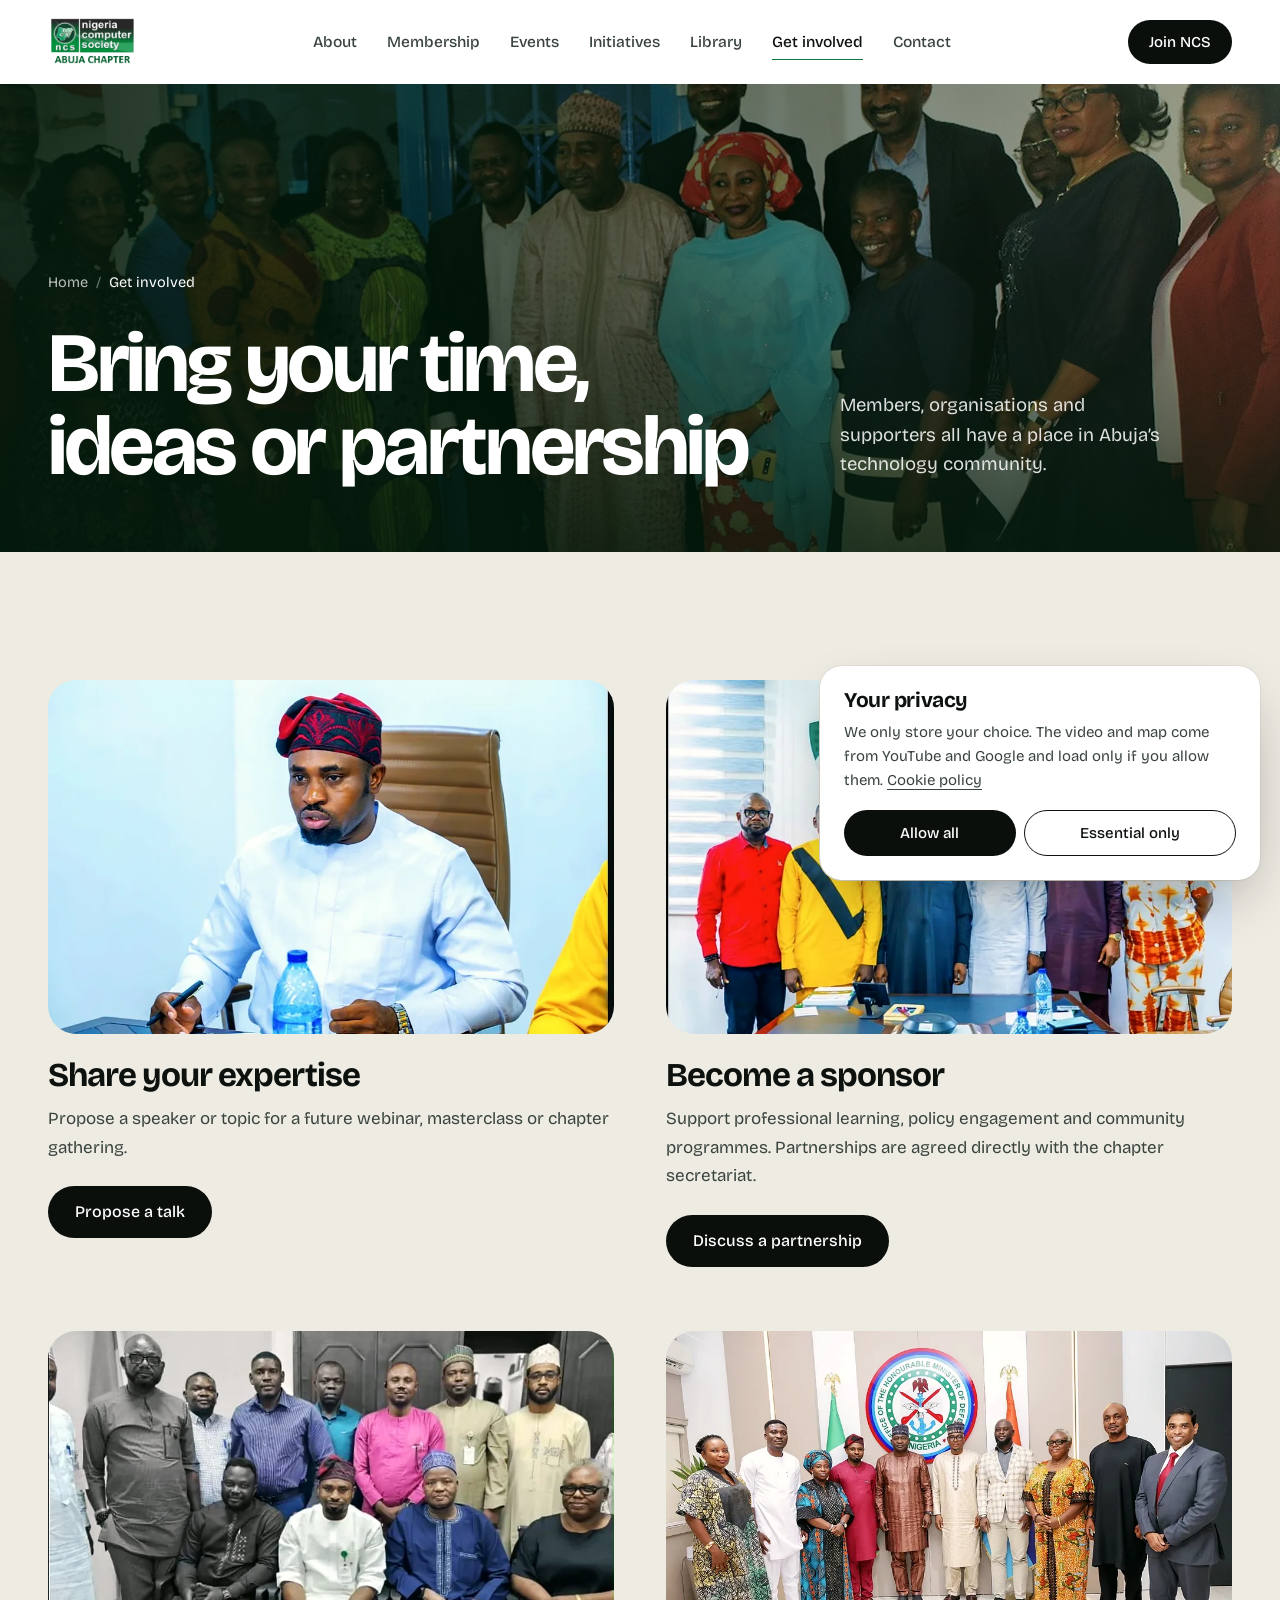
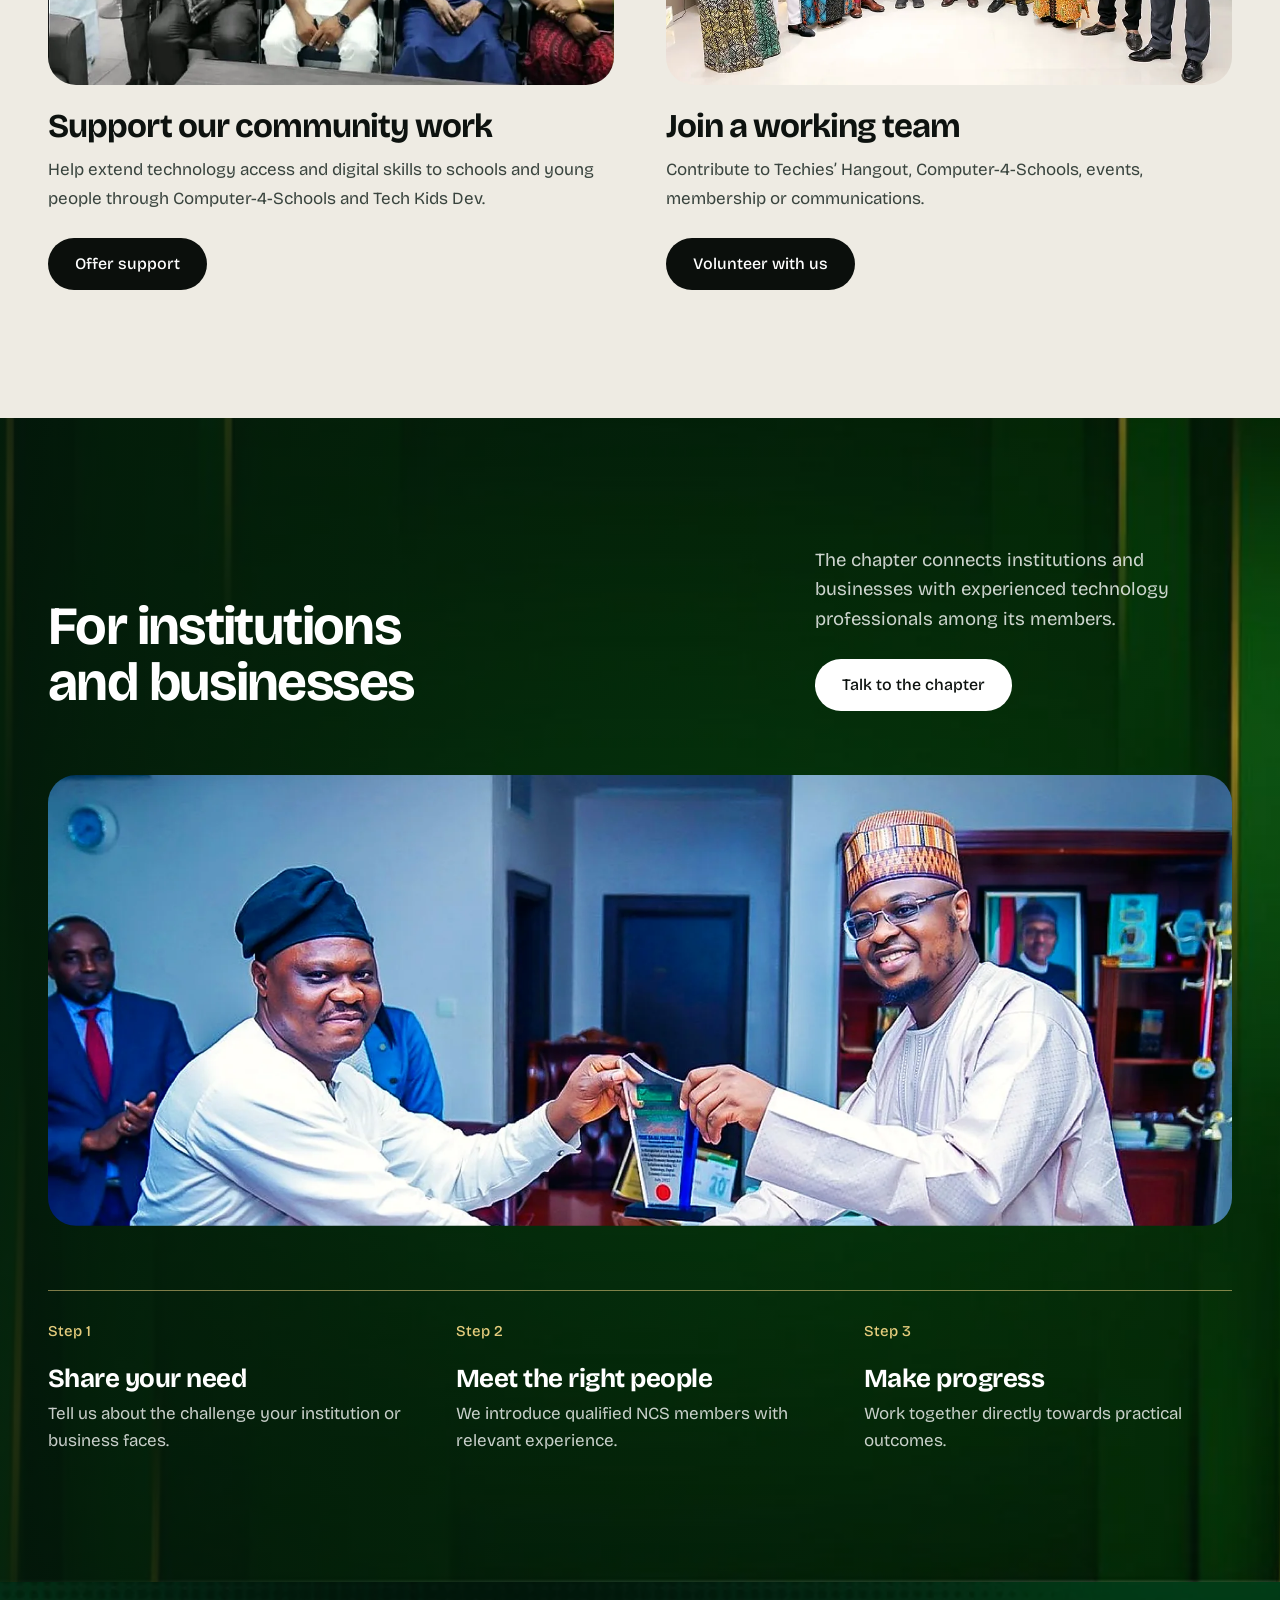
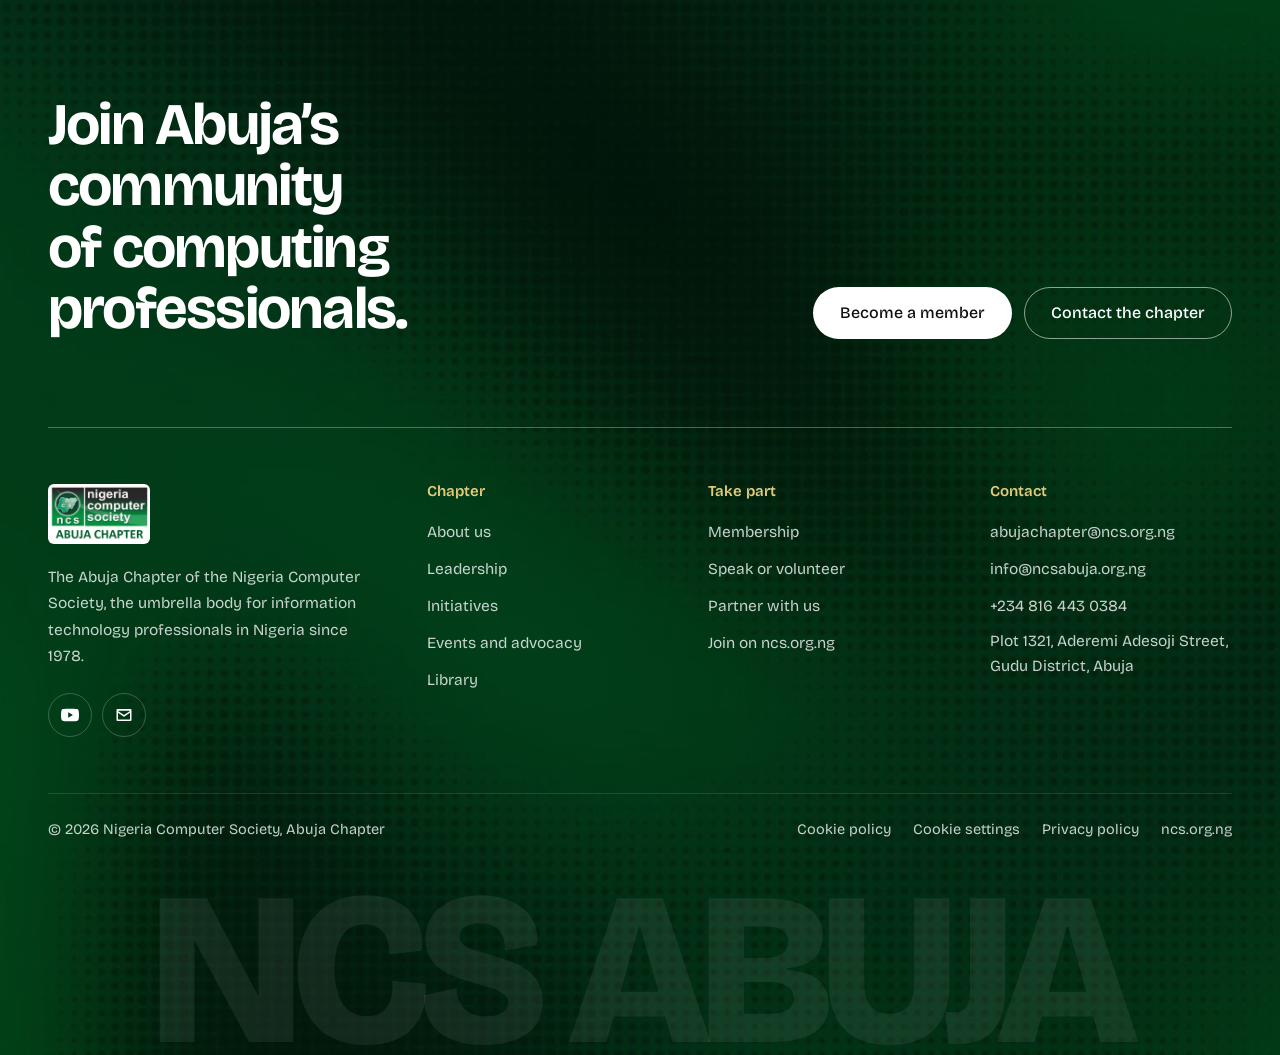
<file: get-involved.html>
<!doctype html>
<html lang="en">
  <head>
    <meta charset="utf-8">
    <meta name="viewport" content="width=device-width, initial-scale=1">
    <meta name="theme-color" content="#ffffff">
    <title>Get Involved</title>
    <meta name="description" content="NCS Abuja Chapter">
    <meta property="og:type" content="website">
    <meta property="og:title" content="Get Involved">
    <meta property="og:description" content="NCS Abuja Chapter">
    <meta property="og:image" content="assets/img/rise-2026-delegates.webp">
    <link rel="icon" href="assets/favicon.svg" type="image/svg+xml">
    <link rel="preload" href="assets/fonts/bricolage-latin.woff2" as="font" type="font/woff2" crossorigin>
    <link rel="stylesheet" href="styles.css?v=39">
    <script src="site-shell.js?v=39" defer></script>
    <script src="script.js?v=39" defer></script>
  </head>
  <body data-page="get-involved">
    <a class="skip-link" href="#main">Skip to content</a>
    <div data-site-header></div>

    <main id="main">
      <section class="page-hero">
        <img src="assets/img/chapter-group-photo.webp" srcset="assets/img/chapter-group-photo-sm.webp 960w, assets/img/chapter-group-photo.webp 1920w" sizes="100vw" width="1920" height="1280" alt="" decoding="async" class="page-hero-bg" fetchpriority="high">
        <div class="container">
          <ol class="crumbs"><li><a href="index.html">Home</a></li><li aria-current="page">Get involved</li></ol>
          <div class="page-hero-top">
            <h1 data-slide="left">Bring your time, ideas or partnership</h1>
            <p class="lead" data-slide="right">Members, organisations and supporters all have a place in Abuja’s technology community.</p>
          </div>
        </div>
      </section>

      <section class="section stone" aria-label="Ways to get involved">
        <div class="container ways">
          <article class="way" id="speak" data-slide="left">
            <div class="media"><img src="assets/img/chapter-meeting-speaker.webp" srcset="assets/img/chapter-meeting-speaker-sm.webp 960w, assets/img/chapter-meeting-speaker.webp 1920w" sizes="(max-width: 920px) 100vw, 600px" width="1920" height="1410" alt="A speaker addressing a chapter event" loading="lazy" decoding="async"></div>
            <h2>Share your expertise</h2>
            <p>Propose a speaker or topic for a future webinar, masterclass or chapter gathering.</p>
            <a class="btn btn-dark" href="mailto:info@ncsabuja.org.ng?subject=Speaker%20or%20webinar%20proposal">Propose a talk</a>
          </article>
          <article class="way" id="partner" data-slide="right">
            <div class="media"><img src="assets/img/ministry-partnership-meeting.webp" srcset="assets/img/ministry-partnership-meeting-sm.webp 960w, assets/img/ministry-partnership-meeting.webp 1920w" sizes="(max-width: 920px) 100vw, 600px" width="1920" height="1370" alt="NCS Abuja and government stakeholders at a partnership meeting" loading="lazy" decoding="async"></div>
            <h2>Become a sponsor</h2>
            <p>Support professional learning, policy engagement and community programmes. Partnerships are agreed directly with the chapter secretariat.</p>
            <a class="btn btn-dark" href="mailto:abujachapter@ncs.org.ng?subject=Partnership%20and%20sponsorship">Discuss a partnership</a>
          </article>
          <article class="way" id="csr" data-slide="left">
            <div class="media"><img src="assets/img/chapter-office-meeting.webp" srcset="assets/img/chapter-office-meeting-sm.webp 960w, assets/img/chapter-office-meeting.webp 1920w" sizes="(max-width: 920px) 100vw, 600px" width="1920" height="1806" alt="NCS Abuja members at a chapter meeting" loading="lazy" decoding="async"></div>
            <h2>Support our community work</h2>
            <p>Help extend technology access and digital skills to schools and young people through Computer-4-Schools and Tech Kids Dev.</p>
            <a class="btn btn-dark" href="mailto:info@ncsabuja.org.ng?subject=Community%20support">Offer support</a>
          </article>
          <article class="way" id="volunteer" data-slide="right">
            <div class="media"><img src="assets/img/community-connection.webp" srcset="assets/img/community-connection-sm.webp 960w, assets/img/community-connection.webp 1920w" sizes="(max-width: 920px) 100vw, 600px" width="1920" height="1287" alt="NCS Abuja members and guests at a chapter engagement" loading="lazy" decoding="async"></div>
            <h2>Join a working team</h2>
            <p>Contribute to Techies’ Hangout, Computer-4-Schools, events, membership or communications.</p>
            <a class="btn btn-dark" href="mailto:info@ncsabuja.org.ng?subject=Volunteer%20with%20NCS%20Abuja">Volunteer with us</a>
          </article>
        </div>
      </section>

      <section class="section green-field on-dark" aria-labelledby="desk-title">
        <img class="field-bg" src="assets/img/bg-gold-lines.webp" alt="" loading="lazy">
        <div class="container">
          <div class="head" data-slide="up">
            <h2 class="h2" id="desk-title">For institutions and businesses</h2>
            <div>
              <p class="lead" style="margin-bottom:24px">The chapter connects institutions and businesses with experienced technology professionals among its members.</p>
              <a class="btn btn-light" href="mailto:info@ncsabuja.org.ng?subject=Expertise%20enquiry">Talk to the chapter</a>
            </div>
          </div>
          <figure class="wide-photo" data-wipe><img src="assets/img/ministry-visit-2022-handshake.webp" srcset="assets/img/ministry-visit-2022-handshake-sm.webp 960w, assets/img/ministry-visit-2022-handshake.webp 1920w" sizes="(max-width: 1280px) 100vw, 1240px" width="1920" height="1382" alt="NCS Abuja chairman exchanging a gift with a government official" loading="lazy" decoding="async"></figure>
          <ol class="steps" data-stagger="up">
            <li><h3>Share your need</h3><p>Tell us about the challenge your institution or business faces.</p></li>
            <li><h3>Meet the right people</h3><p>We introduce qualified NCS members with relevant experience.</p></li>
            <li><h3>Make progress</h3><p>Work together directly towards practical outcomes.</p></li>
          </ol>
        </div>
      </section>
    </main>

    <div data-site-footer></div>
  </body>
</html>
</file>
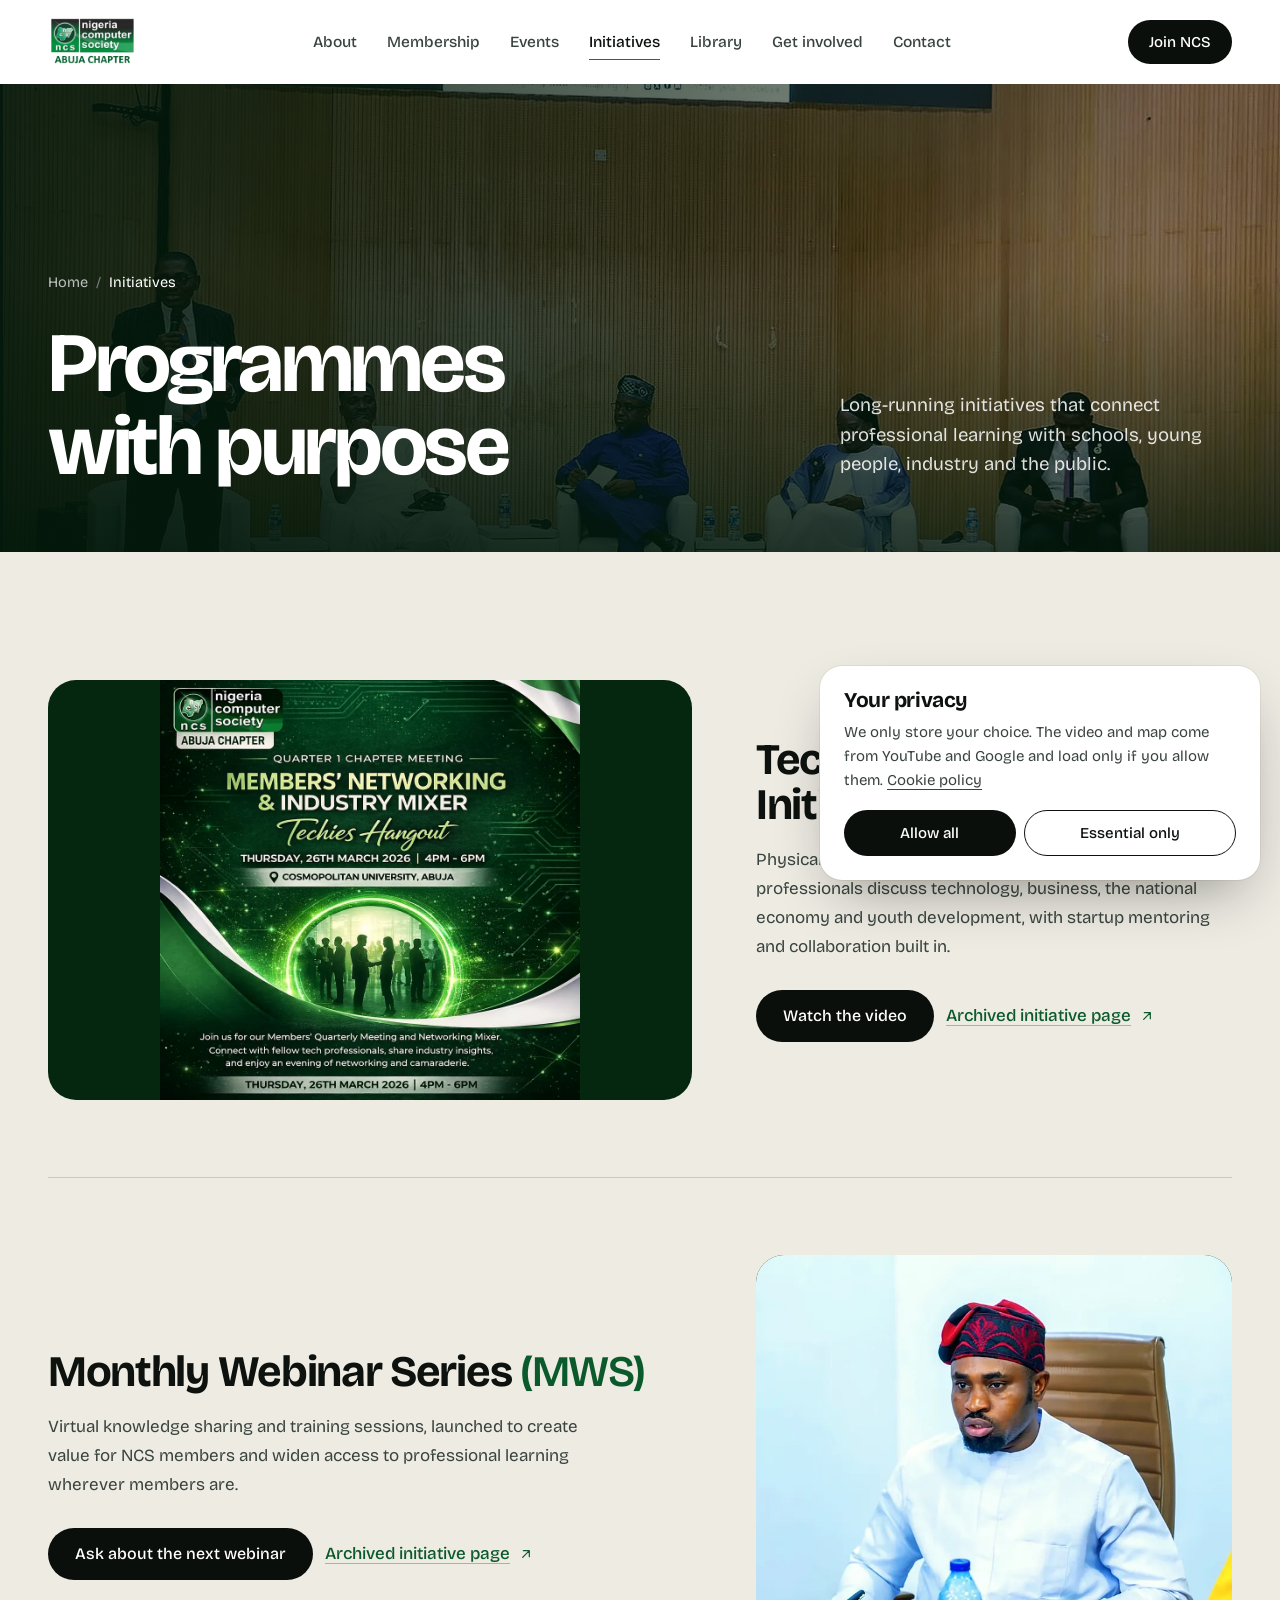
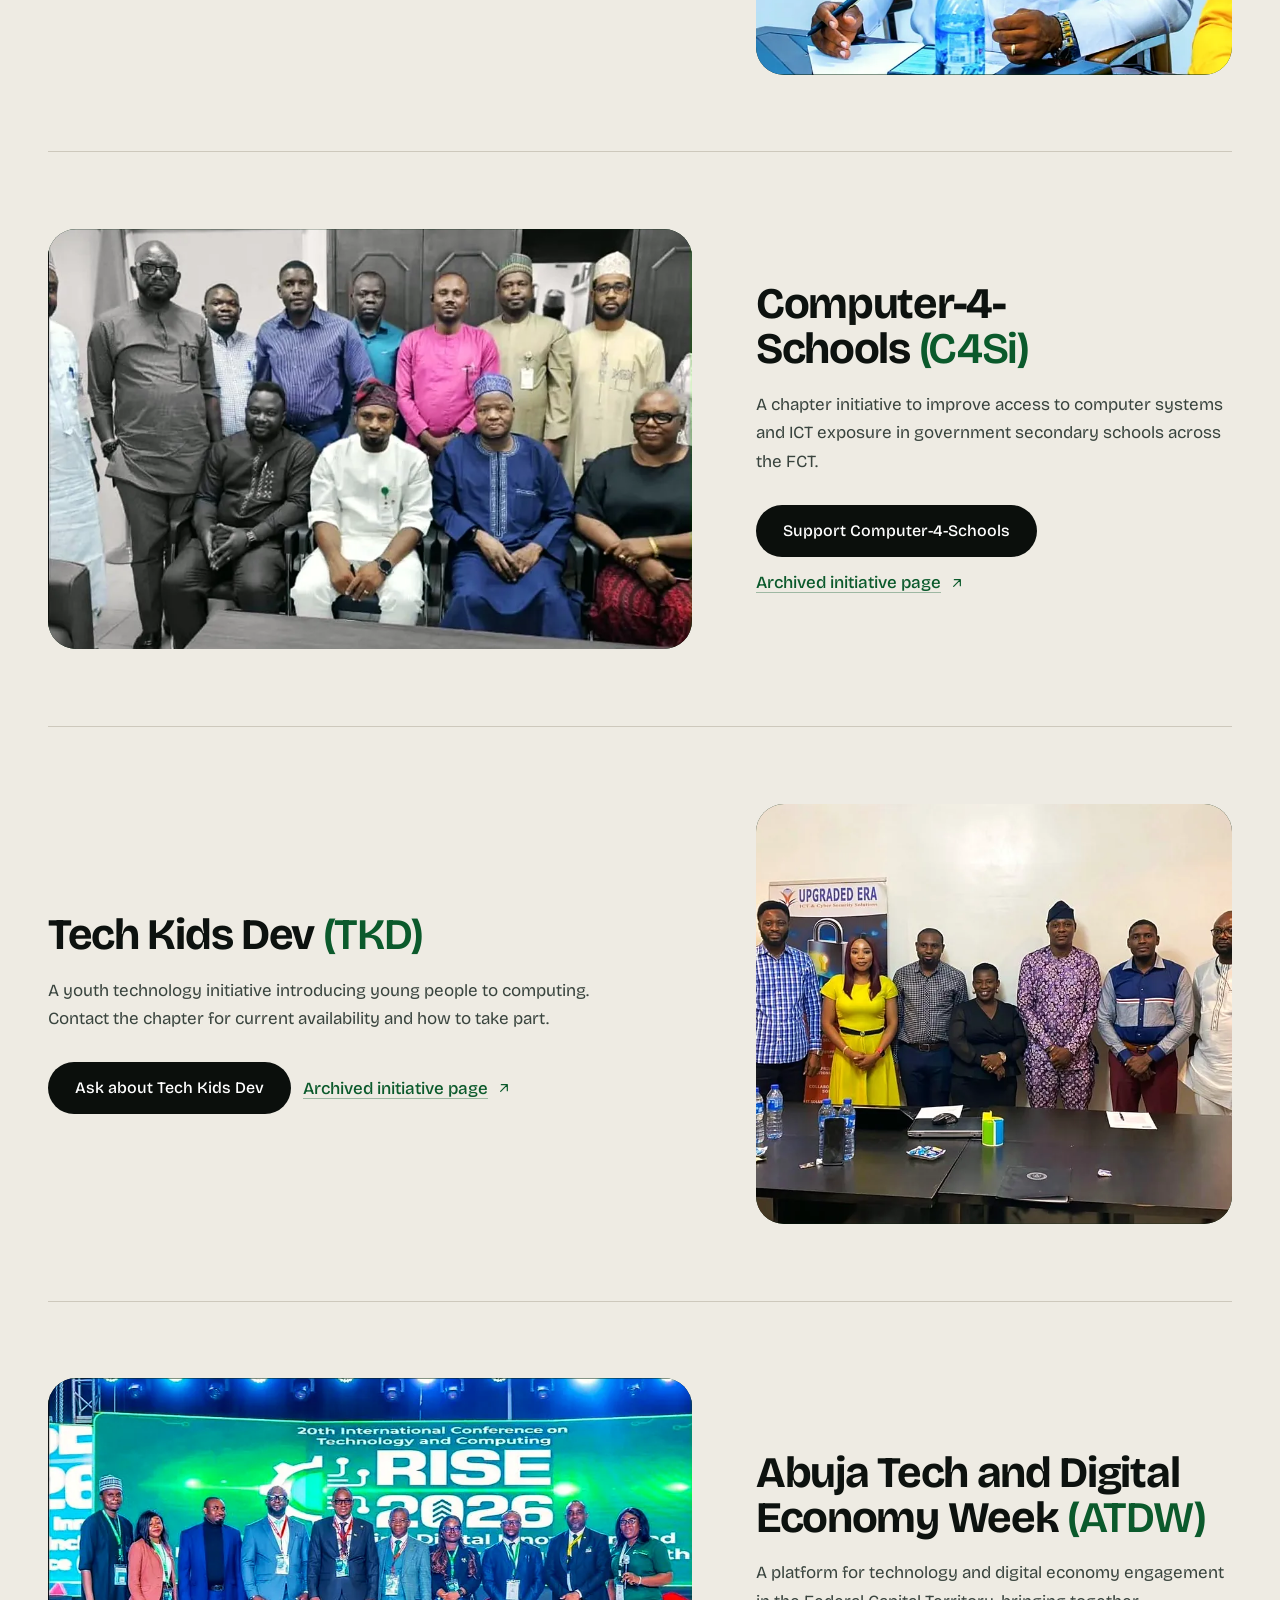
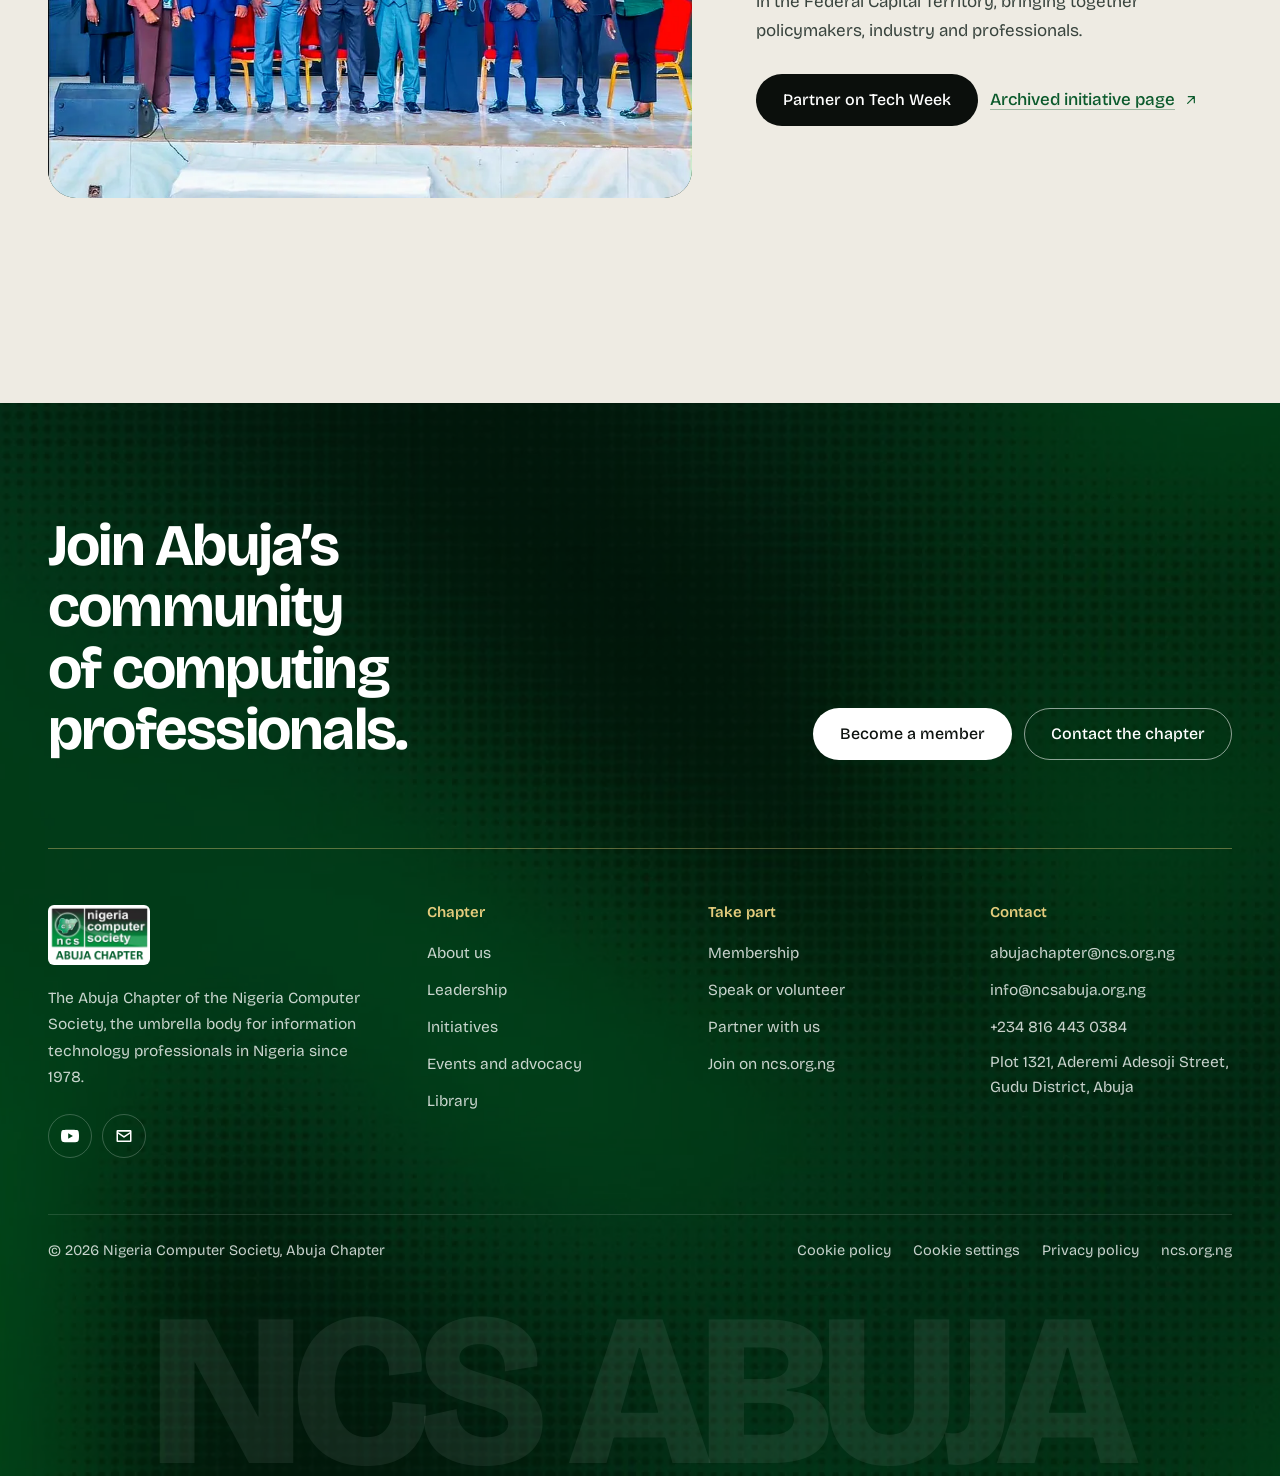
<file: initiatives.html>
<!doctype html>
<html lang="en">
  <head>
    <meta charset="utf-8">
    <meta name="viewport" content="width=device-width, initial-scale=1">
    <meta name="theme-color" content="#ffffff">
    <title>Initiatives</title>
    <meta name="description" content="NCS Abuja Chapter">
    <meta property="og:type" content="website">
    <meta property="og:title" content="Initiatives">
    <meta property="og:description" content="NCS Abuja Chapter">
    <meta property="og:image" content="assets/img/rise-2026-delegates.webp">
    <link rel="icon" href="assets/favicon.svg" type="image/svg+xml">
    <link rel="preload" href="assets/fonts/bricolage-latin.woff2" as="font" type="font/woff2" crossorigin>
    <link rel="stylesheet" href="styles.css?v=39">
    <script src="site-shell.js?v=39" defer></script>
    <script src="script.js?v=39" defer></script>
  </head>
  <body data-page="initiatives">
    <a class="skip-link" href="#main">Skip to content</a>
    <div data-site-header></div>

    <main id="main">
      <section class="page-hero">
        <img src="assets/img/nitda-industry-panel.webp" srcset="assets/img/nitda-industry-panel-sm.webp 960w, assets/img/nitda-industry-panel.webp 1920w" sizes="100vw" width="1920" height="1154" alt="" decoding="async" class="page-hero-bg" fetchpriority="high">
        <div class="container">
          <ol class="crumbs"><li><a href="index.html">Home</a></li><li aria-current="page">Initiatives</li></ol>
          <div class="page-hero-top">
            <h1 data-slide="left">Programmes with purpose</h1>
            <p class="lead" data-slide="right">Long-running initiatives that connect professional learning with schools, young people, industry and the public.</p>
          </div>
        </div>
      </section>

      <section class="section stone" aria-label="Chapter initiatives">
        <div class="container">
          <article class="init" id="thi">
            <div class="init-media poster" data-wipe><img src="assets/img/ncs-techies.webp" srcset="assets/img/ncs-techies-sm.webp 960w, assets/img/ncs-techies.webp 1920w" sizes="(max-width: 920px) 100vw, 600px" width="1920" height="1920" alt="Techies’ Hangout networking and industry mixer poster" loading="lazy" decoding="async"></div>
            <div data-slide="right">
              <h2>Techies’ Hangout Initiative <span class="abbr">(THI)</span></h2>
              <p>Physical, online, TV and radio conversations where IT professionals discuss technology, business, the national economy and youth development, with startup mentoring and collaboration built in.</p>
              <div class="actions">
                <a class="btn btn-dark" href="index.html#video">Watch the video</a>
                <a class="text-link" href="https://web.archive.org/web/20260710112532/https://ncsabuja.org.ng/techies-hangout-initiative-thi/" target="_blank" rel="noreferrer">Archived initiative page <svg viewBox="0 0 24 24" fill="none" stroke="currentColor" stroke-width="1.8" stroke-linecap="round" stroke-linejoin="round" aria-hidden="true"><path d="M7 17 17 7M8 7h9v9"/></svg></a>
              </div>
            </div>
          </article>
          <article class="init" id="mws">
            <div class="init-media" data-wipe><img src="assets/img/chapter-meeting-speaker.webp" srcset="assets/img/chapter-meeting-speaker-sm.webp 960w, assets/img/chapter-meeting-speaker.webp 1920w" sizes="(max-width: 920px) 100vw, 600px" width="1920" height="1410" alt="A chapter representative speaking at a professional session" loading="lazy" decoding="async"></div>
            <div data-slide="left">
              <h2>Monthly Webinar Series <span class="abbr">(MWS)</span></h2>
              <p>Virtual knowledge sharing and training sessions, launched to create value for NCS members and widen access to professional learning wherever members are.</p>
              <div class="actions">
                <a class="btn btn-dark" href="mailto:info@ncsabuja.org.ng?subject=Monthly%20Webinar%20Series">Ask about the next webinar</a>
                <a class="text-link" href="https://web.archive.org/web/20260710113045/https://ncsabuja.org.ng/monthly-webinar-series-mws/" target="_blank" rel="noreferrer">Archived initiative page <svg viewBox="0 0 24 24" fill="none" stroke="currentColor" stroke-width="1.8" stroke-linecap="round" stroke-linejoin="round" aria-hidden="true"><path d="M7 17 17 7M8 7h9v9"/></svg></a>
              </div>
            </div>
          </article>
          <article class="init" id="c4s">
            <div class="init-media" data-wipe><img src="assets/img/chapter-office-meeting.webp" srcset="assets/img/chapter-office-meeting-sm.webp 960w, assets/img/chapter-office-meeting.webp 1920w" sizes="(max-width: 920px) 100vw, 600px" width="1920" height="1806" alt="NCS Abuja members at a chapter meeting" loading="lazy" decoding="async"></div>
            <div data-slide="right">
              <h2>Computer-4-Schools <span class="abbr">(C4Si)</span></h2>
              <p>A chapter initiative to improve access to computer systems and ICT exposure in government secondary schools across the FCT.</p>
              <div class="actions">
                <a class="btn btn-dark" href="mailto:info@ncsabuja.org.ng?subject=Computer-4-Schools">Support Computer-4-Schools</a>
                <a class="text-link" href="https://web.archive.org/web/20260423022948/https://ncsabuja.org.ng/computer-4-schools-initiative-c4si/" target="_blank" rel="noreferrer">Archived initiative page <svg viewBox="0 0 24 24" fill="none" stroke="currentColor" stroke-width="1.8" stroke-linecap="round" stroke-linejoin="round" aria-hidden="true"><path d="M7 17 17 7M8 7h9v9"/></svg></a>
              </div>
            </div>
          </article>
          <article class="init" id="tkd">
            <div class="init-media" data-wipe><img src="assets/img/chapter-meeting-group.webp" srcset="assets/img/chapter-meeting-group-sm.webp 960w, assets/img/chapter-meeting-group.webp 1920w" sizes="(max-width: 920px) 100vw, 600px" width="1920" height="1387" alt="NCS Abuja members and partners after a working session" loading="lazy" decoding="async"></div>
            <div data-slide="left">
              <h2>Tech Kids Dev <span class="abbr">(TKD)</span></h2>
              <p>A youth technology initiative introducing young people to computing. Contact the chapter for current availability and how to take part.</p>
              <div class="actions">
                <a class="btn btn-dark" href="mailto:info@ncsabuja.org.ng?subject=Tech%20Kids%20Dev">Ask about Tech Kids Dev</a>
                <a class="text-link" href="https://web.archive.org/web/20260608054015/https://ncsabuja.org.ng/tech-kids-dev-tkd/" target="_blank" rel="noreferrer">Archived initiative page <svg viewBox="0 0 24 24" fill="none" stroke="currentColor" stroke-width="1.8" stroke-linecap="round" stroke-linejoin="round" aria-hidden="true"><path d="M7 17 17 7M8 7h9v9"/></svg></a>
              </div>
            </div>
          </article>
          <article class="init" id="atdw">
            <div class="init-media" data-wipe><img src="assets/img/rise-2026-stage.webp" srcset="assets/img/rise-2026-stage-sm.webp 960w, assets/img/rise-2026-stage.webp 1920w" sizes="(max-width: 920px) 100vw, 600px" width="1920" height="1337" alt="NCS delegates on stage at the RISE 2026 technology and computing conference" loading="lazy" decoding="async"></div>
            <div data-slide="right">
              <h2>Abuja Tech and Digital Economy Week <span class="abbr">(ATDW)</span></h2>
              <p>A platform for technology and digital economy engagement in the Federal Capital Territory, bringing together policymakers, industry and professionals.</p>
              <div class="actions">
                <a class="btn btn-dark" href="mailto:info@ncsabuja.org.ng?subject=Abuja%20Tech%20Week">Partner on Tech Week</a>
                <a class="text-link" href="https://web.archive.org/web/20260513034221/https://ncsabuja.org.ng/tech-day/" target="_blank" rel="noreferrer">Archived initiative page <svg viewBox="0 0 24 24" fill="none" stroke="currentColor" stroke-width="1.8" stroke-linecap="round" stroke-linejoin="round" aria-hidden="true"><path d="M7 17 17 7M8 7h9v9"/></svg></a>
              </div>
            </div>
          </article>
        </div>
      </section>
    </main>

    <div data-site-footer></div>
  </body>
</html>
</file>
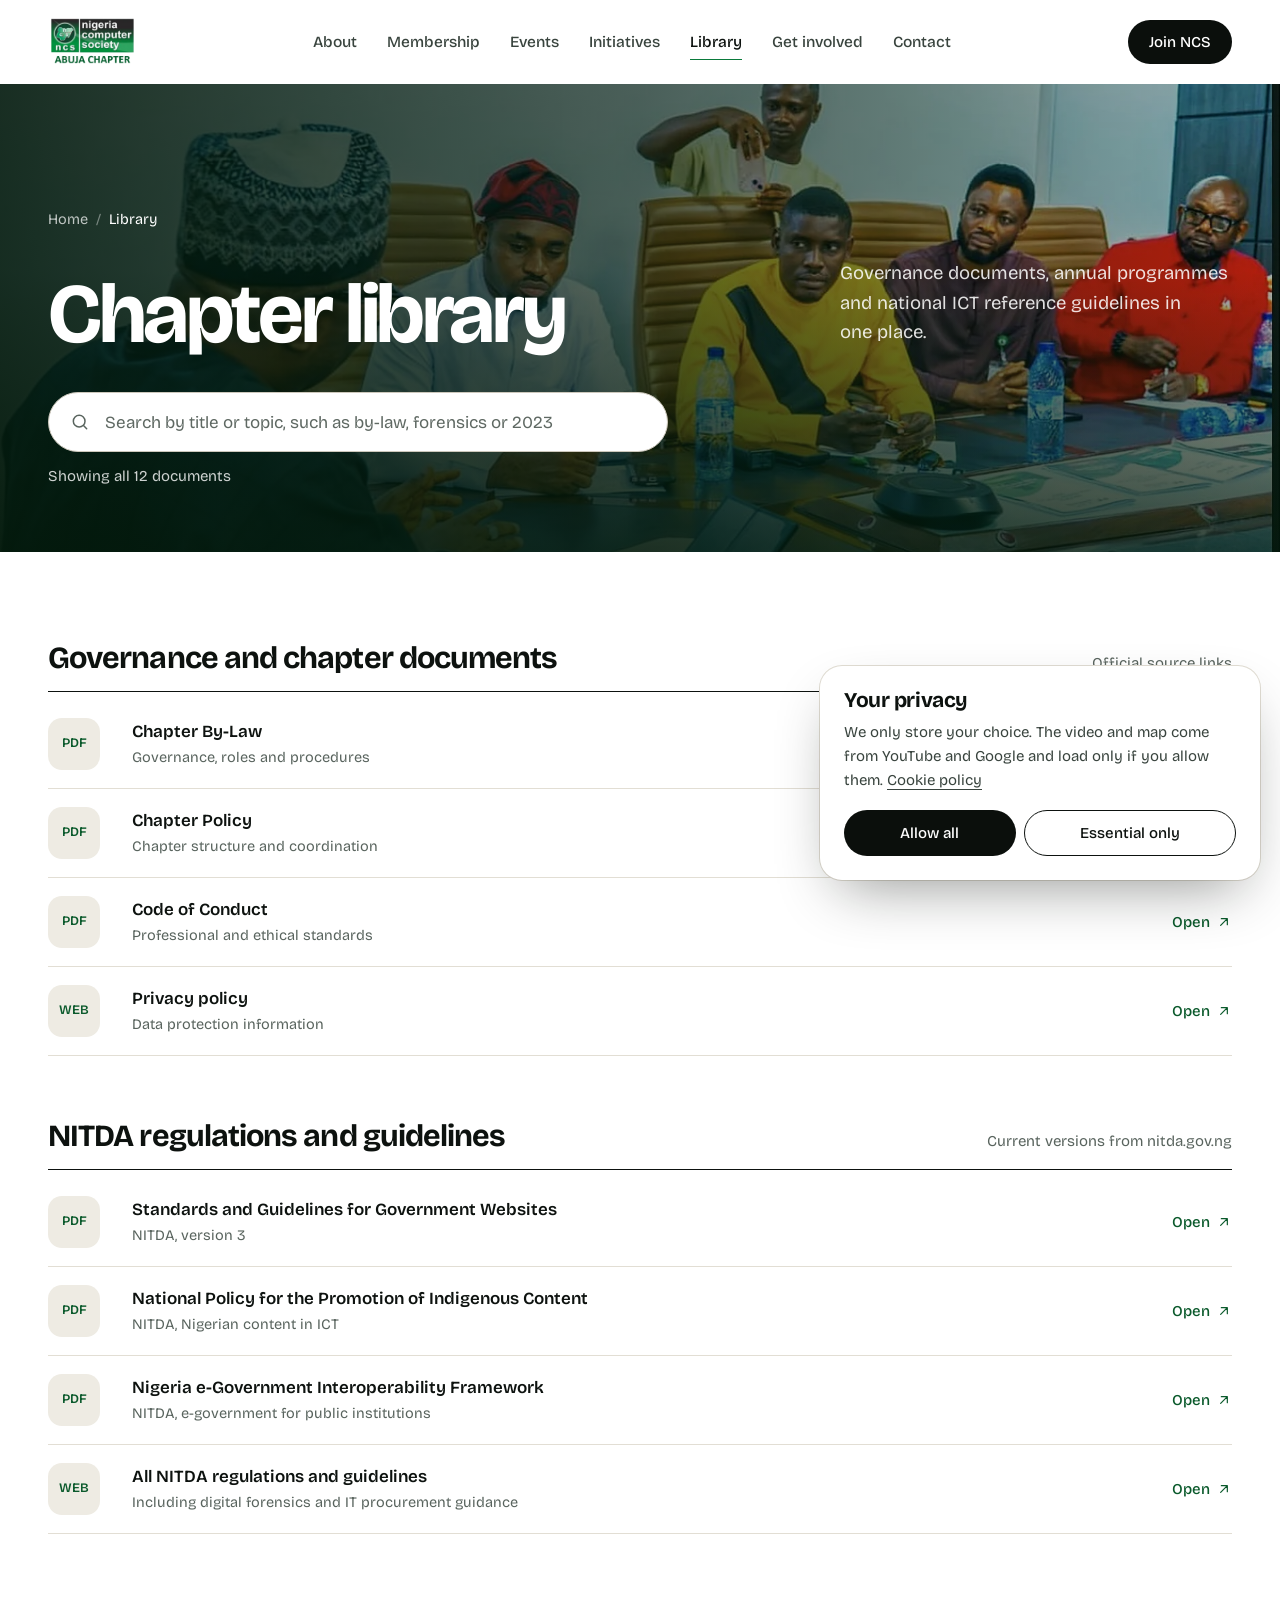
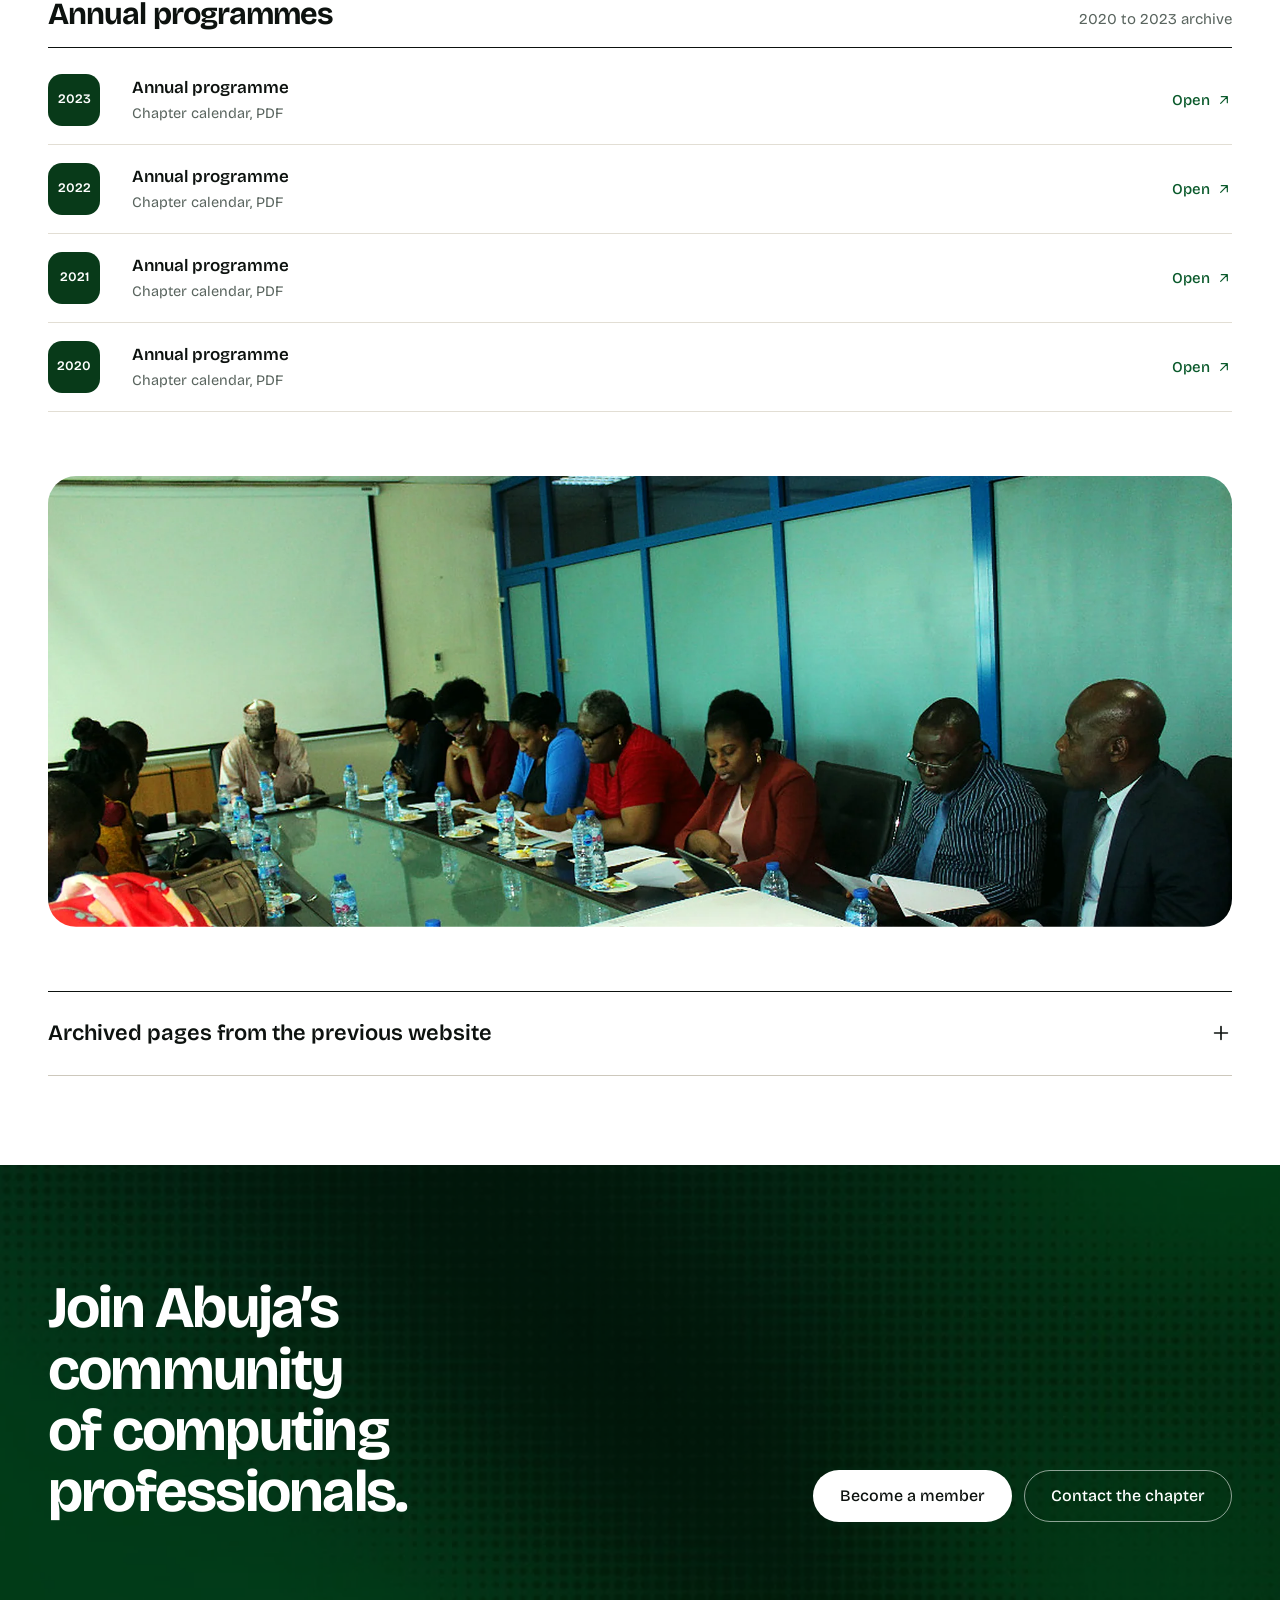
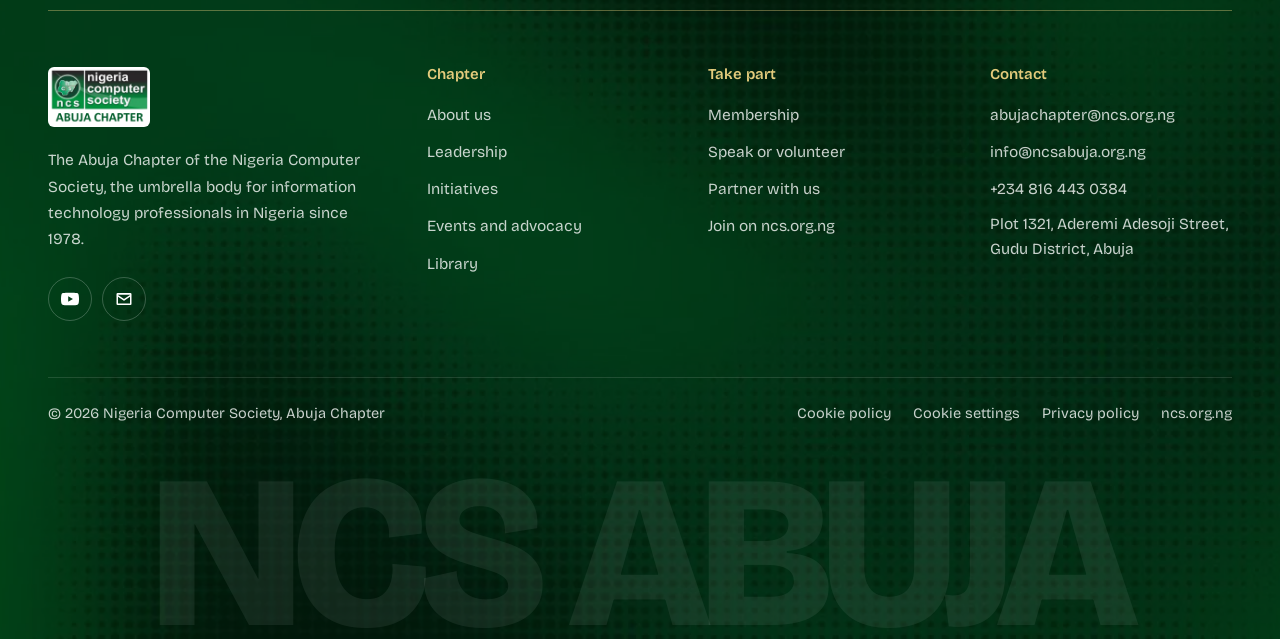
<file: library.html>
<!doctype html>
<html lang="en">
  <head>
    <meta charset="utf-8">
    <meta name="viewport" content="width=device-width, initial-scale=1">
    <meta name="theme-color" content="#ffffff">
    <title>Library</title>
    <meta name="description" content="NCS Abuja Chapter">
    <meta property="og:type" content="website">
    <meta property="og:title" content="Library">
    <meta property="og:description" content="NCS Abuja Chapter">
    <meta property="og:image" content="assets/img/rise-2026-delegates.webp">
    <link rel="icon" href="assets/favicon.svg" type="image/svg+xml">
    <link rel="preload" href="assets/fonts/bricolage-latin.woff2" as="font" type="font/woff2" crossorigin>
    <link rel="stylesheet" href="styles.css?v=39">
    <script src="site-shell.js?v=39" defer></script>
    <script src="script.js?v=39" defer></script>
  </head>
  <body data-page="library">
    <a class="skip-link" href="#main">Skip to content</a>
    <div data-site-header></div>

    <main id="main">
      <section class="page-hero">
        <img src="assets/img/chapter-policy-meeting.webp" srcset="assets/img/chapter-policy-meeting-sm.webp 960w, assets/img/chapter-policy-meeting.webp 1920w" sizes="100vw" width="1920" height="1383" alt="" decoding="async" class="page-hero-bg" fetchpriority="high">
        <div class="container">
          <ol class="crumbs"><li><a href="index.html">Home</a></li><li aria-current="page">Library</li></ol>
          <div class="page-hero-top">
            <h1 data-slide="left">Chapter library</h1>
            <p class="lead" data-slide="right">Governance documents, annual programmes and national ICT reference guidelines in one place.</p>
          </div>
          <div class="search" data-slide="up">
            <label class="visually-hidden" for="library-search-input">Search documents</label>
            <svg viewBox="0 0 24 24" fill="none" stroke="currentColor" stroke-width="1.8" stroke-linecap="round" aria-hidden="true"><circle cx="11" cy="11" r="7"/><path d="m20 20-3.5-3.5"/></svg>
            <input id="library-search-input" type="search" placeholder="Search by title or topic, such as by-law, forensics or 2023" autocomplete="off">
          </div>
          <p class="search-status" id="library-search-status" aria-live="polite">Showing all 12 documents</p>
        </div>
      </section>

      <section class="section-tight" aria-label="Documents">
        <div class="container">
          <div class="doc-group" data-slide="up">
            <div class="doc-group-head"><h2>Governance and chapter documents</h2><span>Official source links</span></div>
            <ul class="docs">
              <li><a class="doc" href="https://drive.google.com/file/d/1n1BSay5tP6fCMDHUGTUvQp4Q8m7QB78N/view?usp=drive_link" target="_blank" rel="noreferrer"><span class="doc-type">PDF</span><span><b>Chapter By-Law</b><small>Governance, roles and procedures</small></span><span class="go">Open <svg viewBox="0 0 24 24" fill="none" stroke="currentColor" stroke-width="1.8" stroke-linecap="round" stroke-linejoin="round" aria-hidden="true"><path d="M7 17 17 7M8 7h9v9"/></svg></span></a></li>
              <li><a class="doc" href="https://drive.google.com/file/d/1nNHM2ntHVmH-hQgwJlyASy-FFH6MYQpZ/view?usp=sharing" target="_blank" rel="noreferrer"><span class="doc-type">PDF</span><span><b>Chapter Policy</b><small>Chapter structure and coordination</small></span><span class="go">Open <svg viewBox="0 0 24 24" fill="none" stroke="currentColor" stroke-width="1.8" stroke-linecap="round" stroke-linejoin="round" aria-hidden="true"><path d="M7 17 17 7M8 7h9v9"/></svg></span></a></li>
              <li><a class="doc" href="https://drive.google.com/file/d/1czBPBmc_aX9Pn8JiWjKvXLcue9TQgYzo/view?usp=sharing" target="_blank" rel="noreferrer"><span class="doc-type">PDF</span><span><b>Code of Conduct</b><small>Professional and ethical standards</small></span><span class="go">Open <svg viewBox="0 0 24 24" fill="none" stroke="currentColor" stroke-width="1.8" stroke-linecap="round" stroke-linejoin="round" aria-hidden="true"><path d="M7 17 17 7M8 7h9v9"/></svg></span></a></li>
              <li><a class="doc" href="https://web.archive.org/web/20260615182159/https://ncsabuja.org.ng/privacy-policy/" target="_blank" rel="noreferrer"><span class="doc-type">WEB</span><span><b>Privacy policy</b><small>Data protection information</small></span><span class="go">Open <svg viewBox="0 0 24 24" fill="none" stroke="currentColor" stroke-width="1.8" stroke-linecap="round" stroke-linejoin="round" aria-hidden="true"><path d="M7 17 17 7M8 7h9v9"/></svg></span></a></li>
            </ul>
          </div>
          <div class="doc-group" data-slide="up">
            <div class="doc-group-head"><h2>NITDA regulations and guidelines</h2><span>Current versions from nitda.gov.ng</span></div>
            <ul class="docs">
              <li><a class="doc" href="https://nitda.gov.ng/wp-content/uploads/2021/06/StandardsGuidelinesforGovtWebsitesV321.pdf" target="_blank" rel="noreferrer"><span class="doc-type">PDF</span><span><b>Standards and Guidelines for Government Websites</b><small>NITDA, version 3</small></span><span class="go">Open <svg viewBox="0 0 24 24" fill="none" stroke="currentColor" stroke-width="1.8" stroke-linecap="round" stroke-linejoin="round" aria-hidden="true"><path d="M7 17 17 7M8 7h9v9"/></svg></span></a></li>
              <li><a class="doc" href="https://nitda.gov.ng/wp-content/uploads/2021/05/National-Policy-for-the-Promotion-of-Indigenous-Content-2.pdf" target="_blank" rel="noreferrer"><span class="doc-type">PDF</span><span><b>National Policy for the Promotion of Indigenous Content</b><small>NITDA, Nigerian content in ICT</small></span><span class="go">Open <svg viewBox="0 0 24 24" fill="none" stroke="currentColor" stroke-width="1.8" stroke-linecap="round" stroke-linejoin="round" aria-hidden="true"><path d="M7 17 17 7M8 7h9v9"/></svg></span></a></li>
              <li><a class="doc" href="https://nitda.gov.ng/wp-content/uploads/2020/11/Ne-GIFFinal1.pdf" target="_blank" rel="noreferrer"><span class="doc-type">PDF</span><span><b>Nigeria e-Government Interoperability Framework</b><small>NITDA, e-government for public institutions</small></span><span class="go">Open <svg viewBox="0 0 24 24" fill="none" stroke="currentColor" stroke-width="1.8" stroke-linecap="round" stroke-linejoin="round" aria-hidden="true"><path d="M7 17 17 7M8 7h9v9"/></svg></span></a></li>
              <li><a class="doc" href="https://nitda.gov.ng/regulations/" target="_blank" rel="noreferrer"><span class="doc-type">WEB</span><span><b>All NITDA regulations and guidelines</b><small>Including digital forensics and IT procurement guidance</small></span><span class="go">Open <svg viewBox="0 0 24 24" fill="none" stroke="currentColor" stroke-width="1.8" stroke-linecap="round" stroke-linejoin="round" aria-hidden="true"><path d="M7 17 17 7M8 7h9v9"/></svg></span></a></li>
            </ul>
          </div>
          <div class="doc-group" data-slide="up">
            <div class="doc-group-head"><h2>Annual programmes</h2><span>2020 to 2023 archive</span></div>
            <ul class="docs">
              <li><a class="doc" href="https://web.archive.org/web/20260710105523/https://ncsabuja.org.ng/wp-content/uploads/2023/01/NCS-Abuja-2023-Annual-Programs-040123-1.pdf" target="_blank" rel="noreferrer"><span class="doc-type year">2023</span><span><b>Annual programme</b><small>Chapter calendar, PDF</small></span><span class="go">Open <svg viewBox="0 0 24 24" fill="none" stroke="currentColor" stroke-width="1.8" stroke-linecap="round" stroke-linejoin="round" aria-hidden="true"><path d="M7 17 17 7M8 7h9v9"/></svg></span></a></li>
              <li><a class="doc" href="https://web.archive.org/web/20260710110655/https://ncsabuja.org.ng/wp-content/uploads/2022/12/NCS-Abuja-2022-Annual-Programs-060122.pdf" target="_blank" rel="noreferrer"><span class="doc-type year">2022</span><span><b>Annual programme</b><small>Chapter calendar, PDF</small></span><span class="go">Open <svg viewBox="0 0 24 24" fill="none" stroke="currentColor" stroke-width="1.8" stroke-linecap="round" stroke-linejoin="round" aria-hidden="true"><path d="M7 17 17 7M8 7h9v9"/></svg></span></a></li>
              <li><a class="doc" href="https://web.archive.org/web/20260710104544/https://ncsabuja.org.ng/wp-content/uploads/2022/12/NCS-Abuja-2021-Annual-Programs-040121.pdf" target="_blank" rel="noreferrer"><span class="doc-type year">2021</span><span><b>Annual programme</b><small>Chapter calendar, PDF</small></span><span class="go">Open <svg viewBox="0 0 24 24" fill="none" stroke="currentColor" stroke-width="1.8" stroke-linecap="round" stroke-linejoin="round" aria-hidden="true"><path d="M7 17 17 7M8 7h9v9"/></svg></span></a></li>
              <li><a class="doc" href="https://web.archive.org/web/20260710111722/https://ncsabuja.org.ng/wp-content/uploads/2022/12/NCS-Abuja-2020-Annual-Programs-040120.pdf" target="_blank" rel="noreferrer"><span class="doc-type year">2020</span><span><b>Annual programme</b><small>Chapter calendar, PDF</small></span><span class="go">Open <svg viewBox="0 0 24 24" fill="none" stroke="currentColor" stroke-width="1.8" stroke-linecap="round" stroke-linejoin="round" aria-hidden="true"><path d="M7 17 17 7M8 7h9v9"/></svg></span></a></li>
            </ul>
          </div>

          <figure class="wide-photo" data-wipe style="margin-top:64px"><img src="assets/img/chapter-boardroom-meeting.webp" srcset="assets/img/chapter-boardroom-meeting-sm.webp 960w, assets/img/chapter-boardroom-meeting.webp 1920w" sizes="(max-width: 1280px) 100vw, 1240px" width="1920" height="1280" alt="NCS Abuja members and stakeholders in a boardroom meeting" loading="lazy" decoding="async"></figure>
          <details class="archive">
            <summary>Archived pages from the previous website <svg viewBox="0 0 24 24" fill="none" stroke="currentColor" stroke-width="1.8" stroke-linecap="round" aria-hidden="true"><path d="M12 5v14M5 12h14"/></svg></summary>
            <div class="archive-links">
                <a href="https://web.archive.org/web/20260317090056/https://ncsabuja.org.ng/about-us/" target="_blank" rel="noreferrer">About NCS Abuja</a>
                <a href="https://web.archive.org/web/20260608045345/https://ncsabuja.org.ng/membership/" target="_blank" rel="noreferrer">Membership qualifications &amp; categories</a>
                <a href="https://web.archive.org/web/20260511004042/https://ncsabuja.org.ng/chapter-executives/" target="_blank" rel="noreferrer">Chapter executives</a>
                <a href="https://web.archive.org/web/20260710105653/https://ncsabuja.org.ng/advisory-groups/" target="_blank" rel="noreferrer">Advisory groups</a>
                <a href="https://web.archive.org/web/20260710104637/https://ncsabuja.org.ng/national-excos/" target="_blank" rel="noreferrer">National executives</a>
                <a href="https://web.archive.org/web/20260615180245/https://ncsabuja.org.ng/annual-programs/" target="_blank" rel="noreferrer">Annual programs</a>
                <a href="https://web.archive.org/web/20260511000014/https://ncsabuja.org.ng/advocacy-visits/" target="_blank" rel="noreferrer">Advocacy visits</a>
                <a href="https://web.archive.org/web/20260510233618/https://ncsabuja.org.ng/next-events/" target="_blank" rel="noreferrer">Next events</a>
                <a href="https://web.archive.org/web/20260710104314/https://ncsabuja.org.ng/past-events/" target="_blank" rel="noreferrer">Past events</a>
                <a href="https://web.archive.org/web/20260422090153/https://ncsabuja.org.ng/multimedia/" target="_blank" rel="noreferrer">Multimedia archive</a>
                <a href="https://web.archive.org/web/20260513035351/https://ncsabuja.org.ng/blogs/" target="_blank" rel="noreferrer">Blogs</a>
                <a href="https://web.archive.org/web/20260710112532/https://ncsabuja.org.ng/techies-hangout-initiative-thi/" target="_blank" rel="noreferrer">Techies’ Hangout Initiative</a>
                <a href="https://web.archive.org/web/20260710113830/https://ncsabuja.org.ng/techies-hangout-team-tht/" target="_blank" rel="noreferrer">Techies’ Hangout Team</a>
                <a href="https://web.archive.org/web/20260710113045/https://ncsabuja.org.ng/monthly-webinar-series-mws/" target="_blank" rel="noreferrer">Monthly Webinar Series</a>
                <a href="https://web.archive.org/web/20260423022948/https://ncsabuja.org.ng/computer-4-schools-initiative-c4si/" target="_blank" rel="noreferrer">Computer-4-Schools</a>
                <a href="https://web.archive.org/web/20260423031847/https://ncsabuja.org.ng/c4s-initiative-team-c4sit/" target="_blank" rel="noreferrer">C4S Initiative Team</a>
                <a href="https://web.archive.org/web/20260608054015/https://ncsabuja.org.ng/tech-kids-dev-tkd/" target="_blank" rel="noreferrer">Tech Kids Dev</a>
                <a href="https://web.archive.org/web/20260513034221/https://ncsabuja.org.ng/tech-day/" target="_blank" rel="noreferrer">Abuja Tech Day</a>
                <a href="https://web.archive.org/web/20260710105633/https://ncsabuja.org.ng/webinar-speaker-registration/" target="_blank" rel="noreferrer">Webinar speaker registration</a>
                <a href="https://web.archive.org/web/20260513045150/https://ncsabuja.org.ng/general-meeting-registration/" target="_blank" rel="noreferrer">General meeting registration</a>
                <a href="https://web.archive.org/web/20260608053215/https://ncsabuja.org.ng/become-a-sponsor/" target="_blank" rel="noreferrer">Become a sponsor</a>
                <a href="https://web.archive.org/web/20260615182353/https://ncsabuja.org.ng/support-our-csr/" target="_blank" rel="noreferrer">Support our CSR</a>
                <a href="https://web.archive.org/web/20260513031103/https://ncsabuja.org.ng/contact/" target="_blank" rel="noreferrer">Legacy contact page</a>
                <a href="https://web.archive.org/web/20260511001110/https://ncsabuja.org.ng/chapters-by-law/" target="_blank" rel="noreferrer">Chapter by-law</a>
                <a href="https://web.archive.org/web/20260710103928/https://ncsabuja.org.ng/chapter-policy/" target="_blank" rel="noreferrer">Chapter policy</a>
                <a href="https://web.archive.org/web/20260710113022/https://ncsabuja.org.ng/code-of-conduct/" target="_blank" rel="noreferrer">Code of conduct</a>
                <a href="https://web.archive.org/web/20260608044751/https://ncsabuja.org.ng/downloads/" target="_blank" rel="noreferrer">Legacy downloads</a>
                <a href="https://web.archive.org/web/20260615182159/https://ncsabuja.org.ng/privacy-policy/" target="_blank" rel="noreferrer">Privacy policy</a>
            </div>
            <p>The previous chapter website has been replaced. These links open saved copies on the Internet Archive.</p>
          </details>
        </div>
      </section>
    </main>

    <div data-site-footer></div>
  </body>
</html>
</file>
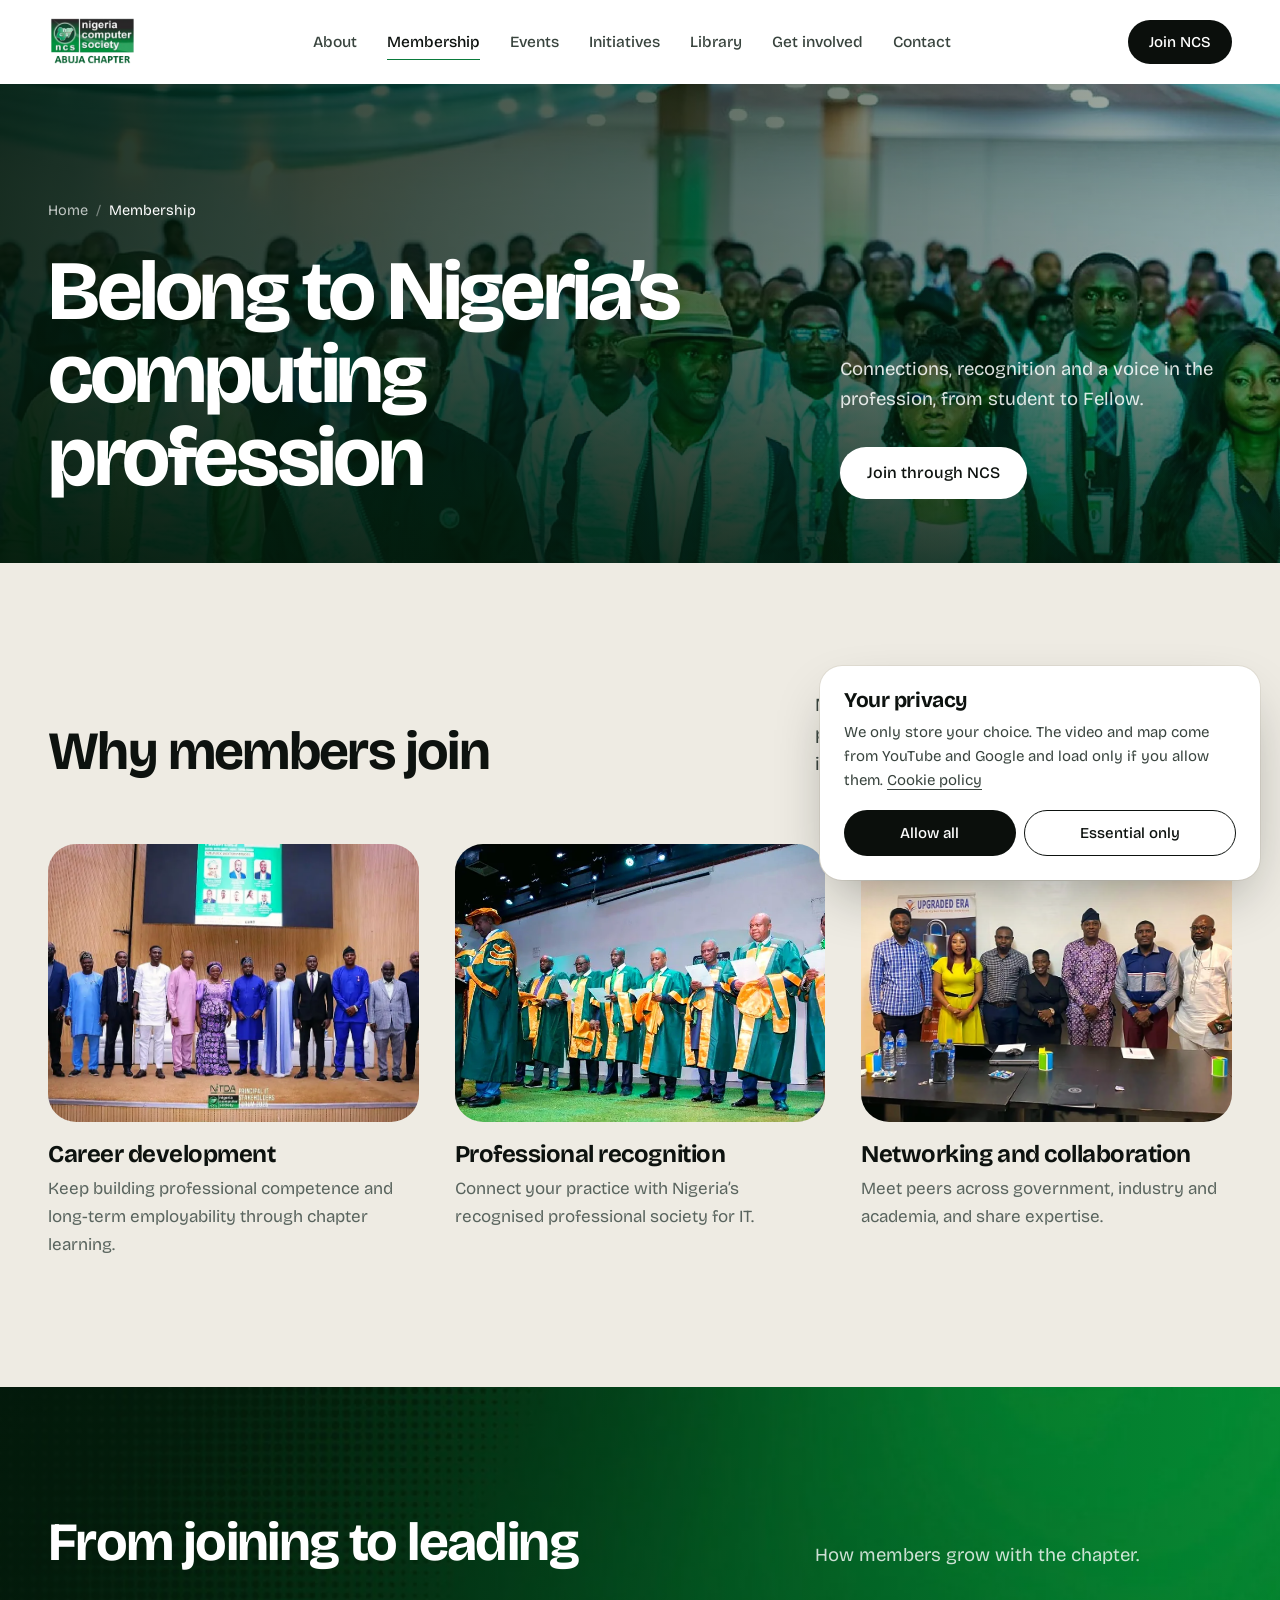
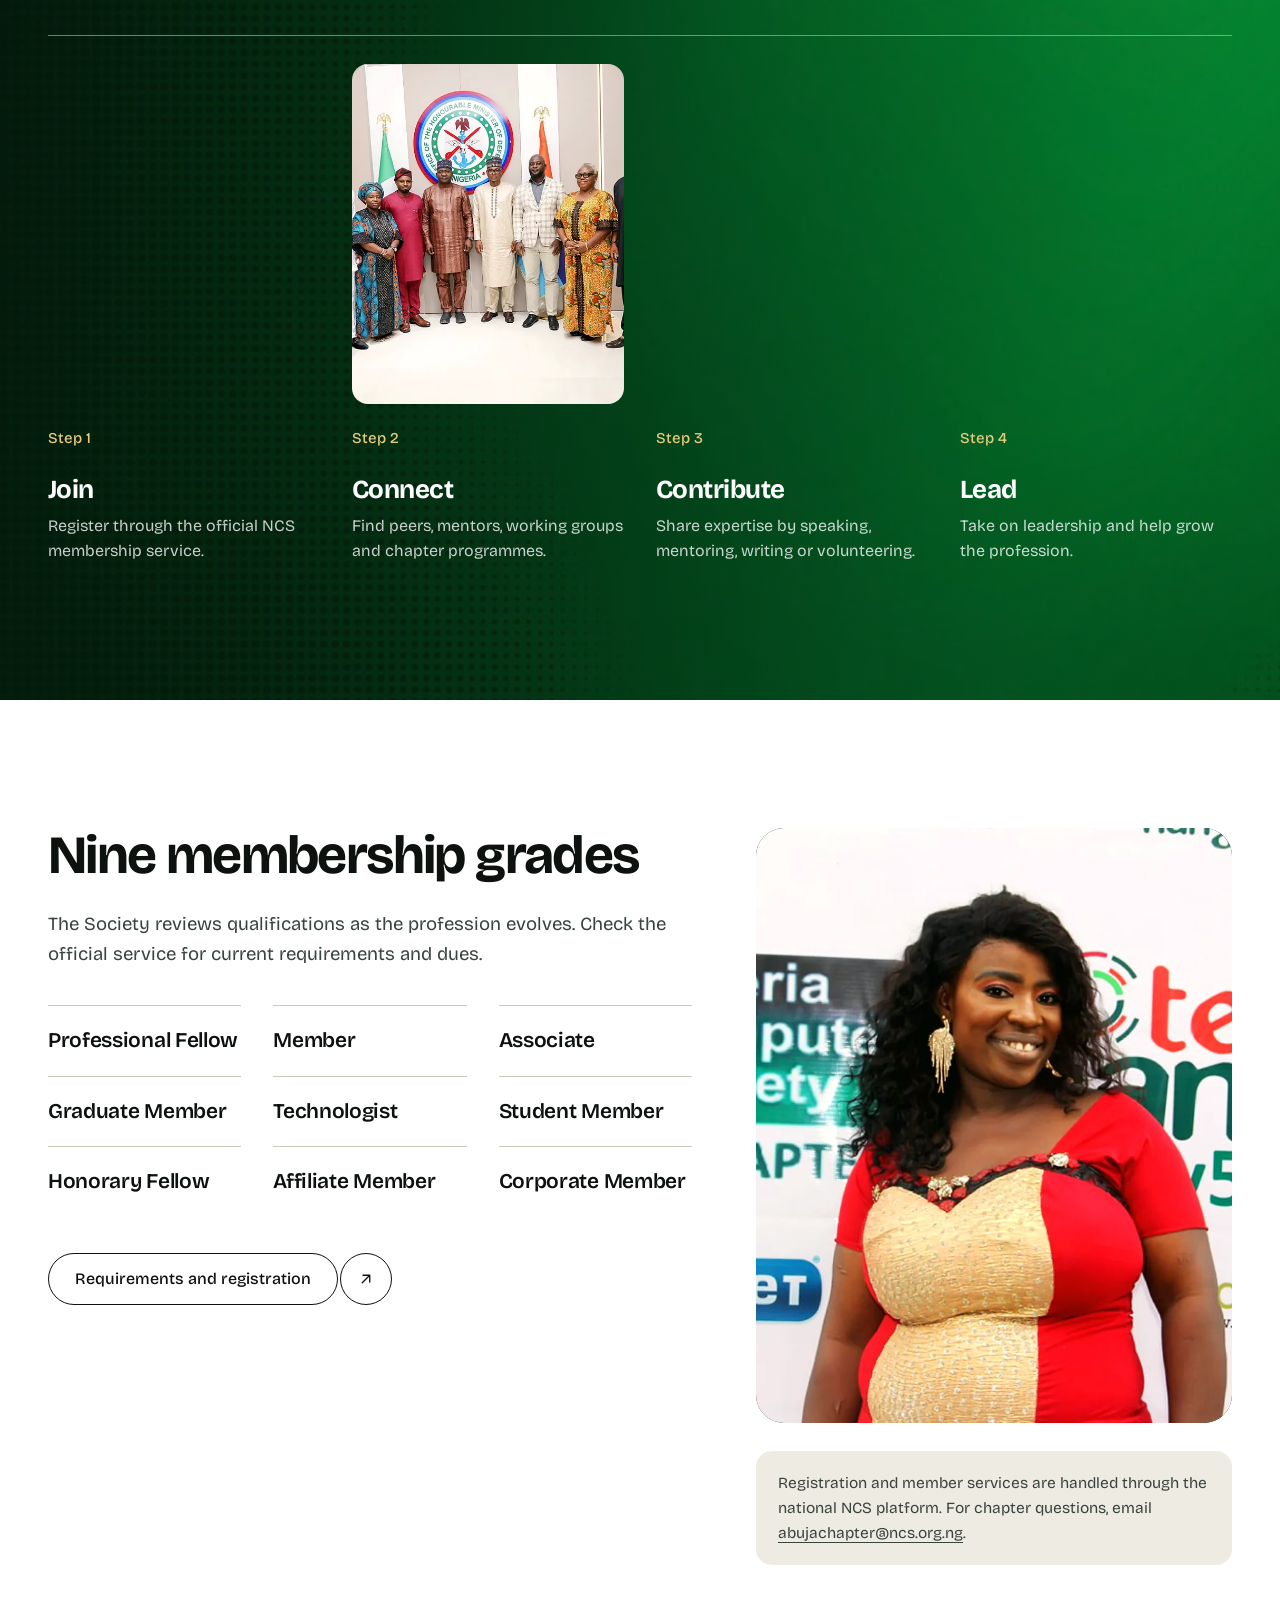
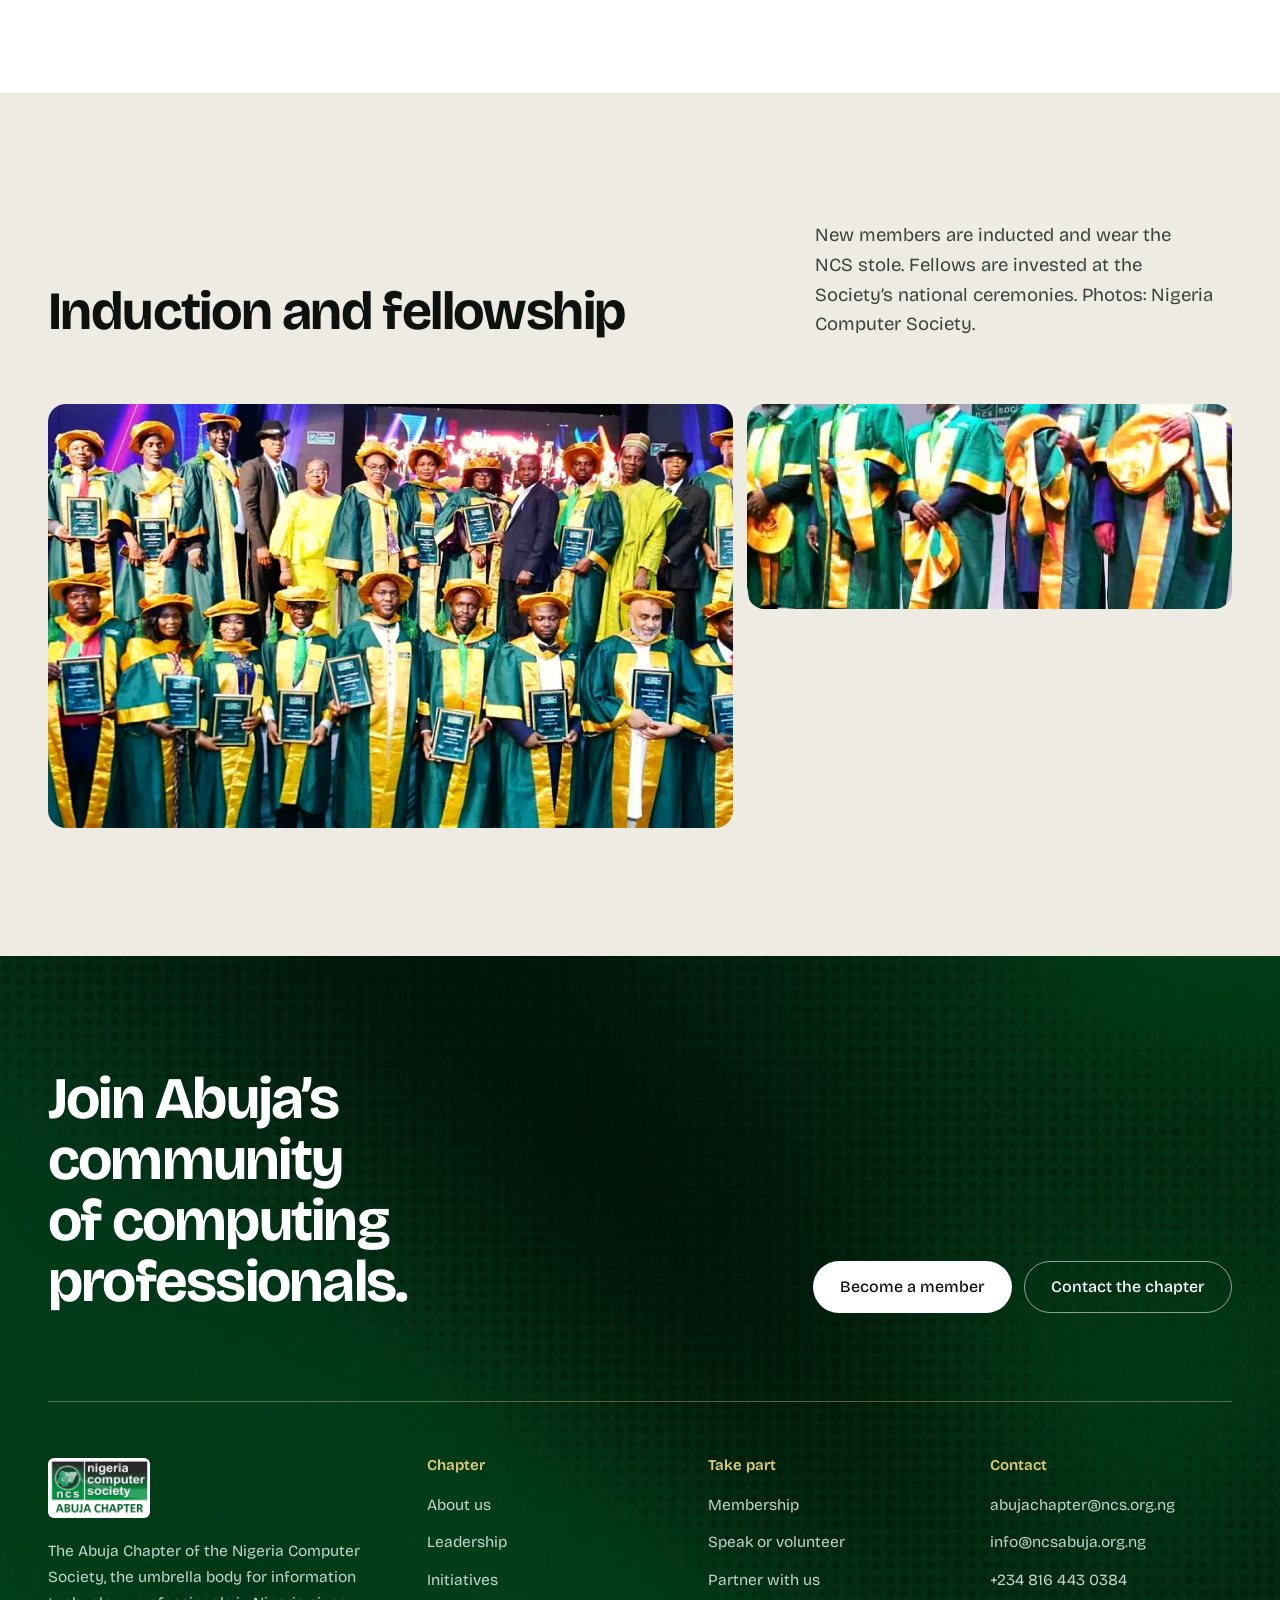
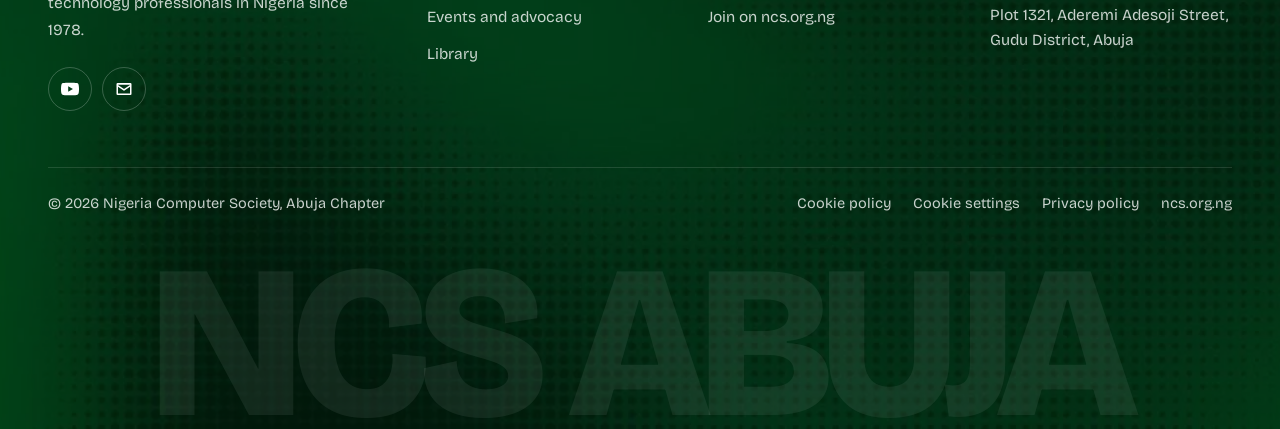
<file: membership.html>
<!doctype html>
<html lang="en">
  <head>
    <meta charset="utf-8">
    <meta name="viewport" content="width=device-width, initial-scale=1">
    <meta name="theme-color" content="#ffffff">
    <title>Membership</title>
    <meta name="description" content="NCS Abuja Chapter">
    <meta property="og:type" content="website">
    <meta property="og:title" content="Membership">
    <meta property="og:description" content="NCS Abuja Chapter">
    <meta property="og:image" content="assets/img/rise-2026-delegates.webp">
    <link rel="icon" href="assets/favicon.svg" type="image/svg+xml">
    <link rel="preload" href="assets/fonts/bricolage-latin.woff2" as="font" type="font/woff2" crossorigin>
    <link rel="stylesheet" href="styles.css?v=39">
    <script src="site-shell.js?v=39" defer></script>
    <script src="script.js?v=39" defer></script>
  </head>
  <body data-page="membership">
    <a class="skip-link" href="#main">Skip to content</a>
    <div data-site-header></div>

    <main id="main">
      <section class="page-hero">
        <img src="assets/img/ncs-member-induction.webp" srcset="assets/img/ncs-member-induction-sm.webp 960w, assets/img/ncs-member-induction.webp 1920w" sizes="100vw" width="1920" height="981" alt="" decoding="async" class="page-hero-bg" fetchpriority="high">
        <div class="container">
          <ol class="crumbs"><li><a href="index.html">Home</a></li><li aria-current="page">Membership</li></ol>
          <div class="page-hero-top">
            <h1 data-slide="left">Belong to Nigeria’s computing profession</h1>
            <div data-slide="right">
              <p class="lead" style="margin-bottom:24px">Connections, recognition and a voice in the profession, from student to Fellow.</p>
              <a class="btn btn-light" href="https://www.ncs.org.ng/membership-2/" target="_blank" rel="noreferrer">Join through NCS</a>
            </div>
          </div>
        </div>
      </section>

      <section class="section stone" aria-labelledby="benefits-title">
        <div class="container">
          <div class="head" data-slide="up">
            <h2 class="h2" id="benefits-title">Why members join</h2>
            <p class="lead">Membership is open to IT professionals, practitioners and anyone with a professional interest in computing.</p>
          </div>
          <div class="benefits" data-stagger="up">
            <article class="benefit"><div class="media"><img src="assets/img/nitda-forum-group.webp" srcset="assets/img/nitda-forum-group-sm.webp 960w, assets/img/nitda-forum-group.webp 1920w" sizes="(max-width: 920px) 100vw, 400px" width="1920" height="1248" alt="NCS members with delegates at the NITDA Principal IT Stakeholders Forum" loading="lazy" decoding="async"></div><h3>Career development</h3><p>Keep building professional competence and long-term employability through chapter learning.</p></article>
            <article class="benefit"><div class="media"><img src="assets/img/ncs-fellows-conferment.webp" srcset="assets/img/ncs-fellows-conferment-sm.webp 960w, assets/img/ncs-fellows-conferment.webp 1920w" sizes="(max-width: 920px) 100vw, 400px" width="1920" height="1046" alt="NCS Fellows in ceremonial gowns at a conferment ceremony" loading="lazy" decoding="async"></div><h3>Professional recognition</h3><p>Connect your practice with Nigeria’s recognised professional society for IT.</p></article>
            <article class="benefit"><div class="media"><img src="assets/img/chapter-meeting-group.webp" srcset="assets/img/chapter-meeting-group-sm.webp 960w, assets/img/chapter-meeting-group.webp 1920w" sizes="(max-width: 920px) 100vw, 400px" width="1920" height="1387" alt="NCS Abuja members and partners after a working session" loading="lazy" decoding="async"></div><h3>Networking and collaboration</h3><p>Meet peers across government, industry and academia, and share expertise.</p></article>
          </div>
        </div>
      </section>

      <section class="section green-field on-dark" aria-labelledby="journey-title">
        <img class="field-bg" src="assets/img/bg-green-glow.webp" alt="" loading="lazy">
        <div class="container">
          <div class="head" data-slide="up">
            <h2 class="h2" id="journey-title">From joining to leading</h2>
            <p class="lead">How members grow with the chapter.</p>
          </div>
          <ol class="weeks" data-stagger="up">
            <li><figure><img src="assets/img/ncs-member-induction.webp" srcset="assets/img/ncs-member-induction-sm.webp 960w, assets/img/ncs-member-induction.webp 1920w" sizes="(max-width: 600px) 100vw, 300px" width="1920" height="981" alt="New members at an NCS induction" loading="lazy" decoding="async"></figure><span class="when">Step 1</span><h3>Join</h3><p>Register through the official NCS membership service.</p></li>
            <li><figure><img src="assets/img/community-connection.webp" srcset="assets/img/community-connection-sm.webp 960w, assets/img/community-connection.webp 1920w" sizes="(max-width: 600px) 100vw, 300px" width="1920" height="1287" alt="Members connecting at a chapter engagement" loading="lazy" decoding="async"></figure><span class="when">Step 2</span><h3>Connect</h3><p>Find peers, mentors, working groups and chapter programmes.</p></li>
            <li><figure><img src="assets/img/chapter-meeting-speaker.webp" srcset="assets/img/chapter-meeting-speaker-sm.webp 960w, assets/img/chapter-meeting-speaker.webp 1920w" sizes="(max-width: 600px) 100vw, 300px" width="1920" height="1410" alt="A member sharing expertise at a session" loading="lazy" decoding="async"></figure><span class="when">Step 3</span><h3>Contribute</h3><p>Share expertise by speaking, mentoring, writing or volunteering.</p></li>
            <li><figure><img src="assets/img/rise-2026-panel.webp" srcset="assets/img/rise-2026-panel-sm.webp 960w, assets/img/rise-2026-panel.webp 1920w" sizes="(max-width: 600px) 100vw, 300px" width="1920" height="1388" alt="Chapter leaders at the RISE 2026 conference" loading="lazy" decoding="async"></figure><span class="when">Step 4</span><h3>Lead</h3><p>Take on leadership and help grow the profession.</p></li>
          </ol>
        </div>
      </section>

      <section class="section" id="grades" aria-labelledby="grades-title">
        <div class="container split split-7-5" style="align-items:start">
          <div data-slide="left">
            <h2 class="h2" id="grades-title">Nine membership grades</h2>
            <p class="lead" style="margin-bottom:36px">The Society reviews qualifications as the profession evolves. Check the official service for current requirements and dues.</p>
            <ul class="grades">
              <li>Professional Fellow</li><li>Member</li><li>Associate</li>
              <li>Graduate Member</li><li>Technologist</li><li>Student Member</li>
              <li>Honorary Fellow</li><li>Affiliate Member</li><li>Corporate Member</li>
            </ul>
            <div class="actions" style="margin-top:36px">
              <a class="btn-pair" href="https://www.ncs.org.ng/membership-2/" target="_blank" rel="noreferrer"><span class="btn">Requirements and registration</span><span class="chip-arrow"><svg viewBox="0 0 24 24" fill="none" stroke="currentColor" stroke-width="1.8" stroke-linecap="round" stroke-linejoin="round" aria-hidden="true"><path d="M7 17 17 7M8 7h9v9"/></svg></span></a>
            </div>
          </div>
          <div data-slide="right">
            <div class="init-media" style="aspect-ratio:4/5"><img src="assets/img/techies-hangout-member.webp" srcset="assets/img/techies-hangout-member-sm.webp 960w, assets/img/techies-hangout-member.webp 1920w" sizes="(max-width: 920px) 100vw, 500px" width="1920" height="1920" alt="An NCS Abuja member at the Techies’ Hangout backdrop" loading="lazy" decoding="async"></div>
            <p class="note">Registration and member services are handled through the national NCS platform. For chapter questions, email <a href="mailto:abujachapter@ncs.org.ng">abujachapter@ncs.org.ng</a>.</p>
          </div>
        </div>
      </section>

      <section class="section stone" aria-labelledby="gallery-title">
        <div class="container">
          <div class="head" data-slide="up">
            <h2 class="h2" id="gallery-title">Induction and fellowship</h2>
            <p class="lead">New members are inducted and wear the NCS stole. Fellows are invested at the Society’s national ceremonies. Photos: Nigeria Computer Society.</p>
          </div>
          <div class="gallery" data-stagger="up">
            <figure><img src="assets/img/ncs-fellows-group.webp" srcset="assets/img/ncs-fellows-group-sm.webp 960w, assets/img/ncs-fellows-group.webp 1920w" sizes="(max-width: 920px) 100vw, 720px" width="1920" height="1023" alt="Newly conferred NCS Fellows in green and gold gowns holding certificates" loading="lazy" decoding="async"><figcaption>NCS Fellows at their conferment</figcaption></figure>
            <figure><img src="assets/img/ncs-fellows-investiture.webp" srcset="assets/img/ncs-fellows-investiture-sm.webp 960w, assets/img/ncs-fellows-investiture.webp 1920w" sizes="(max-width: 920px) 50vw, 520px" width="1920" height="1904" alt="A new Fellow being invested with the NCS Fellow’s gown" loading="lazy" decoding="async"><figcaption>Fellowship investiture</figcaption></figure>
            <figure><img src="assets/img/ncs-member-induction.webp" srcset="assets/img/ncs-member-induction-sm.webp 960w, assets/img/ncs-member-induction.webp 1920w" sizes="(max-width: 920px) 50vw, 520px" width="1920" height="981" alt="Newly inducted members wearing NCS stoles" loading="lazy" decoding="async"><figcaption>Member induction</figcaption></figure>
          </div>
        </div>
      </section>
    </main>

    <div data-site-footer></div>
  </body>
</html>
</file>
<file: styles.css>
/* NCS Abuja Chapter: editorial white ground, warm stone band, NCS green fields, gold rule. */

@font-face { font-family: "Bricolage Grotesque"; font-style: normal; font-weight: 400 800; font-display: swap; src: url("assets/fonts/bricolage-latin.woff2") format("woff2"); unicode-range: U+0000-00FF, U+0131, U+0152-0153, U+02BB-02BC, U+02C6, U+02DA, U+02DC, U+0304, U+0308, U+0329, U+2000-206F, U+20AC, U+2122, U+2191, U+2193, U+2212, U+2215, U+FEFF, U+FFFD; }
@font-face { font-family: "Bricolage Grotesque"; font-style: normal; font-weight: 400 800; font-display: swap; src: url("assets/fonts/bricolage-latin-ext.woff2") format("woff2"); unicode-range: U+0100-02BA, U+02BD-02C5, U+02C7-02CC, U+02CE-02D7, U+02DD-02FF, U+1E00-1E9F, U+2020, U+20A0-20AB, U+20AD-20C4, U+2113, U+2C60-2C7F, U+A720-A7FF; }

:root {
  color-scheme: light;
  --white: #ffffff;
  --stone: #eeebe3;
  --stone-2: #f6f4ef;
  --line: #e2ded4;
  --line-strong: #cdc8bc;
  --ink: #0d120f;
  --ink-2: #39443e;
  --muted: #59645e;
  --black: #0b0f0c;

  --green-950: #03190b;
  --green-900: #05260f;
  --green-800: #083a19;
  --green-700: #0b5a2c;
  --green-600: #0a7a3b;
  --green-500: #0a9a45;
  --green-200: #b6e2c3;
  --green-100: #d6ecdc;
  --gold: #c9a227;
  --gold-soft: #e3cb7c;

  --font-display: "Bricolage Grotesque", system-ui, sans-serif;
  --font-text: "Bricolage Grotesque", system-ui, -apple-system, "Segoe UI", sans-serif;

  --container: 1240px;
  --gutter: clamp(20px, 4vw, 48px);
  --radius: 18px;
  --radius-lg: 28px;
  --header-h: 84px;
  --ease: cubic-bezier(.16, 1, .3, 1);
  --shadow: 0 18px 40px -18px rgba(11, 15, 12, .28), 0 4px 10px -4px rgba(11, 15, 12, .08);
  --shadow-soft: 0 10px 24px -14px rgba(11, 15, 12, .22);
}

/* Base --------------------------------------------------------------- */
*, *::before, *::after { box-sizing: border-box; }
html { scroll-behavior: smooth; scroll-padding-top: calc(var(--header-h) + 12px); -webkit-text-size-adjust: 100%; scrollbar-color: var(--green-700) var(--stone); }
body { margin: 0; overflow-x: clip; background: var(--white); color: var(--ink); font-family: var(--font-text); font-size: 17px; line-height: 1.6; -webkit-font-smoothing: antialiased; font-optical-sizing: auto; }
img, svg, iframe, video { display: block; max-width: 100%; }
img { height: auto; }
a { color: inherit; text-decoration-thickness: 1px; text-underline-offset: 4px; }
button, input { font: inherit; color: inherit; }
h1, h2, h3, h4, p, ul, ol, figure, address, dl, dd { margin: 0; }
address { font-style: normal; }
::selection { background: var(--green-500); color: var(--white); }
:focus-visible { outline: 2px solid var(--green-600); outline-offset: 3px; border-radius: 6px; }
.on-dark :focus-visible { outline-color: var(--gold-soft); }
::-webkit-scrollbar { width: 12px; height: 12px; }
::-webkit-scrollbar-track { background: var(--stone); }
::-webkit-scrollbar-thumb { border: 3px solid var(--stone); border-radius: 12px; background: var(--green-700); }

h1, h2, h3, .display { font-family: var(--font-display); font-weight: 700; letter-spacing: -.03em; line-height: 1.04; text-wrap: balance; }
.h1 { font-size: clamp(42px, 5.6vw, 84px); }
.h2 { font-size: clamp(34px, 4.2vw, 60px); }
.h3 { font-size: clamp(24px, 2.2vw, 32px); letter-spacing: -.02em; line-height: 1.12; }
.lead { color: var(--ink-2); font-size: clamp(18px, 1.45vw, 20px); line-height: 1.6; text-wrap: pretty; }
.on-dark .lead { color: rgba(255, 255, 255, .8); }
.body p { max-width: 64ch; color: var(--ink-2); line-height: 1.75; }
.body p + p { margin-top: 1em; }
.tnum { font-variant-numeric: tabular-nums; }

.skip-link { position: fixed; z-index: 100; top: 12px; left: 12px; padding: 10px 16px; border-radius: 999px; background: var(--black); color: var(--white); text-decoration: none; transform: translateY(-200%); transition: transform .2s var(--ease); }
.skip-link:focus { transform: none; }
.visually-hidden { position: absolute !important; width: 1px; height: 1px; overflow: hidden; clip: rect(0 0 0 0); white-space: nowrap; }

/* Layout ------------------------------------------------------------- */
.container { width: min(var(--container), 100% - var(--gutter) * 2); margin-inline: auto; }
.section { padding-block: clamp(80px, 10vw, 144px); }
.section-tight { padding-block: clamp(56px, 7vw, 96px); }
.stone { background: var(--stone); }
.stone-2 { background: var(--stone-2); }
.dark { background: var(--black); color: var(--white); }
.green-field { position: relative; isolation: isolate; overflow: hidden; background: var(--green-900); color: var(--white); }
.green-field > .field-bg { position: absolute; z-index: -2; inset: 0; width: 100%; height: 100%; object-fit: cover; }
.green-field::before { position: absolute; z-index: -1; inset: 0; background: linear-gradient(90deg, rgba(3, 25, 11, .88) 0%, rgba(3, 25, 11, .55) 60%, rgba(3, 25, 11, .35) 100%); content: ""; }

.head { display: grid; grid-template-columns: minmax(0, 1.25fr) minmax(0, .75fr); gap: 24px 72px; align-items: end; margin-bottom: clamp(44px, 5vw, 72px); }
.head .lead { max-width: 44ch; }
.head-solo { max-width: 860px; margin-bottom: clamp(40px, 5vw, 64px); }
.head-solo .lead { margin-top: 20px; max-width: 60ch; }
.rule { height: 1px; border: 0; margin: 0; background: var(--gold); }

/* Buttons ------------------------------------------------------------ */
.btn { display: inline-flex; align-items: center; justify-content: center; gap: 10px; min-height: 52px; padding: 0 26px; border: 1px solid transparent; border-radius: 999px; font-size: 16px; font-weight: 500; line-height: 1; text-decoration: none; white-space: nowrap; cursor: pointer; transition: background-color .25s var(--ease), color .25s var(--ease), border-color .25s var(--ease), transform .25s var(--ease), box-shadow .25s var(--ease); }
.btn:active { transform: scale(.97); }
.btn-dark { background: var(--black); color: var(--white); }
.btn-dark:hover { background: var(--green-700); box-shadow: 0 12px 24px -14px rgba(11, 90, 44, .9); }
.btn-green { background: var(--green-600); color: var(--white); }
.btn-green:hover { background: var(--green-700); }
.btn-light { background: var(--white); color: var(--ink); }
.btn-light:hover { background: var(--stone); }
.btn-outline { border-color: var(--ink); background: transparent; color: var(--ink); }
.btn-outline:hover { background: var(--ink); color: var(--white); }
.btn-outline-light { border-color: rgba(255, 255, 255, .55); color: var(--white); }
.btn-outline-light:hover { border-color: var(--white); background: var(--white); color: var(--ink); }
.btn-sm { min-height: 44px; padding: 0 20px; font-size: 15px; }
.chip-arrow { width: 52px; height: 52px; display: inline-grid; place-items: center; flex: 0 0 auto; border: 1px solid currentColor; border-radius: 50%; transition: transform .3s var(--ease), background-color .25s, color .25s; }
.chip-arrow svg { width: 18px; height: 18px; }
.btn-pair { display: inline-flex; align-items: center; gap: 2px; color: var(--ink); text-decoration: none; }
.btn-pair .btn { border-color: currentColor; }
.btn-pair:hover .btn, .btn-pair:hover .chip-arrow { background: var(--ink); color: var(--white); }
.btn-pair:hover .chip-arrow { transform: rotate(45deg); }
.on-dark .btn-pair { color: var(--white); }
.on-dark .btn-pair:hover .btn, .on-dark .btn-pair:hover .chip-arrow { background: var(--white); color: var(--ink); }
.actions { display: flex; flex-wrap: wrap; gap: 12px; align-items: center; }
.text-link { display: inline-flex; align-items: center; gap: 8px; color: var(--green-700); font-weight: 500; text-decoration: underline; text-decoration-color: rgba(11, 90, 44, .35); }
.text-link:hover { text-decoration-color: currentColor; }
.text-link svg { width: 16px; height: 16px; transition: transform .25s var(--ease); }
.text-link:hover svg { transform: translate(2px, -2px); }
.on-dark .text-link { color: var(--gold-soft); text-decoration-color: rgba(227, 203, 124, .4); }

/* Header ------------------------------------------------------------- */
.site-header { position: sticky; z-index: 60; top: 0; background: rgba(255, 255, 255, .94); -webkit-backdrop-filter: saturate(140%) blur(12px); backdrop-filter: saturate(140%) blur(12px); transition: box-shadow .3s ease; }
.site-header.is-scrolled { box-shadow: 0 1px 0 var(--line), 0 12px 28px -24px rgba(11, 15, 12, .5); }
.header-inner { height: var(--header-h); display: grid; grid-template-columns: auto 1fr auto; align-items: center; gap: 24px; }
.brand { display: inline-flex; }
.brand img { width: auto; height: 52px; }
.primary-nav { display: flex; justify-content: center; gap: clamp(4px, 1.4vw, 22px); }
.nav-link { position: relative; padding: 10px 6px; color: var(--ink-2); font-size: 15.5px; font-weight: 500; text-decoration: none; transition: color .2s; }
.nav-link::after { position: absolute; right: 6px; bottom: 4px; left: 6px; height: 1.5px; background: var(--green-600); content: ""; transform: scaleX(0); transform-origin: left; transition: transform .35s var(--ease); }
.nav-link:hover { color: var(--ink); }
.nav-link:hover::after, .nav-link[aria-current="page"]::after { transform: scaleX(1); }
.nav-link[aria-current="page"] { color: var(--ink); }
.header-cta { display: flex; align-items: center; gap: 10px; }
.menu-toggle { display: none; width: 48px; height: 48px; border: 1px solid var(--line-strong); border-radius: 50%; background: var(--white); cursor: pointer; }
.menu-toggle span { display: block; width: 18px; height: 1.5px; margin: 5px auto; background: var(--ink); transition: transform .3s var(--ease); }
.menu-toggle[aria-expanded="true"] span:nth-child(1) { transform: translateY(3.25px) rotate(45deg); }
.menu-toggle[aria-expanded="true"] span:nth-child(2) { transform: translateY(-3.25px) rotate(-45deg); }
.mobile-cta { display: none; }

/* Hero --------------------------------------------------------------- */


/* Hero: event photos as the background behind the headline ----------- */
.hero { position: relative; isolation: isolate; overflow: hidden; min-height: min(86vh, 820px); display: flex; align-items: flex-end; background: var(--green-950); color: var(--white); }
.hero .slides { position: absolute; z-index: -2; inset: 0; margin: 0; }
.slide { position: absolute; inset: 0; margin: 0; opacity: 0; visibility: hidden; transition: opacity 1.2s var(--ease), visibility 1.2s; }
.slide.is-active { opacity: 1; visibility: visible; }
.slide img { width: 100%; height: 100%; object-fit: cover; transform: scale(1.06); transition: transform 8s linear; }
.slide.is-active img { transform: scale(1); }
.hero::after { position: absolute; z-index: -1; inset: 0; background: linear-gradient(90deg, rgba(3, 25, 11, .9) 0%, rgba(3, 25, 11, .72) 40%, rgba(3, 25, 11, .25) 75%, rgba(3, 25, 11, .1) 100%), linear-gradient(0deg, rgba(3, 25, 11, .85) 0%, transparent 45%); content: ""; }
.hero-inner { padding-block: clamp(80px, 10vw, 140px) 0; }
.hero-copy { max-width: 680px; padding-bottom: clamp(40px, 5vw, 64px); }
.hero-pill { display: inline-flex; align-items: center; gap: 12px; margin-bottom: 26px; padding: 6px 18px 6px 6px; border: 1px solid rgba(255, 255, 255, .22); border-radius: 999px; background: rgba(3, 25, 11, .45); color: var(--white); font-size: 14.5px; }
.hero-pill b { width: 32px; height: 32px; display: grid; place-items: center; border-radius: 50%; background: var(--white); color: var(--green-700); }
.hero-pill svg { width: 16px; height: 16px; }
.hero h1 { margin-bottom: 22px; font-size: clamp(40px, 5.2vw, 76px); }
.hero h1 em { color: var(--gold-soft); font-style: normal; }
.hero .lead { max-width: 50ch; margin-bottom: 34px; color: rgba(255, 255, 255, .86); }
.hero-bar { display: flex; flex-wrap: wrap; align-items: center; justify-content: space-between; gap: 16px 32px; padding-block: 22px 28px; border-top: 1px solid rgba(227, 203, 124, .45); }
.hero-caption { margin: 0; color: rgba(255, 255, 255, .9); font-size: 15px; }
.hero-caption b { display: block; color: var(--white); font-size: 17px; font-weight: 600; }
.hero-controls { display: flex; align-items: center; gap: 14px; }
.hero-dots { display: flex; gap: 4px; }
.hero-dot { width: 28px; height: 44px; display: grid; place-items: center; padding: 0; border: 0; background: none; cursor: pointer; }
.hero-dot::before { width: 10px; height: 10px; border: 1.5px solid var(--white); border-radius: 50%; content: ""; transition: background-color .25s, transform .25s var(--ease); }
.hero-dot:hover::before { transform: scale(1.2); }
.hero-dot[aria-current="true"]::before { border-color: var(--gold-soft); background: var(--gold-soft); }
.hero-arrow { width: 48px; height: 48px; display: grid; place-items: center; border: 1px solid rgba(255, 255, 255, .5); border-radius: 50%; background: transparent; color: var(--white); cursor: pointer; transition: background-color .2s, color .2s, border-color .2s; }
.hero-arrow:hover { border-color: var(--white); background: var(--white); color: var(--ink); }
.hero-arrow svg { width: 18px; height: 18px; }
.hero-count { min-width: 3.5em; color: rgba(255, 255, 255, .85); font-size: 15px; text-align: center; }

/* Page hero (inner pages): photo behind the title --------------------- */
.page-hero { position: relative; isolation: isolate; overflow: hidden; display: flex; align-items: flex-end; min-height: clamp(380px, 52vh, 560px); padding: clamp(72px, 9vw, 120px) 0 clamp(44px, 5vw, 64px); background: var(--green-950); color: var(--white); }
.page-hero-bg { position: absolute; z-index: -2; inset: 0; width: 100%; height: 100%; object-fit: cover; object-position: center 35%; }
.page-hero::after { position: absolute; z-index: -1; inset: 0; background: linear-gradient(90deg, rgba(3, 25, 11, .9) 0%, rgba(3, 25, 11, .66) 50%, rgba(3, 25, 11, .3) 100%), linear-gradient(0deg, rgba(3, 25, 11, .7), transparent 60%); content: ""; }
.page-hero-top { display: grid; grid-template-columns: minmax(0, 1.3fr) minmax(0, .7fr); gap: 20px 64px; align-items: end; }
.page-hero h1 { font-size: clamp(44px, 6.6vw, 100px); letter-spacing: -.04em; line-height: .98; }
.page-hero .lead { max-width: 40ch; padding-bottom: 8px; color: rgba(255, 255, 255, .86); }
.page-hero .crumbs { color: rgba(255, 255, 255, .72); }
.page-hero .crumbs li + li::before { color: rgba(255, 255, 255, .4); }
.page-hero .crumbs [aria-current] { color: var(--white); }
.page-hero .crumbs a:hover { color: var(--white); }
.page-hero .search { margin-top: 36px; }
.page-hero .search-status { margin-bottom: 0; color: rgba(255, 255, 255, .8); }

/* Section images ------------------------------------------------------ */
.weeks figure { aspect-ratio: 4 / 5; overflow: hidden; margin: 0 0 22px; border-radius: 16px; }
.weeks figure img { width: 100%; height: 100%; object-fit: cover; transition: transform .8s var(--ease); }
.weeks li:hover figure img { transform: scale(1.05); }
.row.has-thumb { grid-template-columns: 120px minmax(0, 1fr) minmax(0, 1.3fr) auto; }
.row-thumb { width: 120px; aspect-ratio: 4 / 3; overflow: hidden; border-radius: 12px; }
.row-thumb img { width: 100%; height: 100%; object-fit: cover; transition: transform .8s var(--ease); }
.row:hover .row-thumb img { transform: scale(1.06); }
.side-media { display: grid; grid-template-columns: minmax(0, .9fr) minmax(0, 1.1fr); gap: clamp(36px, 5vw, 72px); align-items: stretch; }
.side-media > figure { position: relative; min-height: 480px; overflow: hidden; margin: 0; border-radius: var(--radius-lg); }
.side-media > figure img { position: absolute; inset: 0; width: 100%; height: 100%; object-fit: cover; }
.side-media .obj-list { grid-template-columns: 1fr 1fr; }
.wide-photo { aspect-ratio: 21 / 8; overflow: hidden; margin: 0 0 clamp(40px, 5vw, 64px); border-radius: var(--radius-lg); }
.wide-photo img { width: 100%; height: 100%; object-fit: cover; object-position: center 30%; }

/* Footer wordmark ----------------------------------------------------- */
.footer-word { margin-top: 8px; color: rgba(255, 255, 255, .07); font-family: var(--font-display); font-size: clamp(64px, 17vw, 250px); font-weight: 800; letter-spacing: -.05em; line-height: .78; text-align: center; white-space: nowrap; user-select: none; pointer-events: none; }

/* Large story and initiative cards ------------------------------------ */
.news { display: grid; grid-template-columns: repeat(2, minmax(0, 1fr)); gap: clamp(40px, 5vw, 64px) clamp(24px, 3vw, 40px); }
.story, .init-card { display: flex; flex-direction: column; color: inherit; text-decoration: none; }
.story .media, .init-card .media { aspect-ratio: 16 / 10; overflow: hidden; margin-bottom: 22px; border-radius: var(--radius-lg); background: var(--stone); }
.story img, .init-card img { width: 100%; height: 100%; object-fit: cover; transition: transform .9s var(--ease); }
.story:hover img, .init-card:hover img { transform: scale(1.05); }
.story h3 { margin: 10px 0 14px; font-size: clamp(24px, 2.3vw, 32px); }
.story:hover h3, .init-card:hover h3 { color: var(--green-700); }
.news-meta { display: flex; gap: 14px; color: var(--muted); font-size: 15px; }
.news-meta b { color: var(--green-700); font-weight: 600; }
.init-cards { display: grid; grid-template-columns: repeat(6, minmax(0, 1fr)); gap: clamp(40px, 5vw, 56px) clamp(20px, 2.6vw, 32px); }
.init-card { grid-column: span 2; }
.init-card:nth-child(-n+2) { grid-column: span 3; }
.init-card .code { margin-bottom: 8px; color: var(--green-700); font-weight: 600; }
.init-card h3 { margin-bottom: 10px; font-size: clamp(22px, 2vw, 28px); letter-spacing: -.02em; }
.init-card p { margin-bottom: 16px; color: var(--muted); line-height: 1.65; }
.story .text-link, .init-card .text-link { margin-top: auto; }
.policy-layout { align-items: start; }


/* Split + photo pair ------------------------------------------------- */
.split { display: grid; grid-template-columns: repeat(2, minmax(0, 1fr)); gap: clamp(36px, 5vw, 72px); align-items: center; }
.split-7-5 { grid-template-columns: minmax(0, 1.15fr) minmax(0, .85fr); }
.split h2 { margin-bottom: 26px; }
.photo-pair { position: relative; padding-bottom: 30%; }
.photo-pair .p-main { display: block; width: 92%; margin-left: auto; aspect-ratio: 5 / 4; border-radius: var(--radius-lg); object-fit: cover; box-shadow: var(--shadow); }
.photo-pair .p-inset { position: absolute; bottom: 0; left: 0; width: 58%; aspect-ratio: 4 / 3; border: 8px solid var(--white); border-radius: 24px; object-fit: cover; box-shadow: var(--shadow); }
.facts { display: grid; grid-template-columns: 1fr 1fr; gap: 28px; margin-top: 40px; padding-top: 28px; border-top: 1px solid var(--gold); }
.facts h3 { margin-bottom: 8px; font-family: var(--font-text); font-size: 16px; font-weight: 600; letter-spacing: 0; }
.facts p { color: var(--muted); font-size: 15.5px; line-height: 1.6; }

/* Focus areas -------------------------------------------------------- */
.focus { display: grid; grid-template-columns: minmax(0, 1fr) minmax(0, 1.1fr); gap: clamp(36px, 5vw, 72px); align-items: stretch; }
.focus-media { position: relative; min-height: 520px; overflow: hidden; margin: 0; border-radius: var(--radius-lg); }
.focus-media img { position: absolute; inset: 0; width: 100%; height: 100%; object-fit: cover; object-position: center 40%; }
.focus-list { display: grid; grid-template-columns: 1fr 1fr; gap: 0 48px; list-style: none; padding: 0; }
.focus-list li { padding: 28px 0 30px; border-top: 1px solid var(--line-strong); }
.focus-list h3 { margin-bottom: 10px; font-size: 22px; letter-spacing: -.02em; }
.focus-list p { color: var(--muted); font-size: 16px; line-height: 1.65; }

/* Programmes (green field) ------------------------------------------- */
.weeks { display: grid; grid-template-columns: repeat(4, minmax(0, 1fr)); gap: 0 32px; margin: 0; padding: 0; list-style: none; border-top: 1px solid rgba(227, 203, 124, .55); }
.weeks li { padding: 28px 0 8px; }
.weeks .when { display: block; margin-bottom: 26px; color: var(--gold-soft); font-size: 15px; font-weight: 500; }
.weeks h3 { margin-bottom: 10px; font-size: 26px; letter-spacing: -.02em; }
.weeks p { color: rgba(255, 255, 255, .78); font-size: 16px; line-height: 1.6; }
.feature-row { display: grid; grid-template-columns: minmax(0, 1.1fr) minmax(0, .9fr); gap: clamp(36px, 5vw, 72px); align-items: center; margin-top: clamp(64px, 8vw, 112px); }
.feature-row img { width: 100%; aspect-ratio: 1; object-fit: cover; border-radius: var(--radius-lg); box-shadow: 0 30px 60px -24px rgba(0, 0, 0, .6); }
.feature-row h3 { margin-bottom: 18px; font-size: clamp(30px, 3.4vw, 46px); }
.feature-row p { max-width: 54ch; color: rgba(255, 255, 255, .8); line-height: 1.7; }
.feature-row p + p { margin-top: 12px; }
.feature-row .actions { margin-top: 30px; }

/* Video -------------------------------------------------------------- */
.video-layout { display: grid; grid-template-columns: minmax(0, .6fr) minmax(0, 1.4fr); gap: clamp(32px, 5vw, 64px); align-items: center; }
.embed { position: relative; overflow: hidden; border-radius: var(--radius-lg); background: var(--black); box-shadow: var(--shadow); }
.embed-video { aspect-ratio: 16 / 9; }
.embed iframe { position: absolute; inset: 0; width: 100%; height: 100%; border: 0; }
.embed-facade { position: absolute; inset: 0; display: grid; place-items: center; width: 100%; padding: 0; border: 0; background: none; color: var(--white); cursor: pointer; }
.embed-facade img { position: absolute; inset: 0; width: 100%; height: 100%; object-fit: cover; transition: transform .8s var(--ease), filter .4s; filter: brightness(.8); }
.embed-facade::after { position: absolute; inset: 0; background: radial-gradient(closest-side, rgba(3, 25, 11, .72), rgba(3, 25, 11, .25)); content: ""; }
.embed-facade .play { z-index: 1; }
.embed-facade:hover img { transform: scale(1.03); filter: brightness(.62); }
.play { position: relative; display: grid; justify-items: center; gap: 14px; text-align: center; }
.play i { width: 88px; height: 88px; display: grid; place-items: center; border-radius: 50%; background: var(--white); color: var(--green-700); box-shadow: 0 16px 40px -10px rgba(0, 0, 0, .5); transition: transform .35s var(--ease); }
.embed-facade:hover .play i { transform: scale(1.08); }
.play svg { width: 28px; height: 28px; margin-left: 4px; }
.play b { font-size: 18px; font-weight: 600; }
.play small { max-width: 34ch; color: rgba(255, 255, 255, .82); font-size: 13.5px; }
.embed-map { min-height: 520px; height: 100%; }
.embed-map .map-placeholder { position: absolute; inset: 0; display: grid; place-items: center; align-content: center; gap: 14px; padding: 24px; background: var(--stone); color: var(--ink); text-align: center; }
.embed-map .map-placeholder p { max-width: 36ch; color: var(--muted); font-size: 15px; }

/* Leader ------------------------------------------------------------- */
.leader { display: grid; grid-template-columns: minmax(0, 1fr) minmax(0, 1fr); gap: clamp(40px, 6vw, 88px); align-items: center; }
.leader-photo { position: relative; padding: 0 22px 22px 0; }
.leader-photo::before { position: absolute; z-index: -1; inset: 22px 0 0 22px; border-radius: var(--radius-lg); background: var(--green-600); content: ""; }
.leader-photo img { width: 100%; aspect-ratio: 4 / 5; border-radius: var(--radius-lg); object-fit: cover; object-position: top; }
.leader h2 { margin-bottom: 26px; font-size: clamp(30px, 3.2vw, 46px); }
.leader-name { margin-bottom: 22px; padding-bottom: 22px; border-bottom: 1px solid var(--gold); }
.leader-name b { display: block; font-size: 19px; font-weight: 600; }
.leader-name span { color: var(--muted); }

/* Initiatives rows --------------------------------------------------- */
.rows { margin: 0; padding: 0; list-style: none; border-top: 1px solid var(--ink); }
.row { display: grid; grid-template-columns: minmax(0, 1fr) minmax(0, 1.3fr) auto; gap: 32px; align-items: center; padding: 30px 0; border-bottom: 1px solid var(--line-strong); color: inherit; text-decoration: none; transition: padding .4s var(--ease), background-color .3s; }
.row h3 { font-size: clamp(22px, 2.2vw, 30px); letter-spacing: -.02em; }
.row p { color: var(--muted); line-height: 1.6; }
.row .chip-arrow { width: 48px; height: 48px; border-color: var(--line-strong); }
.row:hover { padding-inline: 18px; background: var(--white); }
.row:hover .chip-arrow { border-color: var(--green-600); background: var(--green-600); color: var(--white); transform: rotate(-45deg); }

/* News --------------------------------------------------------------- */
.news-meta { display: flex; gap: 14px; color: var(--muted); font-size: 14.5px; }
.news-meta b { color: var(--green-700); font-weight: 600; }

/* Gallery ------------------------------------------------------------ */
.gallery { display: grid; grid-template-columns: repeat(12, 1fr); grid-auto-rows: clamp(150px, 16vw, 230px); gap: 14px; }
.gallery figure { position: relative; overflow: hidden; border-radius: var(--radius); background: var(--stone); cursor: zoom-in; grid-column: span 4; }
.gallery figure:nth-child(6n+1) { grid-column: span 7; grid-row: span 2; }
.gallery figure:nth-child(6n+2) { grid-column: span 5; }
.gallery figure:nth-child(6n+3) { grid-column: span 5; }
.gallery figure:nth-child(6n+4), .gallery figure:nth-child(6n+5), .gallery figure:nth-child(6n+6) { grid-column: span 4; grid-row: span 1; }
.gallery img { width: 100%; height: 100%; object-fit: cover; transition: transform .9s var(--ease); }
.gallery figure:hover img { transform: scale(1.05); }
.gallery figcaption { position: absolute; right: 12px; bottom: 12px; left: 12px; padding: 10px 14px; border-radius: 12px; background: rgba(255, 255, 255, .94); color: var(--ink); font-size: 14px; font-weight: 500; opacity: 0; transform: translateY(8px); transition: opacity .3s, transform .4s var(--ease); }
.gallery figure:hover figcaption, .gallery figure:focus-visible figcaption { opacity: 1; transform: none; }

.lightbox { position: fixed; z-index: 200; inset: 0; display: grid; place-items: center; padding: 24px; background: rgba(3, 25, 11, .94); opacity: 0; visibility: hidden; transition: opacity .3s, visibility .3s; }
.lightbox.is-open { opacity: 1; visibility: visible; }
.lightbox figure { display: grid; justify-items: center; gap: 14px; max-width: min(1400px, 100%); }
.lightbox img { max-height: 82vh; width: auto; border-radius: 14px; }
.lightbox figcaption { color: rgba(255, 255, 255, .86); font-size: 15px; text-align: center; }
.lightbox button { position: absolute; width: 52px; height: 52px; display: grid; place-items: center; border: 1px solid rgba(255, 255, 255, .3); border-radius: 50%; background: transparent; color: var(--white); cursor: pointer; }
.lightbox button svg { width: 20px; height: 20px; }
.lightbox button:hover { background: var(--white); color: var(--ink); }
.lb-close { top: 20px; right: 20px; }
.lb-prev { left: 20px; top: 50%; transform: translateY(-50%); }
.lb-next { right: 20px; top: 50%; transform: translateY(-50%); }

/* CTA ---------------------------------------------------------------- */
.cta { position: relative; isolation: isolate; overflow: hidden; display: grid; grid-template-columns: minmax(0, 1.2fr) auto; gap: 32px 56px; align-items: end; padding: clamp(40px, 6vw, 80px); border-radius: 32px; background: var(--green-900); color: var(--white); }
.cta > img { position: absolute; z-index: -2; inset: 0; width: 100%; height: 100%; object-fit: cover; }
.cta::before { position: absolute; z-index: -1; inset: 0; background: linear-gradient(90deg, rgba(3, 25, 11, .7), rgba(3, 25, 11, .25)); content: ""; }
.cta h2 { margin-bottom: 16px; font-size: clamp(32px, 4vw, 56px); }
.cta p { max-width: 52ch; color: rgba(255, 255, 255, .84); font-size: 18px; }

/* Page hero (inner) -------------------------------------------------- */
.crumbs { display: flex; flex-wrap: wrap; gap: 8px; margin: 0 0 28px; padding: 0; color: var(--muted); font-size: 14.5px; list-style: none; }
.crumbs li + li::before { margin-right: 8px; color: var(--line-strong); content: "/"; }
.crumbs a { text-decoration: none; }
.crumbs a:hover { color: var(--green-700); text-decoration: underline; }
.crumbs [aria-current] { color: var(--ink); }

/* About page --------------------------------------------------------- */
.timeline { display: grid; grid-template-columns: repeat(4, minmax(0, 1fr)); margin: clamp(56px, 7vw, 96px) 0 0; padding: 0; list-style: none; border-top: 1px solid var(--gold); }
.timeline li { padding: 26px 24px 0 0; }
.timeline b { display: block; margin-bottom: 8px; font-family: var(--font-display); font-size: clamp(30px, 3vw, 44px); letter-spacing: -.03em; }
.timeline p { color: var(--muted); font-size: 16px; line-height: 1.6; }
.values { display: grid; grid-template-columns: 1.1fr .9fr .9fr; gap: 20px; }
.value { padding: clamp(28px, 3vw, 40px); border-radius: var(--radius-lg); background: var(--white); }
.value h3 { margin-bottom: 18px; color: var(--green-700); font-family: var(--font-text); font-size: 16px; font-weight: 600; letter-spacing: 0; }
.value p { color: var(--ink-2); line-height: 1.7; }
.value.big { background: var(--green-800); color: var(--white); }
.value.big h3 { color: var(--gold-soft); }
.value.big p { color: var(--white); font-family: var(--font-display); font-size: clamp(22px, 2vw, 28px); font-weight: 600; letter-spacing: -.02em; line-height: 1.3; }
.tags { display: flex; flex-wrap: wrap; gap: 8px; margin: 0; padding: 0; list-style: none; }
.tags li { padding: 7px 14px; border: 1px solid var(--line-strong); border-radius: 999px; font-size: 15px; }
.obj-list { display: grid; grid-template-columns: repeat(3, minmax(0, 1fr)); gap: 0 48px; margin: 0; padding: 0; list-style: none; }
.obj-list li { padding: 28px 0 32px; border-top: 1px solid var(--line-strong); }
.obj-list h3 { margin-bottom: 10px; font-size: 22px; letter-spacing: -.02em; }
.obj-list p { color: var(--muted); font-size: 16px; line-height: 1.65; }

.chair-card { display: grid; grid-template-columns: minmax(240px, 360px) minmax(0, 1fr); gap: clamp(28px, 5vw, 72px); align-items: center; margin-bottom: 56px; }
.chair-card img { width: 100%; aspect-ratio: 1; border-radius: var(--radius-lg); object-fit: cover; object-position: top; }
.chair-card .role { margin: -8px 0 18px; color: var(--green-700); font-weight: 600; }
.chair-card h3 { margin-bottom: 18px; font-size: clamp(30px, 3.2vw, 44px); }
.team { display: grid; grid-template-columns: repeat(auto-fill, minmax(210px, 1fr)); gap: 32px 20px; margin: 0; padding: 0; list-style: none; }
.team figure { aspect-ratio: 4 / 5; overflow: hidden; margin-bottom: 14px; border-radius: var(--radius); background: var(--stone); }
.team img { width: 100%; height: 100%; object-fit: cover; object-position: top; transition: transform .8s var(--ease); }
.team li:hover img { transform: scale(1.04); }
.team b { display: block; font-size: 17px; font-weight: 600; }
.team span { display: block; color: var(--muted); font-size: 15px; line-height: 1.45; }
.link-list { display: grid; grid-template-columns: repeat(3, minmax(0, 1fr)); gap: 0 32px; margin: 56px 0 0; padding: 0; list-style: none; }
.link-list a { display: flex; align-items: center; justify-content: space-between; gap: 16px; padding: 20px 0; border-top: 1px solid var(--ink); font-weight: 500; text-decoration: none; }
.link-list a small { display: block; color: var(--muted); font-size: 14px; font-weight: 400; }
.link-list svg { width: 18px; height: 18px; flex: 0 0 auto; transition: transform .25s var(--ease); }
.link-list a:hover { color: var(--green-700); }
.link-list a:hover svg { transform: translate(3px, -3px); }

/* Membership --------------------------------------------------------- */
.benefits { display: grid; grid-template-columns: repeat(3, minmax(0, 1fr)); gap: clamp(20px, 3vw, 36px); }
.benefit .media { aspect-ratio: 4 / 3; overflow: hidden; margin-bottom: 20px; border-radius: var(--radius-lg); }
.benefit img { width: 100%; height: 100%; object-fit: cover; }
.benefit h3 { margin-bottom: 8px; font-size: 24px; letter-spacing: -.02em; }
.benefit p { color: var(--muted); line-height: 1.65; }
.grades { display: grid; grid-template-columns: repeat(3, minmax(0, 1fr)); gap: 0 32px; margin: 0; padding: 0; list-style: none; }
.grades li { padding: 18px 0; border-top: 1px solid var(--line-strong); font-family: var(--font-display); font-size: 21px; font-weight: 600; letter-spacing: -.015em; }
.note { margin-top: 28px; padding: 20px 22px; border-radius: 16px; background: var(--stone); color: var(--ink-2); font-size: 15.5px; line-height: 1.6; }

/* Initiatives page --------------------------------------------------- */
.init { display: grid; grid-template-columns: minmax(0, 1.15fr) minmax(0, .85fr); gap: clamp(32px, 5vw, 72px); align-items: stretch; padding-block: clamp(48px, 6vw, 80px); border-top: 1px solid var(--line-strong); }
.init:first-child { border-top: 0; padding-top: 0; }
.init:nth-child(even) .init-media { order: 2; }
.init-media { position: relative; min-height: 420px; aspect-ratio: auto; overflow: hidden; border-radius: var(--radius-lg); background: var(--green-900); }
.init-media img { position: absolute; inset: 0; width: 100%; height: 100%; object-fit: cover; }
.init-media.poster img { object-fit: contain; }
.init > div:last-child { align-self: center; }
.init .abbr { color: var(--green-700); font-weight: 600; white-space: nowrap; }
.init .code { display: block; margin-bottom: 14px; color: var(--green-700); font-weight: 600; }
.init h2 { margin-bottom: 18px; font-size: clamp(30px, 3.4vw, 48px); }
.init p { max-width: 52ch; color: var(--ink-2); line-height: 1.7; }
.init .actions { margin-top: 28px; }

/* Library ------------------------------------------------------------ */
.search { position: relative; max-width: 620px; }
.search svg { position: absolute; top: 50%; left: 22px; width: 20px; height: 20px; color: var(--muted); transform: translateY(-50%); pointer-events: none; }
.search input { width: 100%; height: 60px; padding: 0 22px 0 56px; border: 1px solid var(--line-strong); border-radius: 999px; background: var(--white); font-size: 17px; transition: border-color .2s, box-shadow .2s; }
.search input::placeholder { color: #5f6963; }
.search input:focus { border-color: var(--green-600); outline: none; box-shadow: 0 0 0 4px rgba(10, 122, 59, .14); }
.search-status { margin: 12px 0 48px; color: var(--muted); font-size: 15px; }
.doc-group + .doc-group { margin-top: 64px; }
.doc-group-head { display: flex; flex-wrap: wrap; align-items: baseline; justify-content: space-between; gap: 8px 24px; margin-bottom: 8px; padding-bottom: 16px; border-bottom: 1px solid var(--ink); }
.doc-group-head h2 { font-size: clamp(24px, 2.4vw, 32px); }
.doc-group-head span { color: var(--muted); font-size: 15px; }
.docs { margin: 0; padding: 0; list-style: none; }
.doc { display: grid; grid-template-columns: 64px minmax(0, 1fr) auto; gap: 20px; align-items: center; padding: 18px 0; border-bottom: 1px solid var(--line); color: inherit; text-decoration: none; transition: padding .35s var(--ease), background-color .25s; }
.doc:hover { padding-inline: 14px; background: var(--stone-2); }
.doc-type { width: 52px; height: 52px; display: grid; place-items: center; border-radius: 14px; background: var(--stone); color: var(--green-700); font-size: 13px; font-weight: 600; }
.doc-type.year { background: var(--green-800); color: var(--white); }
.doc b { display: block; font-size: 17px; font-weight: 600; }
.doc small { display: block; color: var(--muted); font-size: 14.5px; }
.doc .go { display: inline-flex; align-items: center; gap: 6px; color: var(--green-700); font-size: 15px; font-weight: 500; }
.doc .go svg { width: 16px; height: 16px; transition: transform .25s var(--ease); }
.doc:hover .go svg { transform: translate(2px, -2px); }
.archive { margin-top: 64px; border-top: 1px solid var(--ink); border-bottom: 1px solid var(--line-strong); }
.archive summary { display: flex; align-items: center; justify-content: space-between; gap: 16px; padding: 24px 0; font-family: var(--font-display); font-size: 22px; font-weight: 600; cursor: pointer; list-style: none; }
.archive summary::-webkit-details-marker { display: none; }
.archive summary svg { width: 22px; height: 22px; transition: transform .3s var(--ease); }
.archive[open] summary svg { transform: rotate(45deg); }
.archive-links { display: grid; grid-template-columns: repeat(auto-fill, minmax(240px, 1fr)); gap: 0 28px; padding-bottom: 20px; }
.archive-links a { padding: 10px 0; border-bottom: 1px solid var(--line); color: var(--ink-2); font-size: 15px; text-decoration: none; }
.archive-links a:hover { color: var(--green-700); }
.archive p { padding-bottom: 24px; color: var(--muted); font-size: 14.5px; }

/* Get involved ------------------------------------------------------- */
.ways { display: grid; grid-template-columns: repeat(2, minmax(0, 1fr)); gap: clamp(40px, 5vw, 64px) clamp(24px, 4vw, 56px); }
.way .media { aspect-ratio: 16 / 10; overflow: hidden; margin-bottom: 24px; border-radius: var(--radius-lg); }
.way img { width: 100%; height: 100%; object-fit: cover; }
.way .kind { display: block; margin-bottom: 8px; color: var(--green-700); font-weight: 600; }
.way h2 { margin-bottom: 12px; font-size: clamp(26px, 2.6vw, 36px); }
.way p { max-width: 52ch; margin-bottom: 24px; color: var(--ink-2); line-height: 1.7; }
.steps { display: grid; grid-template-columns: repeat(3, minmax(0, 1fr)); gap: 0 40px; margin: 0; padding: 0; list-style: none; border-top: 1px solid rgba(227, 203, 124, .55); counter-reset: s; }
.steps li { padding: 28px 0 0; counter-increment: s; }
.steps li::before { display: block; margin-bottom: 22px; color: var(--gold-soft); font-size: 15px; font-weight: 500; content: "Step " counter(s); }
.steps h3 { margin-bottom: 8px; font-size: 26px; letter-spacing: -.02em; }
.steps p { color: rgba(255, 255, 255, .78); line-height: 1.6; }

/* Contact ------------------------------------------------------------ */
.contact { display: grid; grid-template-columns: minmax(0, .85fr) minmax(0, 1.15fr); gap: clamp(32px, 5vw, 72px); align-items: stretch; }
.contact-list { margin: 0; padding: 0; list-style: none; border-top: 1px solid var(--ink); }
.contact-list li { display: grid; grid-template-columns: 52px minmax(0, 1fr); gap: 18px; padding: 26px 0; border-bottom: 1px solid var(--line-strong); }
.contact-list .ico { width: 52px; height: 52px; display: grid; place-items: center; border-radius: 50%; background: var(--stone); color: var(--green-700); }
.contact-list .ico svg { width: 22px; height: 22px; }
.contact-list h2 { margin-bottom: 6px; font-family: var(--font-text); font-size: 17px; font-weight: 600; letter-spacing: 0; }
.contact-list address, .contact-list a:not(.text-link), .contact-list p { display: block; color: var(--ink-2); font-size: 16px; line-height: 1.7; text-decoration: none; }
.contact-list a:not(.text-link):hover { color: var(--green-700); text-decoration: underline; }
.contact-list .text-link { margin-top: 6px; font-size: 15px; }

/* Cookie policy page ------------------------------------------------- */
.policy { max-width: 760px; }
.policy h2 { margin: 56px 0 16px; font-size: clamp(26px, 2.6vw, 34px); }
.policy h2:first-child { margin-top: 0; }
.policy p, .policy li { color: var(--ink-2); line-height: 1.75; }
.policy p + p { margin-top: 1em; }
.policy ul { margin: 12px 0 0; padding-left: 20px; }
.policy table { width: 100%; margin-top: 20px; border-collapse: collapse; font-size: 15.5px; }
.policy th, .policy td { padding: 14px 12px 14px 0; border-bottom: 1px solid var(--line-strong); text-align: left; vertical-align: top; }
.policy th { font-weight: 600; }
.policy td { color: var(--ink-2); }
.policy .updated { margin-bottom: 40px; color: var(--muted); }

/* Cookie banner ------------------------------------------------------ */
.cookie-banner { position: fixed; z-index: 150; right: 20px; bottom: 20px; width: min(440px, calc(100% - 40px)); padding: 24px; border-radius: 22px; background: var(--white); box-shadow: 0 24px 60px -20px rgba(11, 15, 12, .45), 0 0 0 1px var(--line); transform: translateY(calc(100% + 40px)); transition: transform .6s var(--ease); }
.cookie-banner.is-visible { transform: none; }
.cookie-banner h2 { margin-bottom: 8px; font-size: 21px; letter-spacing: -.02em; }
.cookie-banner p { margin-bottom: 18px; color: var(--ink-2); font-size: 15px; line-height: 1.6; }
.cookie-banner .actions { gap: 8px; }
.cookie-banner .btn { flex: 1 1 auto; min-height: 46px; padding: 0 18px; font-size: 15px; }

/* Footer ------------------------------------------------------------- */
.site-footer { position: relative; isolation: isolate; overflow: hidden; padding-top: clamp(72px, 9vw, 112px); background: var(--green-950); color: rgba(255, 255, 255, .78); }
.site-footer > .field-bg { position: absolute; z-index: -2; inset: 0; width: 100%; height: 100%; object-fit: cover; opacity: .35; }
.footer-cta { display: grid; grid-template-columns: minmax(0, 1.2fr) auto; gap: 32px; align-items: end; padding-bottom: clamp(56px, 7vw, 88px); border-bottom: 1px solid rgba(227, 203, 124, .4); }
.footer-cta h2 { max-width: 16ch; color: var(--white); font-size: clamp(34px, 4.6vw, 64px); }
.footer-grid { display: grid; grid-template-columns: minmax(0, 1.4fr) repeat(3, minmax(0, 1fr)); gap: 40px; padding-block: 56px; }
.footer-brand img { width: auto; height: 60px; margin-bottom: 20px; border-radius: 6px; }
.footer-brand p { max-width: 34ch; font-size: 15.5px; line-height: 1.7; }
.socials { display: flex; gap: 10px; margin-top: 24px; }
.socials a { width: 44px; height: 44px; display: grid; place-items: center; border: 1px solid rgba(255, 255, 255, .22); border-radius: 50%; color: var(--white); transition: background-color .2s, color .2s, border-color .2s; }
.socials a:hover { border-color: var(--white); background: var(--white); color: var(--green-900); }
.socials svg { width: 18px; height: 18px; fill: currentColor; }
.footer-col h2 { margin-bottom: 18px; color: var(--gold-soft); font-family: var(--font-text); font-size: 15px; font-weight: 600; letter-spacing: 0; }
.footer-col ul { display: grid; gap: 10px; margin: 0; padding: 0; list-style: none; }
.footer-col a, .footer-col address, .footer-col button { padding: 0; border: 0; background: none; color: rgba(255, 255, 255, .78); font-size: 15.5px; line-height: 1.6; text-align: left; text-decoration: none; cursor: pointer; transition: color .2s; }
.footer-col a:hover, .footer-col button:hover { color: var(--white); text-decoration: underline; }
.footer-bottom { display: flex; flex-wrap: wrap; justify-content: space-between; gap: 16px; padding-block: 24px 36px; border-top: 1px solid rgba(255, 255, 255, .12); font-size: 14.5px; }
.footer-bottom nav { display: flex; flex-wrap: wrap; gap: 22px; }
.footer-bottom a { color: rgba(255, 255, 255, .78); text-decoration: none; }
.footer-bottom a:hover { color: var(--white); text-decoration: underline; }

/* Scroll motion ------------------------------------------------------ */
.js [data-slide] { opacity: 0; transition: opacity .9s var(--ease), transform 1.1s var(--ease), filter .9s var(--ease); transition-delay: var(--d, 0ms); }
.js [data-slide="up"] { transform: translateY(40px); }
.js [data-slide="left"] { transform: translateX(-64px); }
.js [data-slide="right"] { transform: translateX(64px); }
.js [data-slide].is-in { opacity: 1; transform: none; }
.js [data-wipe] img { clip-path: inset(0 0 100% 0); transform: scale(1.12); transition: clip-path 1.3s var(--ease), transform 1.6s var(--ease); transition-delay: var(--d, 0ms); }
.js [data-wipe].is-in img { clip-path: inset(0 0 0 0); transform: none; }

/* Responsive --------------------------------------------------------- */
@media (max-width: 1180px) {
  .header-inner { grid-template-columns: auto 1fr auto; }
  .menu-toggle { display: block; }
  .header-cta .btn { display: none; }
  .primary-nav { position: fixed; top: var(--header-h); right: 0; left: 0; flex-direction: column; justify-content: flex-start; gap: 0; height: calc(100dvh - var(--header-h)); padding: 12px var(--gutter) 32px; overflow-y: auto; background: var(--white); opacity: 0; visibility: hidden; transform: translateY(-10px); transition: opacity .25s, transform .35s var(--ease), visibility .25s; }
  .site-header { -webkit-backdrop-filter: none; backdrop-filter: none; background: var(--white); }
  .primary-nav.is-open { opacity: 1; visibility: visible; transform: none; }
  .nav-link { padding: 18px 0; border-bottom: 1px solid var(--line); font-family: var(--font-display); font-size: 26px; font-weight: 600; }
  .nav-link::after { display: none; }
  .nav-link[aria-current="page"] { color: var(--green-700); }
  .mobile-cta { display: flex; margin-top: 28px; }
  .weeks, .obj-list { grid-template-columns: repeat(2, minmax(0, 1fr)); }
  .weeks { row-gap: 8px; }
  .footer-grid { grid-template-columns: repeat(3, minmax(0, 1fr)); }
  .footer-brand { grid-column: 1 / -1; }
  .footer-col a { overflow-wrap: anywhere; }
}

@media (max-width: 920px) {
  .init-card, .init-card:nth-child(-n+2) { grid-column: span 3; }
  .init-card:last-child { grid-column: 1 / -1; }
  .hero { min-height: 640px; }
  .hero::after { background: linear-gradient(0deg, rgba(3, 25, 11, .96) 0%, rgba(3, 25, 11, .82) 50%, rgba(3, 25, 11, .7) 100%); }
  .page-hero-top, .side-media { grid-template-columns: 1fr; }
  .side-media > figure { min-height: 0; aspect-ratio: 4 / 3; }
  .init-media { min-height: 0; aspect-ratio: 4 / 3; }
  .row.has-thumb { grid-template-columns: 88px minmax(0, 1fr) auto; }
  .row.has-thumb .row-thumb { width: 88px; grid-row: 1 / 3; }
  .row.has-thumb p { grid-column: 2; grid-row: 2; }
  .row.has-thumb .chip-arrow { grid-column: 3; grid-row: 1 / 3; }
  .wide-photo { aspect-ratio: 16 / 9; }
  .js [data-slide="left"], .js [data-slide="right"] { transform: translateY(32px); }
  .js [data-slide].is-in { transform: none; }
  .head, .split, .split-7-5, .focus, .feature-row, .video-layout, .leader, .news, .init, .contact, .cta, .footer-cta, .page-hero-top, .chair-card { grid-template-columns: 1fr; }
  .focus-media { min-height: 0; aspect-ratio: 4 / 3; }
  .init:nth-child(even) .init-media { order: 0; }
  .values, .benefits, .link-list { grid-template-columns: 1fr; }
  .grades { grid-template-columns: repeat(2, minmax(0, 1fr)); }
  .timeline { grid-template-columns: repeat(2, minmax(0, 1fr)); row-gap: 8px; }
  .row { grid-template-columns: minmax(0, 1fr) auto; }
  .row p { grid-column: 1; grid-row: 2; }
  .row .chip-arrow { grid-column: 2; grid-row: 1 / 3; }
  .gallery { grid-template-columns: repeat(2, 1fr); grid-auto-rows: 200px; }
  .gallery figure, .gallery figure:nth-child(n) { grid-column: span 1; grid-row: span 1; }
  .gallery figure:nth-child(3n+1) { grid-column: span 2; grid-row: span 1; }
  .embed-map { min-height: 400px; }
  .chair-card img { max-width: 360px; }
  .leader-photo { max-width: 460px; }
}

@media (max-width: 600px) {
  .news, .init-cards { grid-template-columns: 1fr; }
  .init-card, .init-card:nth-child(-n+2), .init-card:last-child { grid-column: auto; }
  .hero-bar { flex-direction: column; align-items: flex-start; }
  .hero-dots { display: none; }
  .side-media .obj-list { grid-template-columns: 1fr; }
  .page-hero { min-height: 360px; }
  :root { --header-h: 72px; }
  body { font-size: 16px; }
  .brand img { height: 44px; }
  .focus-list, .weeks, .obj-list, .grades, .ways, .steps, .timeline, .facts { grid-template-columns: 1fr; }
  .footer-grid { grid-template-columns: 1fr 1fr; gap: 32px 20px; }
  .footer-grid .footer-col:last-child { grid-column: 1 / -1; }
  .weeks li, .steps li { padding: 24px 0; border-bottom: 1px solid rgba(227, 203, 124, .3); }
  .gallery { grid-auto-rows: 150px; gap: 10px; }
  .gallery figcaption { opacity: 1; transform: none; padding: 6px 10px; font-size: 12.5px; }
  .actions .btn { flex: 1 1 auto; }
  .btn-pair { width: 100%; }
  .btn-pair .btn { flex: 1; }
  .doc { grid-template-columns: 52px minmax(0, 1fr); }
  .doc .go { display: none; }
  .cookie-banner { right: 10px; bottom: 10px; width: calc(100% - 20px); padding: 16px 18px; border-radius: 18px; }
  .cookie-banner h2 { margin-bottom: 4px; font-size: 18px; }
  .cookie-banner p { margin-bottom: 12px; font-size: 14px; line-height: 1.5; }
  .cookie-banner .btn { min-height: 42px; }
  .play i { width: 68px; height: 68px; }
  .play small { display: none; }
  .lb-prev, .lb-next { top: auto; bottom: 20px; transform: none; }
}

@media (prefers-reduced-motion: reduce) {
  *, *::before, *::after { animation-duration: .01ms !important; animation-iteration-count: 1 !important; transition-duration: .01ms !important; scroll-behavior: auto !important; }
  .js [data-slide], .js [data-wipe], .js [data-wipe] img { opacity: 1; transform: none; clip-path: none; }
}
</file>
